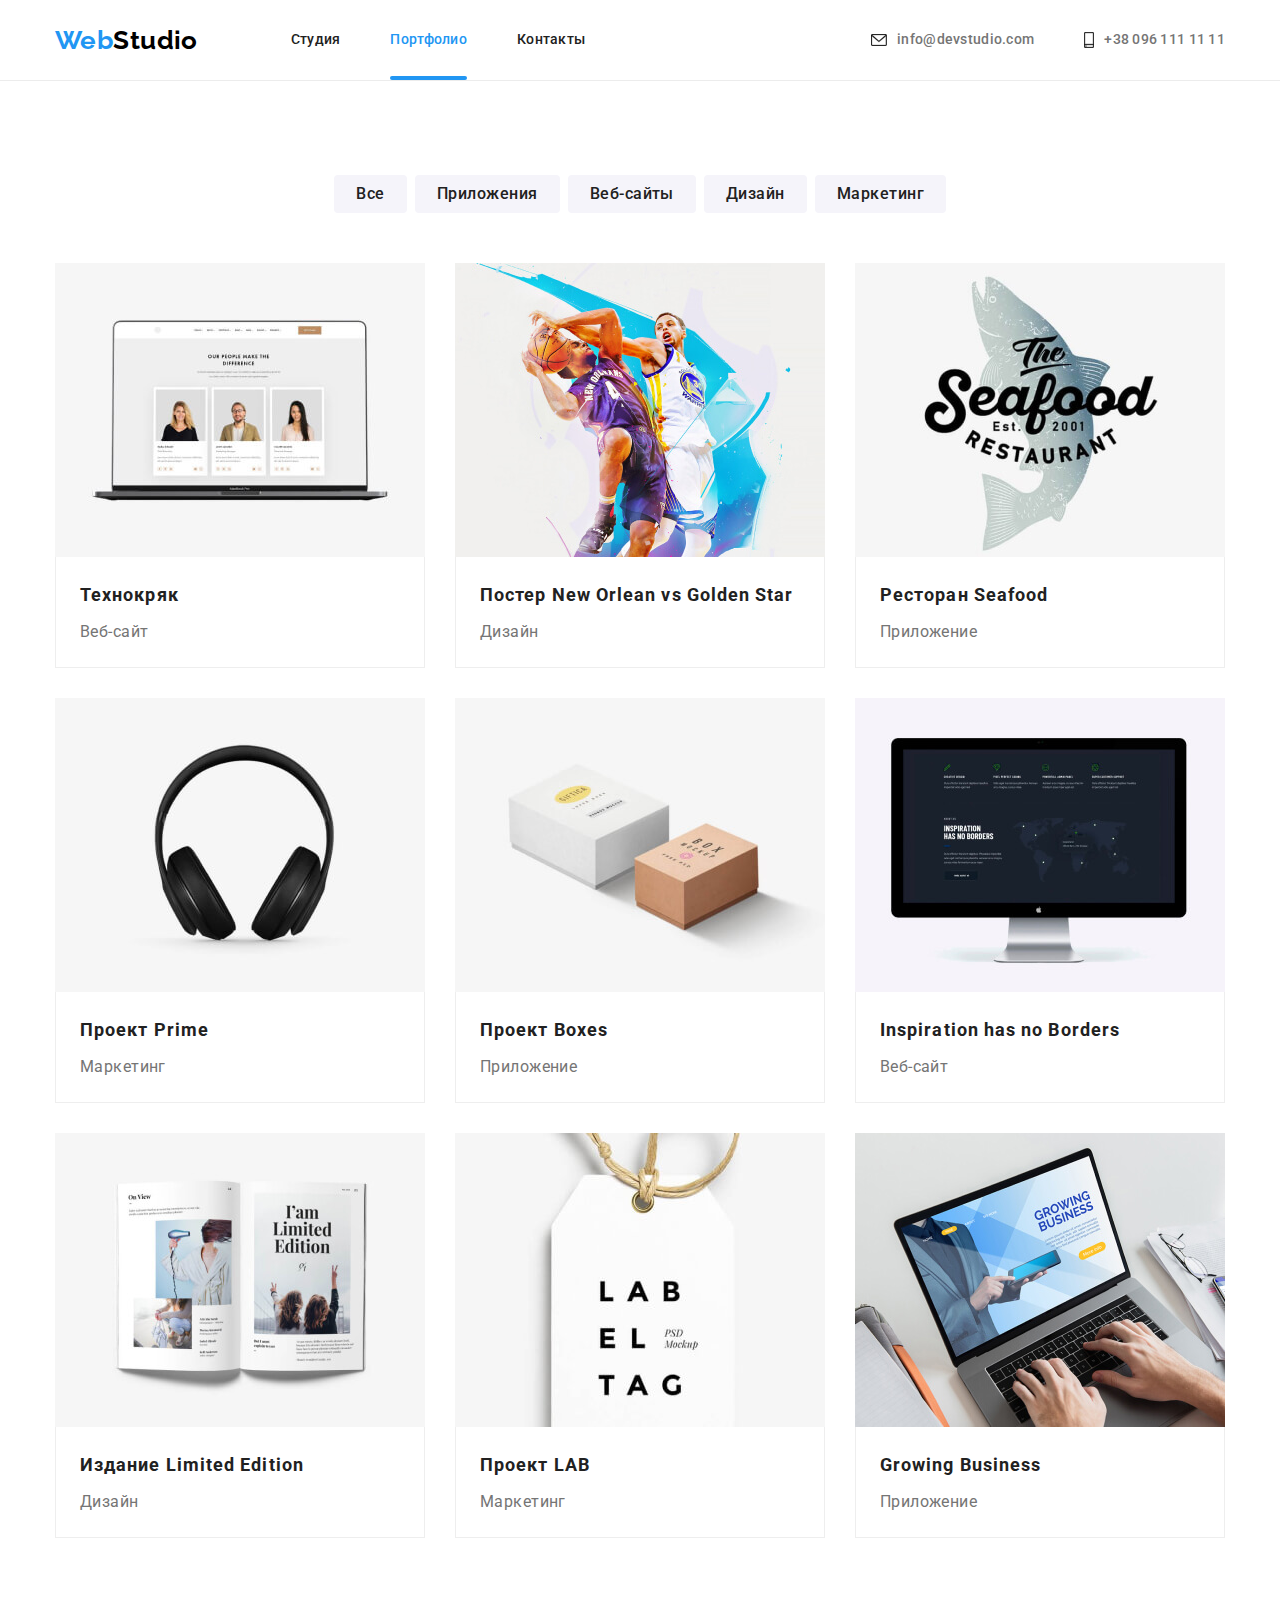
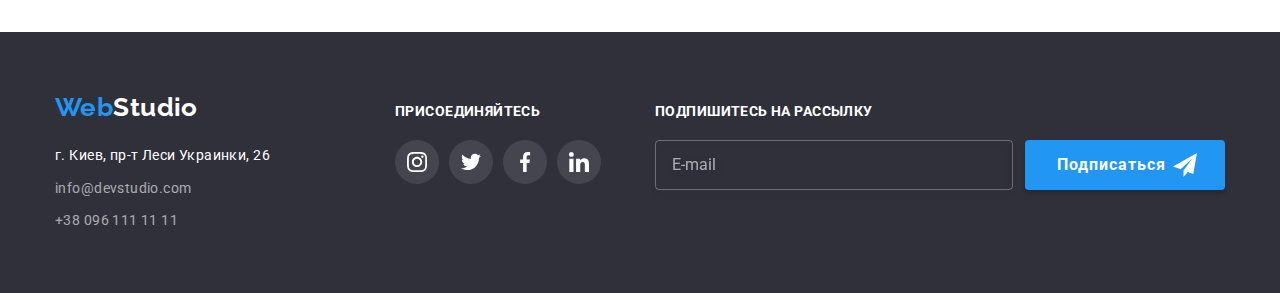
<file: portfolio.html>
<!DOCTYPE html>
<html lang="ru">
  <head>
    <meta charset="UTF-8" />
    <meta http-equiv="X-UA-Compatible" content="IE=edge" />
    <meta name="viewport" content="width=device-width, initial-scale=1.0" />
    <title>Портфолио</title>
    <link
      rel="stylesheet"
      href="https://cdnjs.cloudflare.com/ajax/libs/modern-normalize/1.0.0/modern-normalize.css"
    />
    <link rel="preconnect" href="https://fonts.gstatic.com" />
    <link
      href="https://fonts.googleapis.com/css2?family=Raleway:wght@700&family=Roboto:wght@400;500;700;900&display=swap"
      rel="stylesheet"
    />
    <link rel="stylesheet" href="./css/main.min.css" />
    <link rel="stylesheet" href="./css/main.css" />
  </head>
  <body>
    <header class="header">
      <div class="container">
        <div class="header--positioning">
          <nav class="nav header__nav">
            <a class="link logo header__logo" href="./">
              <span class="logo__span">Web</span>Studio</a
            >
            <ul class="list menu">
              <li class="menu__item">
                <a class="link menu__link" href="./index.html">Студия</a>
              </li>
              <li class="menu__item">
                <a
                  class="link menu__link menu__link--active"
                  href="./portfolio.html"
                  >Портфолио</a
                >
              </li>
              <li class="menu__item">
                <a class="link menu__link" href="#contacts">Контакты</a>
              </li>
            </ul>
          </nav>
          <button class="mobile-menu__btn-open">
            <svg class="mobile-menu__svg-open" width="40" height="40">
              <use href="./images/icons/sprite.svg#icon-menu"></use>
            </svg>
          </button>
          <ul class="list contacts">
            <li class="contacts__item">
              <a class="link contacts__link" href="mailto:info@devstudio.com">
                <svg
                  class="contacts__icon contacts__icon--start"
                  width="16"
                  height="12"
                >
                  <use href="./images/icons/sprite.svg#icon-envelope"></use>
                </svg>
                info@devstudio.com</a
              >
            </li>
            <li class="contacts__item">
              <a class="link contacts__link" href="tel:+380961111111">
                <svg
                  class="contacts__icon contacts__icon--start"
                  width="10"
                  height="16"
                >
                  <use href="./images/icons/sprite.svg#icon-smartphone"></use>
                </svg>
                +38 096 111 11 11</a
              >
            </li>
          </ul>
          <div class="mobile-menu is-hidden">
            <div class="mobile-menu__container">
              <button class="mobile-menu__btn-close">
                <svg class="mobile-menu__svg-close" width="18" height="18">
                  <use href="./images/icons/sprite.svg#icon-menu-close"></use>
                </svg>
              </button>

              <ul class="list mobile-menu__list">
                <li class="mobile-menu__item">
                  <a class="link mobile-menu__link" href="./index.html"
                    >Студия</a
                  >
                </li>
                <li class="mobile-menu__item">
                  <a
                    class="link mobile-menu__link mobile-menu__link--active"
                    href="./portfolio.html"
                    >Портфолио</a
                  >
                </li>
                <li class="mobile-menu__item">
                  <a class="link mobile-menu__link" href="#contacts"
                    >Контакты</a
                  >
                </li>
              </ul>
              <div class="momile-menu__bottom">
                <ul class="list mobile-menu__contacts-list">
                  <li class="mobile-menu__contacts-item">
                    <a
                      class="link mobile-menu__contacts-link"
                      href="tel:+380961111111"
                    >
                      +38 096 111 11 11</a
                    >
                  </li>
                  <li class="mobile-menu__contacts-item">
                    <a
                      class="link mobile-menu__contacts-link"
                      href="mailto:info@devstudio.com"
                    >
                      info@devstudio.com</a
                    >
                  </li>
                </ul>
                <ul class="list mobile-menu__social-list">
                  <li class="list mobile-menu__social-item">
                    <a
                      class="link mobile-menu__social-link"
                      href="https://www.instagram.com/"
                      rel="noopener noreferrer"
                    >
                      Instagram
                    </a>
                  </li>
                  <li class="list mobile-menu__social-item">
                    <a
                      class="link mobile-menu__social-link"
                      href="https://twitter.com/"
                      rel="noopener noreferrer"
                    >
                      Twitter
                    </a>
                  </li>
                  <li class="list mobile-menu__social-item">
                    <a
                      class="link mobile-menu__social-link"
                      href="https://www.facebook.com/"
                      rel="noopener noreferrer"
                    >
                      Facebook
                    </a>
                  </li>
                  <li class="list mobile-menu__social-item">
                    <a
                      class="link mobile-menu__social-link"
                      href="https://www.linkedin.com/"
                      rel="noopener noreferrer"
                    >
                      LinkedIn
                    </a>
                  </li>
                </ul>
              </div>
            </div>
          </div>
        </div>
      </div>
    </header>
    <main>
      <section class="section portfolio">
        <div class="container">
          <ul class="list filter portfolio__filter">
            <li class="filter__item">
              <button class="filter__btn" type="button">Все</button>
            </li>
            <li class="filter__item">
              <button class="filter__btn" type="button">Приложения</button>
            </li>
            <li class="filter__item">
              <button class="filter__btn" type="button">Веб-сайты</button>
            </li>
            <li class="filter__item">
              <button class="filter__btn" type="button">Дизайн</button>
            </li>
            <li class="filter__item">
              <button class="filter__btn" type="button">Маркетинг</button>
            </li>
          </ul>
          <ul class="list card-set portfolio__card-set">
            <li class="card-set__item">
              <a href="#" class="link card-set__link">
                <div class="card-set__product">
                  <picture>
                    <source
                      srcset="
                        images/gallery/desktop/portfolio/portfolio1.jpg    1x,
                        images/gallery/desktop/portfolio/portfolio1@2x.jpg 2x
                      "
                      media="(min-width:1200px)"
                      type="image/jpeg"
                    />
                    <source
                      srcset="
                        images/gallery/tablet/portfolio/portfolio1.jpg    1x,
                        images/gallery/tablet/portfolio/portfolio1@2x.jpg 2x
                      "
                      media="(min-width:768px)"
                      type="image/jpeg"
                    />
                    <source
                      srcset="
                        images/gallery/mobile/portfolio/portfolio1.jpg    1x,
                        images/gallery/mobile/portfolio/portfolio1@2x.jpg 2x
                      "
                      media="(max-width:767px)"
                      type="image/jpeg"
                    />
                    <img
                      src="./images/gallery/mobile/portfolio/portfolio1.jpg"
                      class="team__img"
                      width="450"
                      alt="Технокряк"
                    />
                  </picture>
                  <div class="card-set__overlay">
                    <p class="card-set__text">
                      Технокряк это современная площадка распространения
                      коронавируса. Компании используют эту платформу для
                      цифрового шпионажа и атак на защищённые сервера
                      конкурентов.
                    </p>
                  </div>
                </div>
                <div class="card-set__info card-set--first">
                  <h2 class="title card-set__projects-title">Технокряк</h2>
                  <p class="card-set__projects-item">Веб-сайт</p>
                </div>
              </a>
            </li>
            <li class="card-set__item">
              <a href="#" class="link card-set__link">
                <div class="card-set__product">
                  <picture>
                    <source
                      srcset="
                        images/gallery/desktop/portfolio/portfolio2.jpg    1x,
                        images/gallery/desktop/portfolio/portfolio2@2x.jpg 2x
                      "
                      media="(min-width:1200px)"
                      type="image/jpeg"
                    />
                    <source
                      srcset="
                        images/gallery/tablet/portfolio/portfolio2.jpg    1x,
                        images/gallery/tablet/portfolio/portfolio2@2x.jpg 2x
                      "
                      media="(min-width:768px)"
                      type="image/jpeg"
                    />
                    <source
                      srcset="
                        images/gallery/mobile/portfolio/portfolio2.jpg    1x,
                        images/gallery/mobile/portfolio/portfolio2@2x.jpg 2x
                      "
                      media="(max-width:767px)"
                      type="image/jpeg"
                    />
                    <img
                      class="card-set__img"
                      src="./images/gallery/mobile/portfolio/portfolio2.jpg"
                      alt="Постер New Orlean vs Golden Star"
                      width="450"
                    />
                  </picture>
                  <div class="card-set__overlay">
                    <p class="card-set__text">
                      Технокряк это современная площадка распространения
                      коронавируса. Компании используют эту платформу для
                      цифрового шпионажа и атак на защищённые сервера
                      конкурентов.
                    </p>
                  </div>
                </div>
                <div class="card-set__info">
                  <h2 class="title card-set__projects-title">
                    Постер New Orlean vs Golden Star
                  </h2>
                  <p class="card-set__projects-item">Дизайн</p>
                </div>
              </a>
            </li>
            <li class="card-set__item">
              <a href="#" class="link card-set__link">
                <div class="card-set__product">
                  <picture>
                    <source
                      srcset="
                        images/gallery/desktop/portfolio/portfolio3.jpg    1x,
                        images/gallery/desktop/portfolio/portfolio3@2x.jpg 2x
                      "
                      media="(min-width:1200px)"
                      type="image/jpeg"
                    />
                    <source
                      srcset="
                        images/gallery/tablet/portfolio/portfolio3.jpg    1x,
                        images/gallery/tablet/portfolio/portfolio3@2x.jpg 2x
                      "
                      media="(min-width:768px)"
                      type="image/jpeg"
                    />
                    <source
                      srcset="
                        images/gallery/mobile/portfolio/portfolio3.jpg    1x,
                        images/gallery/mobile/portfolio/portfolio3@2x.jpg 2x
                      "
                      media="(max-width:767px)"
                      type="image/jpeg"
                    />
                    <img
                      class="card-set__img"
                      src="./ images/gallery/mobile/portfolio/portfolio3.jpg"
                      alt="Ресторан Seafood"
                      width="450"
                    />
                  </picture>
                  <div class="card-set__overlay">
                    <p class="card-set__text">
                      Технокряк это современная площадка распространения
                      коронавируса. Компании используют эту платформу для
                      цифрового шпионажа и атак на защищённые сервера
                      конкурентов.
                    </p>
                  </div>
                </div>
                <div class="card-set__info">
                  <h2 class="title card-set__projects-title">
                    Ресторан Seafood
                  </h2>
                  <p class="card-set__projects-item">Приложение</p>
                </div>
              </a>
            </li>
            <li class="card-set__item">
              <a href="#" class="link card-set__link">
                <div class="card-set__product">
                  <picture>
                    <source
                      srcset="
                        images/gallery/desktop/portfolio/portfolio4.jpg    1x,
                        images/gallery/desktop/portfolio/portfolio4@2x.jpg 2x
                      "
                      media="(min-width:1200px)"
                      type="image/jpeg"
                    />
                    <source
                      srcset="
                        images/gallery/tablet/portfolio/portfolio4.jpg    1x,
                        images/gallery/tablet/portfolio/portfolio4@2x.jpg 2x
                      "
                      media="(min-width:768px)"
                      type="image/jpeg"
                    />
                    <source
                      srcset="
                        images/gallery/mobile/portfolio/portfolio4.jpg    1x,
                        images/gallery/mobile/portfolio/portfolio4@2x.jpg 2x
                      "
                      media="(max-width:767px)"
                      type="image/jpeg"
                    />
                    <img
                      class="card-set__img"
                      src="./images/gallery/mobile/portfolio/portfolio4.jpg"
                      alt="Проект Prime"
                      width="450"
                    />
                  </picture>

                  <div class="card-set__overlay">
                    <p class="card-set__text">
                      Технокряк это современная площадка распространения
                      коронавируса. Компании используют эту платформу для
                      цифрового шпионажа и атак на защищённые сервера
                      конкурентов.
                    </p>
                  </div>
                </div>
                <div class="card-set__info">
                  <h2 class="title card-set__projects-title">Проект Prime</h2>
                  <p class="card-set__projects-item">Маркетинг</p>
                </div>
              </a>
            </li>
            <li class="card-set__item">
              <a href="#" class="link card-set__link">
                <div class="card-set__product">
                  <picture>
                    <source
                      srcset="
                        images/gallery/desktop/portfolio/portfolio5.jpg    1x,
                        images/gallery/desktop/portfolio/portfolio5@2x.jpg 2x
                      "
                      media="(min-width:1200px)"
                      type="image/jpeg"
                    />
                    <source
                      srcset="
                        images/gallery/tablet/portfolio/portfolio5.jpg    1x,
                        images/gallery/tablet/portfolio/portfolio5@2x.jpg 2x
                      "
                      media="(min-width:768px)"
                      type="image/jpeg"
                    />
                    <source
                      srcset="
                        images/gallery/mobile/portfolio/portfolio5.jpg    1x,
                        images/gallery/mobile/portfolio/portfolio5@2x.jpg 2x
                      "
                      media="(max-width:767px)"
                      type="image/jpeg"
                    />
                    <img
                      class="card-set__img"
                      src="./images/gallery/mobile/portfolio/portfolio5.jpg.jpg"
                      alt="Проект Boxes"
                      width="450"
                    />
                  </picture>

                  <div class="card-set__overlay">
                    <p class="card-set__text">
                      Технокряк это современная площадка распространения
                      коронавируса. Компании используют эту платформу для
                      цифрового шпионажа и атак на защищённые сервера
                      конкурентов.
                    </p>
                  </div>
                </div>
                <div class="card-set__info">
                  <h2 class="title card-set__projects-title">Проект Boxes</h2>
                  <p class="card-set__projects-item">Приложение</p>
                </div>
              </a>
            </li>
            <li class="card-set__item">
              <a href="#" class="link card-set__link">
                <div class="card-set__product">
                  <picture>
                    <source
                      srcset="
                        images/gallery/desktop/portfolio/portfolio6.jpg    1x,
                        images/gallery/desktop/portfolio/portfolio6@2x.jpg 2x
                      "
                      media="(min-width:1200px)"
                      type="image/jpeg"
                    />
                    <source
                      srcset="
                        images/gallery/tablet/portfolio/portfolio6.jpg    1x,
                        images/gallery/tablet/portfolio/portfolio6@2x.jpg 2x
                      "
                      media="(min-width:768px)"
                      type="image/jpeg"
                    />
                    <source
                      srcset="
                        images/gallery/mobile/portfolio/portfolio6.jpg    1x,
                        images/gallery/mobile/portfolio/portfolio6@2x.jpg 2x
                      "
                      media="(max-width:767px)"
                      type="image/jpeg"
                    />
                    <img
                      class="card-set__img"
                      src="./images/gallery/mobile/portfolio/portfolio6.jpg"
                      alt="Inspiration has no Borders"
                      width="450"
                    />
                  </picture>
                  <div class="card-set__overlay">
                    <p class="card-set__text">
                      Технокряк это современная площадка распространения
                      коронавируса. Компании используют эту платформу для
                      цифрового шпионажа и атак на защищённые сервера
                      конкурентов.
                    </p>
                  </div>
                </div>
                <div class="card-set__info">
                  <h2 class="title card-set__projects-title">
                    Inspiration has no Borders
                  </h2>
                  <p class="card-set__projects-item">Веб-сайт</p>
                </div>
              </a>
            </li>
            <li class="card-set__item">
              <a href="#" class="link card-set__link">
                <div class="card-set__product">
                  <picture>
                    <source
                      srcset="
                        images/gallery/desktop/portfolio/portfolio7.jpg    1x,
                        images/gallery/desktop/portfolio/portfolio7@2x.jpg 2x
                      "
                      media="(min-width:1200px)"
                      type="image/jpeg"
                    />
                    <source
                      srcset="
                        images/gallery/tablet/portfolio/portfolio7.jpg    1x,
                        images/gallery/tablet/portfolio/portfolio7@2x.jpg 2x
                      "
                      media="(min-width:768px)"
                      type="image/jpeg"
                    />
                    <source
                      srcset="
                        images/gallery/mobile/portfolio/portfolio7.jpg    1x,
                        images/gallery/mobile/portfolio/portfolio7@2x.jpg 2x
                      "
                      media="(max-width:767px)"
                      type="image/jpeg"
                    />
                    <img
                      class="card-set__img"
                      src="./images/gallery/mobile/portfolio/portfolio7.jpg "
                      alt="Издание Limited Edition"
                      width="450"
                    />
                  </picture>
                  <div class="card-set__overlay">
                    <p class="card-set__text">
                      Технокряк это современная площадка распространения
                      коронавируса. Компании используют эту платформу для
                      цифрового шпионажа и атак на защищённые сервера
                      конкурентов.
                    </p>
                  </div>
                </div>
                <div class="card-set__info">
                  <h2 class="title card-set__projects-title">
                    Издание Limited Edition
                  </h2>
                  <p class="card-set__projects-item">Дизайн</p>
                </div>
              </a>
            </li>
            <li class="card-set__item">
              <a href="#" class="link card-set__link">
                <div class="card-set__product">
                  <picture>
                    <source
                      srcset="
                        images/gallery/desktop/portfolio/portfolio8.jpg    1x,
                        images/gallery/desktop/portfolio/portfolio8@2x.jpg 2x
                      "
                      media="(min-width:1200px)"
                      type="image/jpeg"
                    />
                    <source
                      srcset="
                        images/gallery/tablet/portfolio/portfolio8.jpg    1x,
                        images/gallery/tablet/portfolio/portfolio8@2x.jpg 2x
                      "
                      media="(min-width:768px)"
                      type="image/jpeg"
                    />
                    <source
                      srcset="
                        images/gallery/mobile/portfolio/portfolio8.jpg    1x,
                        images/gallery/mobile/portfolio/portfolio8@2x.jpg 2x
                      "
                      media="(max-width:767px)"
                      type="image/jpeg"
                    />
                    <img
                      class="card-set__img"
                      src="./images/gallery/mobile/portfolio/portfolio8.jpg"
                      alt="Проект LAB"
                      width="450"
                    />
                  </picture>
                  <div class="card-set__overlay">
                    <p class="card-set__text">
                      Технокряк это современная площадка распространения
                      коронавируса. Компании используют эту платформу для
                      цифрового шпионажа и атак на защищённые сервера
                      конкурентов.
                    </p>
                  </div>
                </div>
                <div class="card-set__info">
                  <h2 class="title card-set__projects-title">Проект LAB</h2>
                  <p class="card-set__projects-item">Маркетинг</p>
                </div>
              </a>
            </li>
            <li class="card-set__item">
              <a href="#" class="link card-set__link">
                <div class="card-set__product">
                  <picture>
                    <source
                      srcset="
                        images/gallery/desktop/portfolio/portfolio9.jpg    1x,
                        images/gallery/desktop/portfolio/portfolio9@2x.jpg 2x
                      "
                      media="(min-width:1200px)"
                      type="image/jpeg"
                    />
                    <source
                      srcset="
                        images/gallery/tablet/portfolio/portfolio9.jpg    1x,
                        images/gallery/tablet/portfolio/portfolio9@2x.jpg 2x
                      "
                      media="(min-width:768px)"
                      type="image/jpeg"
                    />
                    <source
                      srcset="
                        images/gallery/mobile/portfolio/portfolio9.jpg    1x,
                        images/gallery/mobile/portfolio/portfolio9@2x.jpg 2x
                      "
                      media="(max-width:767px)"
                      type="image/jpeg"
                    />
                    <img
                      class="card-set__img"
                      src="./images/gallery/mobile/portfolio/portfolio9.jpg"
                      alt="Growing Business"
                      width="450"
                    />
                  </picture>
                  <div class="card-set__overlay">
                    <p class="card-set__text">
                      Технокряк это современная площадка распространения
                      коронавируса. Компании используют эту платформу для
                      цифрового шпионажа и атак на защищённые сервера
                      конкурентов.
                    </p>
                  </div>
                </div>
                <div class="card-set__info">
                  <h2 class="title card-set__projects-title">
                    Growing Business
                  </h2>
                  <p class="card-set__projects-item">Приложение</p>
                </div>
              </a>
            </li>
          </ul>
        </div>
      </section>
    </main>
    <footer class="footer" id="contacts">
      <div class="container footer--positioning">
        <div class="address-section footer__address-section">
          <a class="link logo" href="./">
            <span class="logo__span"> Web</span>Studio
          </a>
          <address class="address footer__address">
            <ul class="list address__list">
              <li class="address__item">
                <a
                  class="link address__link address--map"
                  href="https://goo.gl/maps/7yWL4o9HkrsM5cYJ9"
                  target="_blank"
                  rel="noopener noreferrer nofollow"
                >
                  г. Киев, пр-т Леси Украинки, 26
                </a>
              </li>
              <li class="list address__item">
                <a class="link address__link" href="mailto:info@devstudio.com">
                  info@devstudio.com
                </a>
              </li>
              <li class="list address__item">
                <a class="link address__link" href="tel:+380961111111">
                  +38 096 111 11 11
                </a>
              </li>
            </ul>
          </address>
        </div>
        <div class="social-icons-section footer__social-icons-section">
          <h2 class="social-icons-section__title">присоединяйтесь</h2>
          <ul class="list social-icons">
            <li class="social-icons__item">
              <a
                href="https://www.instagram.com/"
                class="link social-icons__link social-icons__link--bgc"
                target="_blank"
                rel="noopener noreferrer"
              >
                <svg
                  class="social-icons__svg social-icons__svg--fill"
                  width="20"
                  height="20"
                >
                  <use href="./images/icons/sprite.svg#icon-instagram"></use>
                </svg>
              </a>
            </li>
            <li class="social-icons__item">
              <a
                href="https://twitter.com/"
                class="link social-icons__link social-icons__link--bgc"
                target="_blank"
                rel="noopener noreferrer"
              >
                <svg
                  class="social-icons__svg social-icons__svg--fill"
                  width="20"
                  height="20"
                >
                  <use href="./images/icons/sprite.svg#icon-twitter"></use>
                </svg>
              </a>
            </li>
            <li class="social-icons__item">
              <a
                href="https://www.facebook.com/"
                class="link social-icons__link social-icons__link--bgc"
                target="_blank"
                rel="noopener noreferrer"
              >
                <svg
                  class="social-icons__svg social-icons__svg--fill"
                  width="20"
                  height="20"
                >
                  <use href="./images/icons/sprite.svg#icon-facebook"></use>
                </svg>
              </a>
            </li>
            <li class="social-icons__item">
              <a
                href="https://www.linkedin.com/"
                class="link social-icons__link social-icons__link--bgc"
                target="_blank"
                rel="noopener noreferrer"
              >
                <svg
                  class="social-icons__svg social-icons__svg--fill"
                  width="20"
                  height="20"
                >
                  <use href="./images/icons/sprite.svg#icon-linkedin"></use>
                </svg>
              </a>
            </li>
          </ul>
        </div>
        <form class="footer-form">
          <h2 class="footer-form__title">Подпишитесь на рассылку</h2>
          <div class="footer-form__field">
            <input
              type="email"
              name="user-email"
              class="footer-form__input"
              placeholder="E-mail"
            />
            <button type="submit" class="btn btn--positioning-svg">
              Подписаться
              <svg class="btn__icon" width="24" height="24">
                <use href="./images/icons/icons.svg#icon-send"></use>
              </svg>
            </button>
          </div>
        </form>
      </div>
    </footer>
    <script src="./js/mobile-menu.js"></script>
  </body>
</html>
</file>
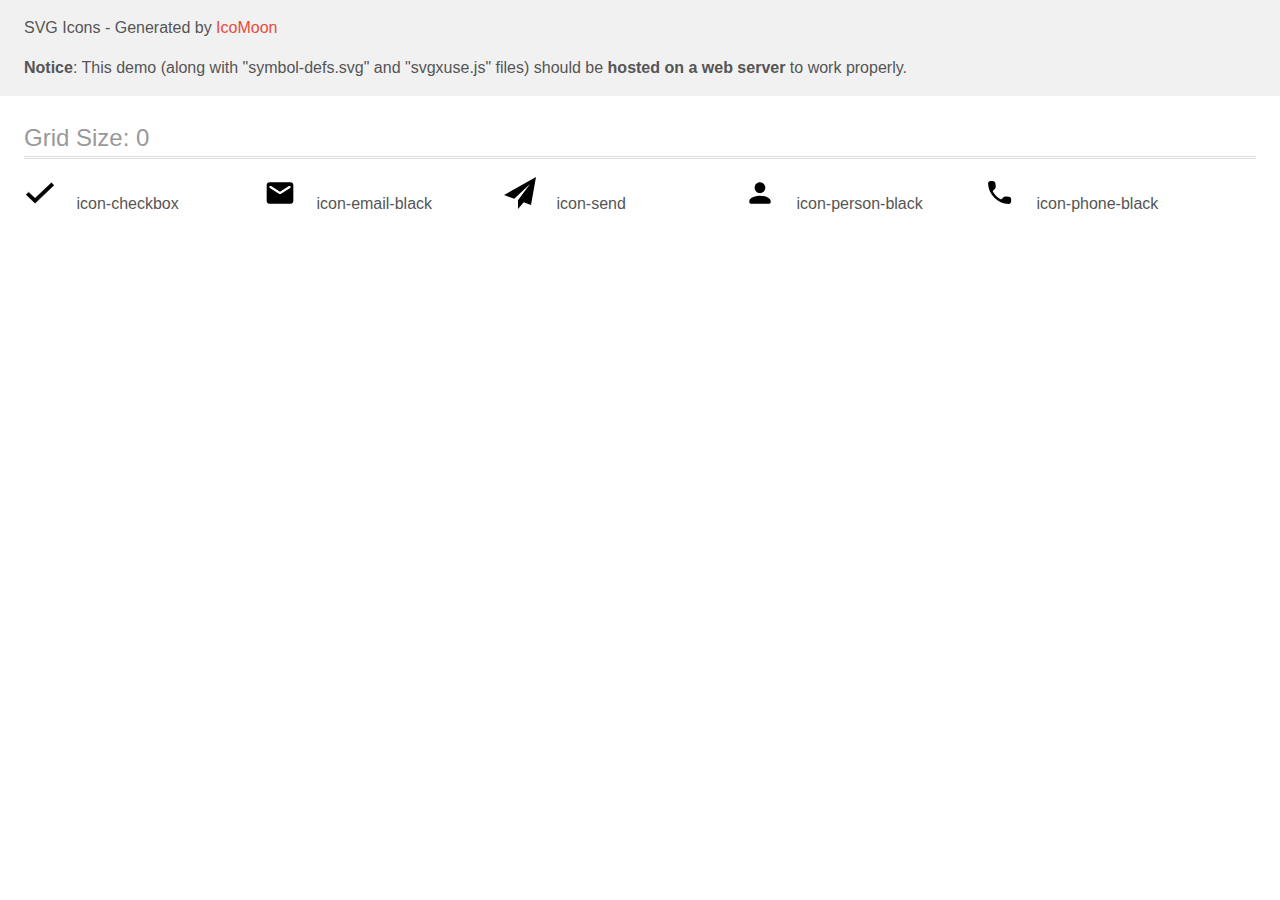
<file: images/icons/icons-form/icomoon-form/demo-external-svg.html>
<!doctype html>
<html>
<head>
    <title>IcoMoon - SVG Icons</title>
    <meta charset="utf-8">
    <meta name="viewport" content="width=device-width, initial-scale=1">
    <link rel="stylesheet" href="demo-files/demo.css">
    <link rel="stylesheet" href="style.css">
</head>
<body>
<header class="bgc1 clearfix">
<div class="mhl">
    <p>SVG Icons - Generated by <a href="https://icomoon.io/app">IcoMoon</a></p><p><strong>Notice</strong>: This demo (along with "symbol-defs.svg" and "svgxuse.js" files) should be <b>hosted on a web server</b> to work properly.</p>
</div>
</header>
    <div class="clearfix mhl ptl">
        <h1 class="mvm mtn fgc1">Grid Size: 0</h1>
        <div class="glyph fs1">
            <div class="clearfix pbs">
                <svg class="icon icon-checkbox"><use xlink:href="symbol-defs.svg#icon-checkbox"></use></svg><span class="name"> icon-checkbox</span>
            </div>
        </div>
        <div class="glyph fs1">
            <div class="clearfix pbs">
                <svg class="icon icon-email-black"><use xlink:href="symbol-defs.svg#icon-email-black"></use></svg><span class="name"> icon-email-black</span>
            </div>
        </div>
        <div class="glyph fs1">
            <div class="clearfix pbs">
                <svg class="icon icon-send"><use xlink:href="symbol-defs.svg#icon-send"></use></svg><span class="name"> icon-send</span>
            </div>
        </div>
        <div class="glyph fs1">
            <div class="clearfix pbs">
                <svg class="icon icon-person-black"><use xlink:href="symbol-defs.svg#icon-person-black"></use></svg><span class="name"> icon-person-black</span>
            </div>
        </div>
        <div class="glyph fs1">
            <div class="clearfix pbs">
                <svg class="icon icon-phone-black"><use xlink:href="symbol-defs.svg#icon-phone-black"></use></svg><span class="name"> icon-phone-black</span>
            </div>
        </div>
  </div>
<script defer src="svgxuse.js"></script>
</body>
</html>
</file>
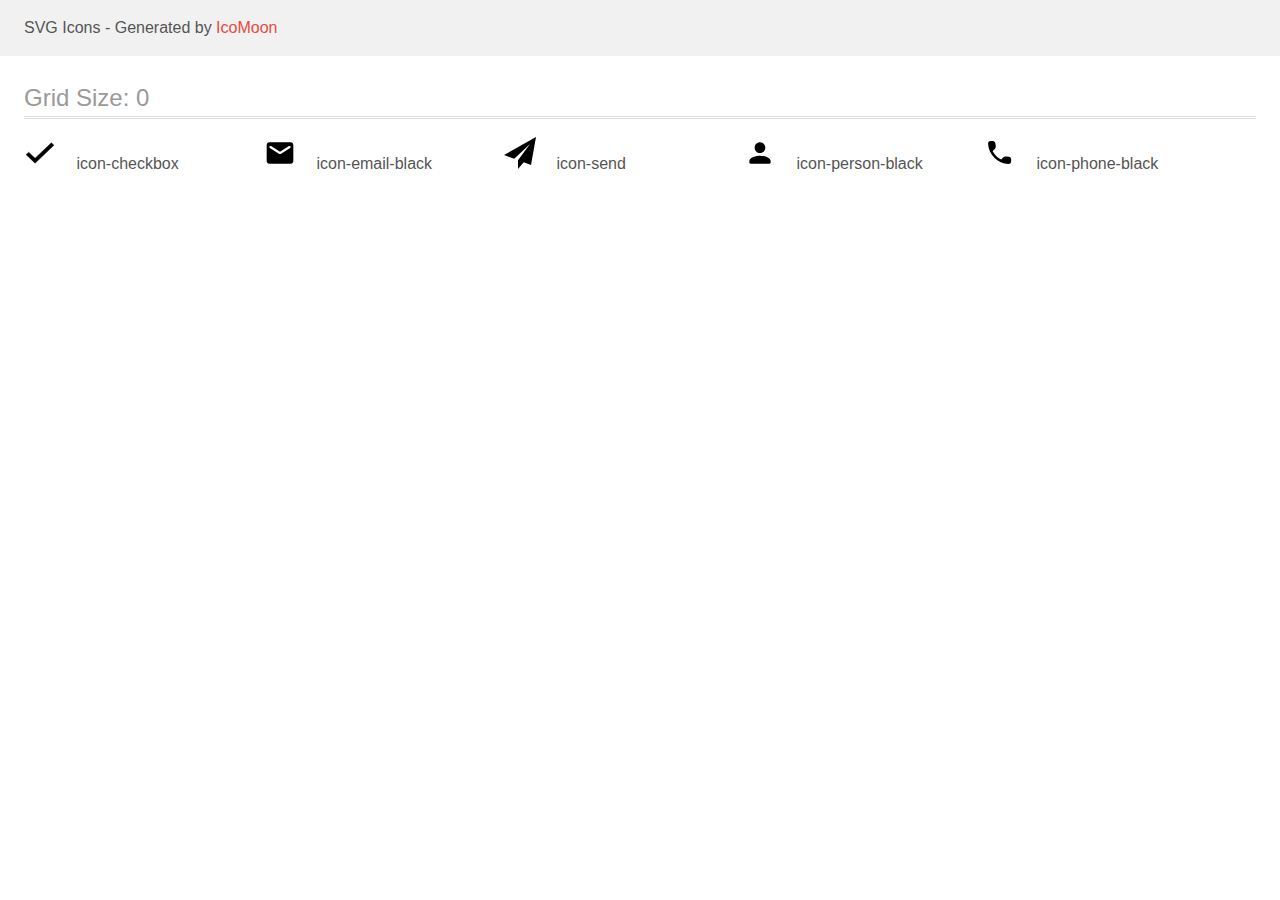
<file: images/icons/icons-form/icomoon-form/demo.html>
<!doctype html>
<html>
<head>
    <title>IcoMoon - SVG Icons</title>
    <meta charset="utf-8">
    <meta name="viewport" content="width=device-width, initial-scale=1">
    <link rel="stylesheet" href="demo-files/demo.css">
    <link rel="stylesheet" href="style.css">
</head>
<body>
<svg aria-hidden="true" style="position: absolute; width: 0; height: 0; overflow: hidden;" version="1.1" xmlns="http://www.w3.org/2000/svg" xmlns:xlink="http://www.w3.org/1999/xlink">
<defs>
<symbol id="icon-checkbox" viewBox="0 0 32 32">
<path stroke-linejoin="miter" stroke-linecap="butt" stroke-miterlimit="4" stroke-width="0.4923" d="M4.817 15.39l-0.17-0.162-0.17 0.16-2.373 2.25 0.187 0.18 8.775 8.369 0.17-0.162 18.658-17.799-0.187-0.177-2.341-2.233-0.17 0.162-16.13 15.375-6.25-5.962z"></path>
</symbol>
<symbol id="icon-email-black" viewBox="0 0 32 32">
<path d="M26.667 5.333h-21.333c-1.467 0-2.652 1.2-2.652 2.667l-0.014 16c0 1.467 1.2 2.667 2.667 2.667h21.333c1.467 0 2.667-1.2 2.667-2.667v-16c0-1.467-1.2-2.667-2.667-2.667zM26.133 11.001l-9.426 5.892c-0.201 0.126-0.446 0.2-0.708 0.2s-0.506-0.075-0.713-0.204l0.006 0.003-9.426-5.892c-0.336-0.201-0.557-0.562-0.557-0.975 0-0.625 0.507-1.132 1.132-1.132 0.233 0 0.449 0.070 0.629 0.19l-0.004-0.003 8.933 5.586 8.933-5.588c0.176-0.118 0.392-0.188 0.624-0.188 0.625 0 1.132 0.507 1.132 1.132 0 0.413-0.221 0.775-0.552 0.972l-0.005 0.003z"></path>
</symbol>
<symbol id="icon-send" viewBox="0 0 32 32">
<path d="M32 0l-32 18 10.227 3.787 15.773-14.787-11.997 16.187 0.009 0.003-0.012-0.003v8.813l5.735-6.691 7.267 2.691 4.999-28z"></path>
</symbol>
<symbol id="icon-person-black" viewBox="0 0 32 32">
<path d="M16 16c2.946 0 5.333-2.388 5.333-5.333s-2.388-5.333-5.333-5.333v0c-2.946 0-5.333 2.388-5.333 5.333s2.388 5.333 5.333 5.333v0zM16 18.667c-3.561 0-10.667 1.787-10.667 5.333v1.333c0 0.732 0.599 1.333 1.333 1.333h18.667c0.732 0 1.333-0.601 1.333-1.333v-1.333c0-3.547-7.108-5.333-10.667-5.333z"></path>
</symbol>
<symbol id="icon-phone-black" viewBox="0 0 32 32">
<path d="M24.882 19.774l-3.268-0.373c-0.090-0.011-0.194-0.018-0.3-0.018-0.707 0-1.347 0.287-1.81 0.75l-2.368 2.368c-3.669-1.894-6.585-4.81-8.427-8.372l-0.051-0.108 2.382-2.377c0.463-0.463 0.75-1.103 0.75-1.81 0-0.106-0.006-0.21-0.019-0.312l0.001 0.012-0.373-3.243c-0.155-1.287-1.24-2.276-2.557-2.276-0.001 0-0.002 0-0.003 0h-2.226c-1.454 0-2.663 1.209-2.574 2.661 0.683 10.987 9.47 19.762 20.444 20.444 1.452 0.089 2.663-1.12 2.663-2.574v-2.226c0-0.004 0-0.008 0-0.012 0-1.308-0.985-2.386-2.253-2.532l-0.012-0.001z"></path>
</symbol>
</defs>
</svg>

<header class="bgc1 clearfix">
<div class="mhl">
    <p>SVG Icons - Generated by <a href="https://icomoon.io/app">IcoMoon</a></p>
</div>
</header>
    <div class="clearfix mhl ptl">
        <h1 class="mvm mtn fgc1">Grid Size: 0</h1>
        <div class="glyph fs1">
            <div class="clearfix pbs">
                <svg class="icon icon-checkbox"><use xlink:href="#icon-checkbox"></use></svg><span class="name"> icon-checkbox</span>
            </div>
        </div>
        <div class="glyph fs1">
            <div class="clearfix pbs">
                <svg class="icon icon-email-black"><use xlink:href="#icon-email-black"></use></svg><span class="name"> icon-email-black</span>
            </div>
        </div>
        <div class="glyph fs1">
            <div class="clearfix pbs">
                <svg class="icon icon-send"><use xlink:href="#icon-send"></use></svg><span class="name"> icon-send</span>
            </div>
        </div>
        <div class="glyph fs1">
            <div class="clearfix pbs">
                <svg class="icon icon-person-black"><use xlink:href="#icon-person-black"></use></svg><span class="name"> icon-person-black</span>
            </div>
        </div>
        <div class="glyph fs1">
            <div class="clearfix pbs">
                <svg class="icon icon-phone-black"><use xlink:href="#icon-phone-black"></use></svg><span class="name"> icon-phone-black</span>
            </div>
        </div>
  </div>
<script defer src="svgxuse.js"></script>
</body>
</html>
</file>
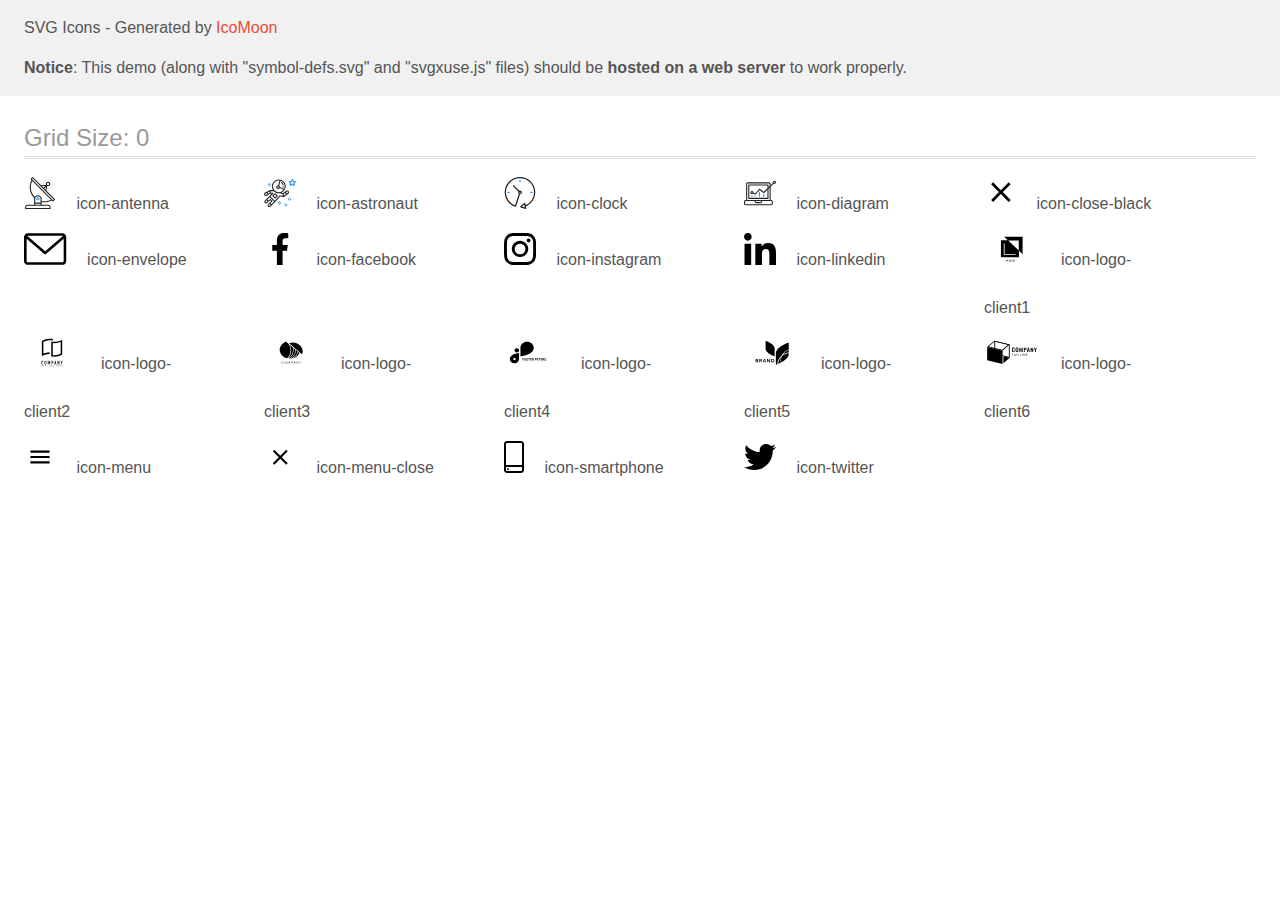
<file: images/icons/icons-opt/icomoon/demo-external-svg.html>
<!doctype html>
<html>
<head>
    <title>IcoMoon - SVG Icons</title>
    <meta charset="utf-8">
    <meta name="viewport" content="width=device-width, initial-scale=1">
    <link rel="stylesheet" href="demo-files/demo.css">
    <link rel="stylesheet" href="style.css">
</head>
<body>
<header class="bgc1 clearfix">
<div class="mhl">
    <p>SVG Icons - Generated by <a href="https://icomoon.io/app">IcoMoon</a></p><p><strong>Notice</strong>: This demo (along with "symbol-defs.svg" and "svgxuse.js" files) should be <b>hosted on a web server</b> to work properly.</p>
</div>
</header>
    <div class="clearfix mhl ptl">
        <h1 class="mvm mtn fgc1">Grid Size: 0</h1>
        <div class="glyph fs1">
            <div class="clearfix pbs">
                <svg class="icon icon-antenna"><use xlink:href="symbol-defs.svg#icon-antenna"></use></svg><span class="name"> icon-antenna</span>
            </div>
        </div>
        <div class="glyph fs1">
            <div class="clearfix pbs">
                <svg class="icon icon-astronaut"><use xlink:href="symbol-defs.svg#icon-astronaut"></use></svg><span class="name"> icon-astronaut</span>
            </div>
        </div>
        <div class="glyph fs1">
            <div class="clearfix pbs">
                <svg class="icon icon-clock"><use xlink:href="symbol-defs.svg#icon-clock"></use></svg><span class="name"> icon-clock</span>
            </div>
        </div>
        <div class="glyph fs1">
            <div class="clearfix pbs">
                <svg class="icon icon-diagram"><use xlink:href="symbol-defs.svg#icon-diagram"></use></svg><span class="name"> icon-diagram</span>
            </div>
        </div>
        <div class="glyph fs1">
            <div class="clearfix pbs">
                <svg class="icon icon-close-black"><use xlink:href="symbol-defs.svg#icon-close-black"></use></svg><span class="name"> icon-close-black</span>
            </div>
        </div>
        <div class="glyph fs1">
            <div class="clearfix pbs">
                <svg class="icon icon-envelope"><use xlink:href="symbol-defs.svg#icon-envelope"></use></svg><span class="name"> icon-envelope</span>
            </div>
        </div>
        <div class="glyph fs1">
            <div class="clearfix pbs">
                <svg class="icon icon-facebook"><use xlink:href="symbol-defs.svg#icon-facebook"></use></svg><span class="name"> icon-facebook</span>
            </div>
        </div>
        <div class="glyph fs1">
            <div class="clearfix pbs">
                <svg class="icon icon-instagram"><use xlink:href="symbol-defs.svg#icon-instagram"></use></svg><span class="name"> icon-instagram</span>
            </div>
        </div>
        <div class="glyph fs1">
            <div class="clearfix pbs">
                <svg class="icon icon-linkedin"><use xlink:href="symbol-defs.svg#icon-linkedin"></use></svg><span class="name"> icon-linkedin</span>
            </div>
        </div>
        <div class="glyph fs1">
            <div class="clearfix pbs">
                <svg class="icon icon-logo-client1"><use xlink:href="symbol-defs.svg#icon-logo-client1"></use></svg><span class="name"> icon-logo-client1</span>
            </div>
        </div>
        <div class="glyph fs1">
            <div class="clearfix pbs">
                <svg class="icon icon-logo-client2"><use xlink:href="symbol-defs.svg#icon-logo-client2"></use></svg><span class="name"> icon-logo-client2</span>
            </div>
        </div>
        <div class="glyph fs1">
            <div class="clearfix pbs">
                <svg class="icon icon-logo-client3"><use xlink:href="symbol-defs.svg#icon-logo-client3"></use></svg><span class="name"> icon-logo-client3</span>
            </div>
        </div>
        <div class="glyph fs1">
            <div class="clearfix pbs">
                <svg class="icon icon-logo-client4"><use xlink:href="symbol-defs.svg#icon-logo-client4"></use></svg><span class="name"> icon-logo-client4</span>
            </div>
        </div>
        <div class="glyph fs1">
            <div class="clearfix pbs">
                <svg class="icon icon-logo-client5"><use xlink:href="symbol-defs.svg#icon-logo-client5"></use></svg><span class="name"> icon-logo-client5</span>
            </div>
        </div>
        <div class="glyph fs1">
            <div class="clearfix pbs">
                <svg class="icon icon-logo-client6"><use xlink:href="symbol-defs.svg#icon-logo-client6"></use></svg><span class="name"> icon-logo-client6</span>
            </div>
        </div>
        <div class="glyph fs1">
            <div class="clearfix pbs">
                <svg class="icon icon-menu"><use xlink:href="symbol-defs.svg#icon-menu"></use></svg><span class="name"> icon-menu</span>
            </div>
        </div>
        <div class="glyph fs1">
            <div class="clearfix pbs">
                <svg class="icon icon-menu-close"><use xlink:href="symbol-defs.svg#icon-menu-close"></use></svg><span class="name"> icon-menu-close</span>
            </div>
        </div>
        <div class="glyph fs1">
            <div class="clearfix pbs">
                <svg class="icon icon-smartphone"><use xlink:href="symbol-defs.svg#icon-smartphone"></use></svg><span class="name"> icon-smartphone</span>
            </div>
        </div>
        <div class="glyph fs1">
            <div class="clearfix pbs">
                <svg class="icon icon-twitter"><use xlink:href="symbol-defs.svg#icon-twitter"></use></svg><span class="name"> icon-twitter</span>
            </div>
        </div>
  </div>
<script defer src="svgxuse.js"></script>
</body>
</html>
</file>
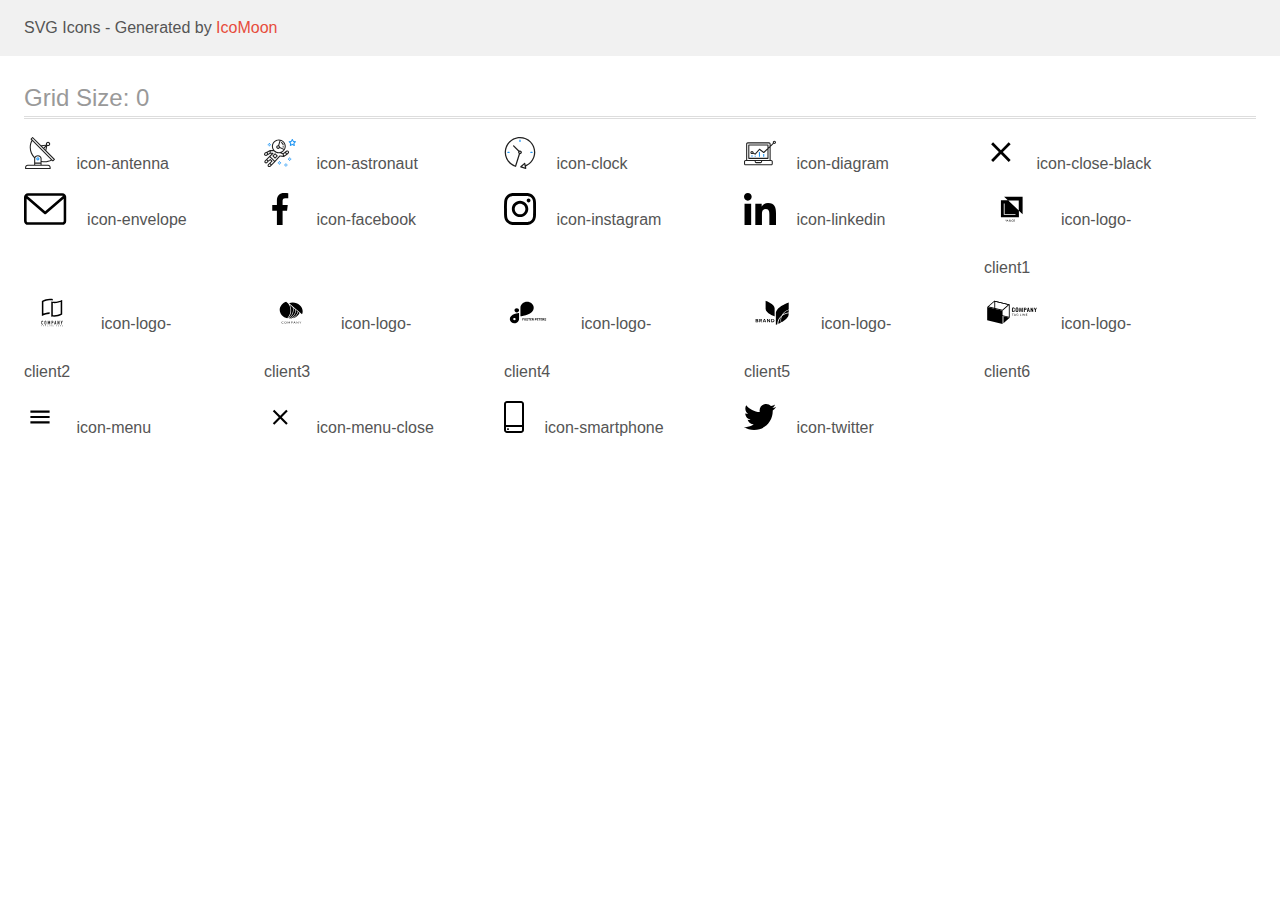
<file: images/icons/icons-opt/icomoon/demo.html>
<!doctype html>
<html>
<head>
    <title>IcoMoon - SVG Icons</title>
    <meta charset="utf-8">
    <meta name="viewport" content="width=device-width, initial-scale=1">
    <link rel="stylesheet" href="demo-files/demo.css">
    <link rel="stylesheet" href="style.css">
</head>
<body>
<svg aria-hidden="true" style="position: absolute; width: 0; height: 0; overflow: hidden;" version="1.1" xmlns="http://www.w3.org/2000/svg" xmlns:xlink="http://www.w3.org/1999/xlink">
<defs>
<symbol id="icon-antenna" viewBox="0 0 32 32">
<path fill="#212121" style="fill: var(--color1, #212121)" d="M30.773 22.098l-8.443-8.505 0.937-4.616c0.225 0.090 0.485 0.144 0.758 0.146h0.007c0.008 0 0.017 0 0.026 0 1.192 0 2.159-0.967 2.159-2.159s-0.967-2.159-2.159-2.159c-1.192 0-2.159 0.967-2.159 2.159 0 0.259 0.046 0.508 0.13 0.739l-0.005-0.015-4.96 0.606-8.091-8.133c-0.096-0.098-0.229-0.159-0.376-0.16h-0c-0.14 0.001-0.274 0.057-0.373 0.155l-1.512 1.504c-0.096 0.097-0.156 0.23-0.156 0.377s0.060 0.281 0.156 0.377v0l0.814 0.825c-1.143 2.062-1.816 4.522-1.816 7.139 0 4.106 1.656 7.824 4.336 10.525l-0.001-0.001c0.043 0.041 0.092 0.074 0.146 0.097-0.032 0.164-0.051 0.353-0.052 0.546v6.188h-6.4c-1.472 0.001-2.666 1.194-2.667 2.666v1.067c0 0.295 0.239 0.534 0.534 0.534h24.534c0.294 0 0.533-0.239 0.533-0.534v-1.067c-0.002-1.472-1.195-2.665-2.666-2.666h-6.4v-2.742c1.003 0.21 2.024 0.317 3.049 0.32 2.58-0.003 5.005-0.663 7.117-1.822l-0.077 0.039 0.818 0.823c0.099 0.101 0.235 0.159 0.376 0.16 0.14-0.001 0.274-0.057 0.373-0.155l1.512-1.504c0.096-0.097 0.156-0.23 0.156-0.377s-0.060-0.281-0.156-0.377v0zM23.28 6.233c0.193-0.192 0.459-0.31 0.752-0.31 0.589 0 1.067 0.478 1.067 1.066s-0.477 1.066-1.067 1.066c-0 0-0 0-0 0h-0.004c-0.587-0.003-1.061-0.479-1.061-1.066 0-0.295 0.12-0.563 0.314-0.756l0-0h-0.002zM22.024 9.737l-0.598 2.946-1.175-1.183 1.774-1.763zM21.419 8.835l-1.92 1.909-1.486-1.493 3.406-0.416zM24.004 28.8c0.884 0 1.6 0.716 1.6 1.6v0 0.534h-23.466v-0.534c0-0.884 0.716-1.6 1.6-1.6v0h20.267zM16.538 26.666v1.067h-5.334v-1.067h5.334zM11.204 25.6v-4.053c0-1.294 1.196-2.346 2.667-2.346s2.667 1.053 2.667 2.346v4.053h-5.334zM17.604 23.904v-2.357c0-1.882-1.675-3.413-3.733-3.413-0.017-0-0.038-0-0.058-0-1.353 0-2.54 0.707-3.213 1.771l-0.009 0.016c-2.36-2.482-3.812-5.846-3.812-9.55 0-2.314 0.567-4.496 1.569-6.414l-0.036 0.077 18.602 18.709c-1.823 0.947-3.979 1.502-6.266 1.502-1.079 0-2.128-0.124-3.136-0.357l0.093 0.018zM28.893 23.22l-21.057-21.181 0.754-0.752 7.935 7.98c0.004 0 0.006 0.007 0.010 0.010l13.114 13.191-0.757 0.752z"></path>
<path fill="#2196f3" style="fill: var(--color2, #2196f3)" d="M13.876 20.267h-0.005c-0.001 0-0.002 0-0.002 0-0.884 0-1.6 0.716-1.6 1.6s0.715 1.599 1.597 1.6h0.005c0.001 0 0.001 0 0.002 0 0.884 0 1.6-0.716 1.6-1.6s-0.715-1.599-1.598-1.6h-0zM14.249 22.245c-0.096 0.096-0.229 0.155-0.376 0.155-0.295 0-0.534-0.239-0.534-0.534s0.238-0.533 0.532-0.533h0c0.293 0.001 0.531 0.239 0.531 0.533 0 0.148-0.060 0.282-0.157 0.378l-0 0h0.005z"></path>
</symbol>
<symbol id="icon-astronaut" viewBox="0 0 32 32">
<path fill="#2196f3" style="fill: var(--color2, #2196f3)" d="M31.974 4.524c-0.064-0.191-0.227-0.332-0.427-0.362l-0.003-0-1.911-0.278-0.855-1.731c-0.179-0.365-0.777-0.365-0.956 0l-0.855 1.731-1.911 0.278c-0.26 0.039-0.457 0.26-0.457 0.528 0 0.15 0.062 0.285 0.161 0.382l1.383 1.348-0.326 1.903c-0.034 0.2 0.048 0.402 0.212 0.522 0.166 0.12 0.383 0.135 0.562 0.040l1.709-0.899 1.709 0.899c0.072 0.038 0.157 0.061 0.247 0.061 0.295 0 0.534-0.239 0.534-0.534 0-0.031-0.003-0.062-0.008-0.092l0 0.003-0.326-1.903 1.383-1.348c0.099-0.097 0.161-0.233 0.161-0.382 0-0.059-0.009-0.115-0.027-0.168l0.001 0.004zM29.511 5.851c-0.126 0.122-0.183 0.299-0.153 0.472l0.191 1.114-1-0.526c-0.072-0.039-0.158-0.062-0.249-0.062s-0.177 0.023-0.252 0.063l0.003-0.001-1 0.526 0.191-1.114c0.005-0.027 0.008-0.059 0.008-0.091 0-0.149-0.061-0.285-0.16-0.381l-0-0-0.811-0.79 1.119-0.162c0.174-0.025 0.324-0.134 0.402-0.292l0.5-1.013 0.5 1.013c0.078 0.158 0.228 0.267 0.402 0.292l1.119 0.162-0.809 0.79zM26.134 20.522h-1.067v1.067h1.067v-1.067zM26.134 22.656h-1.067v1.066h1.067v-1.066zM27.2 21.589h-1.067v1.067h1.067v-1.067zM25.067 21.589h-1.067v1.067h1.067v-1.067zM22.4 26.389h-1.067v1.067h1.067v-1.067zM22.4 28.523h-1.067v1.067h1.067v-1.067zM23.467 27.456h-1.067v1.067h1.067v-1.067zM21.334 27.456h-1.067v1.067h1.067v-1.067zM16 24.256h-1.066v1.067h1.066v-1.067zM16 26.389h-1.066v1.067h1.066v-1.067zM17.067 25.322h-1.067v1.067h1.067v-1.067zM14.934 25.322h-1.067v1.067h1.067v-1.067zM5.867 6.122h-1.066v1.066h1.066v-1.066zM5.867 8.256h-1.066v1.066h1.066v-1.066zM6.933 7.189h-1.067v1.067h1.066v-1.067zM4.8 7.189h-1.067v1.067h1.067v-1.067z"></path>
<path fill="#212121" style="fill: var(--color1, #212121)" d="M24.715 14.16c-0.28-0.376-0.698-0.636-1.179-0.703l-0.009-0.001c-0.076-0.012-0.164-0.018-0.254-0.018-0.411 0-0.789 0.139-1.090 0.373l0.004-0.003-1.253 0.96-1.898 1.417-1.358-0.541c2.421-1.086 4.113-3.508 4.113-6.32 0-3.823-3.122-6.934-6.961-6.934s-6.961 3.11-6.961 6.934c0 1.386 0.415 2.674 1.12 3.759l-2.768-0.024c-0.009 0-0.016 0.005-0.023 0.005-0.057 0.003-0.11 0.014-0.159 0.033l0.004-0.001c-0.013 0.005-0.026 0.007-0.038 0.013-0.006 0.003-0.013 0.003-0.019 0.006l-3.233 1.596c-0 0-0.001 0-0.001 0.001l-1.893 0.91c-0.024 0.011-0.045 0.023-0.065 0.036l0.001-0.001c-0.482 0.324-0.795 0.867-0.795 1.483 0 0.297 0.073 0.577 0.201 0.823l-0.005-0.010c0.22 0.424 0.592 0.742 1.043 0.885l0.013 0.003c0.161 0.053 0.345 0.083 0.537 0.083 0.308 0 0.598-0.078 0.851-0.216l-0.009 0.005 1.388-0.738 2.264-1.169 1.357-0.008-5.442 5.415c0 0.001-0.001 0.001-0.001 0.001l-1.339 1.333c-0.303 0.299-0.491 0.714-0.491 1.173 0 0.002 0 0.003 0 0.005v-0c0.002 0.919 0.748 1.664 1.667 1.664 0.001 0 0.002 0 0.002 0h-0c0.428 0 0.854-0.162 1.18-0.485l1.314-1.309 1.741-1.3 0.901 0.897-3.102 3.088c-0.303 0.299-0.491 0.714-0.491 1.173 0 0.001 0 0.003 0 0.004v-0c0 0.445 0.174 0.864 0.49 1.179 0.302 0.3 0.717 0.485 1.176 0.485 0.001 0 0.002 0 0.003 0h-0c0.427 0 0.855-0.162 1.18-0.485l4.488-4.472c0.007-0.006 0.016-0.009 0.022-0.016l5.166-5.658 3.471 0.494c0.025 0.004 0.050 0.006 0.075 0.006 0.064 0 0.127-0.016 0.187-0.038 0.017-0.006 0.032-0.015 0.049-0.023 0.019-0.010 0.039-0.015 0.058-0.027l3.213-2.133c0.012-0.008 0.018-0.021 0.029-0.030 0.013-0.010 0.029-0.014 0.041-0.026l1.271-1.191c0.348-0.326 0.564-0.787 0.564-1.3 0-0.4-0.132-0.769-0.355-1.066l0.003 0.005zM2.13 17.77c-0.098 0.054-0.215 0.086-0.34 0.086-0.078 0-0.153-0.013-0.224-0.036l0.005 0.001c-0.294-0.093-0.504-0.364-0.504-0.683 0-0.235 0.114-0.444 0.289-0.575l0.002-0.001 1.314-0.632 0.316 0.924 0.133 0.389-0.992 0.527zM5.627 15.942l-1.548 0.8-0.255-0.746-0.184-0.537 2.027-1.001-0.040 1.484zM20.727 9.322c0 0.918-0.219 1.785-0.599 2.56l-4.181-1.899c-0.044-0.575-0.342-1.072-0.782-1.384l-0.006-0.004 1.464-4.861c2.377 0.757 4.104 2.975 4.104 5.588zM8.938 9.322c0-3.235 2.644-5.867 5.894-5.867 0.253 0 0.5 0.022 0.745 0.053l-1.432 4.753c-0.019 0-0.037-0.006-0.057-0.006-0 0-0.001 0-0.001 0-1.032 0-1.869 0.835-1.872 1.867v0c0.003 1.031 0.84 1.867 1.872 1.867 0 0 0 0 0.001 0h-0c0.695 0 1.295-0.383 1.618-0.944l3.863 1.755c-1.075 1.447-2.795 2.39-4.737 2.39-3.25 0-5.894-2.632-5.894-5.867zM14.895 10.122c0 0.441-0.362 0.8-0.806 0.8-0 0-0.001 0-0.001 0-0.443 0-0.802-0.358-0.804-0.8v-0c0-0.441 0.361-0.8 0.806-0.8s0.806 0.359 0.806 0.8zM2.464 25.146c-0.11 0.109-0.261 0.176-0.428 0.176s-0.317-0.067-0.427-0.175l0 0c-0.109-0.108-0.176-0.257-0.176-0.422s0.067-0.314 0.176-0.422l0-0 0.962-0.959 0.852 0.848-0.959 0.954zM5.678 28.88c-0.11 0.109-0.261 0.176-0.428 0.176s-0.317-0.067-0.427-0.175l0 0c-0.109-0.108-0.176-0.257-0.176-0.422s0.067-0.314 0.176-0.422l0-0 0.963-0.959 0.852 0.848-0.96 0.955zM9.16 25.411l-0.001 0.001-1.765 1.76-0.852-0.848 1.765-1.757c0.040-0.040 0.065-0.088 0.090-0.136 0.007-0.014 0.020-0.026 0.026-0.040 0.016-0.041 0.019-0.085 0.026-0.128 0.003-0.025 0.014-0.048 0.014-0.073 0-0.035-0.013-0.070-0.020-0.105-0.006-0.032-0.006-0.064-0.019-0.096-0.025-0.053-0.055-0.098-0.092-0.138l0 0c-0.010-0.012-0.014-0.026-0.025-0.038h-0.001s0-0.001-0.001-0.002l-1.607-1.6c-0.017-0.017-0.039-0.024-0.058-0.038-0.025-0.021-0.054-0.040-0.084-0.056l-0.003-0.001c-0.026-0.012-0.058-0.023-0.090-0.031l-0.003-0.001c-0.030-0.009-0.065-0.017-0.101-0.020l-0.002-0c-0.007-0-0.015-0-0.023-0-0.026 0-0.051 0.002-0.075 0.005l0.003-0c-0.036 0.005-0.069 0.009-0.104 0.021s-0.064 0.027-0.094 0.045c-0.020 0.011-0.043 0.015-0.061 0.029l-1.774 1.324-0.901-0.897 2.399-2.386 4.36 4.289-0.928 0.919zM15.979 18.394c-0.016-0.002-0.030 0.004-0.046 0.003-0.008-0-0.017-0.001-0.027-0.001-0.031 0-0.062 0.003-0.092 0.008l0.003-0c-0.070 0.011-0.132 0.035-0.187 0.070l0.002-0.001c-0.030 0.018-0.057 0.037-0.083 0.061-0.013 0.011-0.028 0.016-0.040 0.029l-4.698 5.146-4.328-4.256 2.833-2.818c0.096-0.097 0.156-0.23 0.156-0.377 0-0.295-0.239-0.534-0.534-0.534-0.001 0-0.001 0-0.002 0h0l-2.219 0.013 0.028-1.607 3.104 0.027c1.264 1.297 3.027 2.101 4.978 2.101 0.001 0 0.002 0 0.003 0h-0c0.438 0 0.864-0.046 1.28-0.122 0.040 0.032 0.080 0.064 0.129 0.085l2.41 0.96 0.152 0.758 0.178 0.886-3.003-0.427zM20.020 18.572l-0.313-1.558 1.446-1.080 0.946 1.257-2.080 1.381zM23.773 15.741l-0.837 0.785-0.931-1.236 0.831-0.637c0.155-0.119 0.351-0.168 0.543-0.143 0.193 0.027 0.364 0.128 0.48 0.284 0.088 0.117 0.141 0.265 0.141 0.426 0 0.206-0.087 0.391-0.226 0.521l-0 0z"></path>
<path fill="#212121" style="fill: var(--color1, #212121)" d="M13.602 18.544l-2.143-2.134c-0.096-0.096-0.229-0.155-0.376-0.155s-0.28 0.059-0.376 0.155l-2.143 2.133c-0.097 0.097-0.156 0.23-0.156 0.378s0.060 0.281 0.156 0.378l-0-0 2.142 2.134c0.096 0.096 0.229 0.156 0.376 0.156s0.28-0.059 0.376-0.156v0l2.143-2.134c0.097-0.097 0.157-0.23 0.157-0.378s-0.060-0.281-0.157-0.378l-0-0zM11.083 20.303l-1.387-1.381 1.386-1.381 1.387 1.381-1.387 1.381zM17.164 5.071l-0.258 1.036c0.071 0.018 1.738 0.452 1.738 2.149h1.067c0-2.017-1.666-2.965-2.547-3.184zM19.711 9.322h-1.067v1.066h1.067v-1.066z"></path>
</symbol>
<symbol id="icon-clock" viewBox="0 0 32 32">
<path fill="#212121" style="fill: var(--color1, #212121)" d="M31.296 15.301c-0.001-8.452-6.855-15.303-15.308-15.301s-15.303 6.855-15.301 15.308c0.002 6.788 4.422 12.543 10.541 14.545l0.108 0.031c0.061 0.019 0.123 0.029 0.187 0.029 0.12 0 0.238-0.032 0.342-0.094 0.135-0.080 0.236-0.207 0.283-0.357l3.865-12.25c1.054-0.004 1.906-0.859 1.906-1.913 0-1.056-0.856-1.913-1.913-1.913-0.303 0-0.59 0.071-0.845 0.196l0.011-0.005-5.106-5.107c-0.114-0.11-0.271-0.179-0.443-0.179-0.352 0-0.638 0.286-0.638 0.638 0 0.172 0.068 0.328 0.179 0.443l-0-0 5.103 5.109c-0.121 0.241-0.191 0.525-0.191 0.826 0 0.602 0.283 1.137 0.723 1.48l0.004 0.003-3.682 11.673c-7.278-2.681-11.004-10.754-8.324-18.032s10.754-11.004 18.032-8.323c7.278 2.681 11.004 10.754 8.323 18.032-1.345 3.581-4.003 6.406-7.374 7.938l-0.088 0.036-0.398-1.874c-0.063-0.291-0.318-0.506-0.624-0.506-0.164 0-0.313 0.062-0.426 0.163l0.001-0.001-3.837 3.426c-0.132 0.117-0.214 0.287-0.214 0.477 0 0.283 0.185 0.524 0.441 0.606l0.005 0.001 4.899 1.563c0.058 0.020 0.126 0.031 0.196 0.031 0.352 0 0.637-0.285 0.637-0.637 0-0.047-0.005-0.093-0.015-0.138l0.001 0.004-0.391-1.839c5.528-2.374 9.329-7.772 9.329-14.057 0-0.011 0-0.023-0-0.034v0.002zM15.992 14.664c0.352 0 0.638 0.286 0.638 0.638s-0.285 0.638-0.638 0.638v0c-0.352 0-0.638-0.286-0.638-0.638s0.286-0.638 0.638-0.638v0zM18.092 29.528l2.184-1.948 0.603 2.84-2.787-0.892z"></path>
<path fill="#2196f3" style="fill: var(--color2, #2196f3)" d="M15.354 3.185v1.275c0 0.352 0.286 0.638 0.638 0.638s0.638-0.285 0.638-0.638v0-1.275c0-0.352-0.285-0.638-0.638-0.638s-0.638 0.285-0.638 0.638v0zM3.876 14.664c-0.352 0-0.638 0.286-0.638 0.638s0.285 0.638 0.638 0.638h1.275c0.352 0 0.638-0.286 0.638-0.638s-0.285-0.638-0.638-0.638h-1.275zM28.108 15.939c0.352 0 0.638-0.286 0.638-0.638s-0.285-0.638-0.638-0.638h-1.275c-0.352 0-0.638 0.286-0.638 0.638s0.285 0.638 0.638 0.638h1.275z"></path>
</symbol>
<symbol id="icon-diagram" viewBox="0 0 32 32">
<path fill="#2196f3" style="fill: var(--color2, #2196f3)" d="M14.926 14.965h1.066v4.798h-1.066v-4.798zM19.19 17.097h1.066v2.665h-1.066v-2.665zM10.661 18.696h1.066v1.066h-1.066v-1.066zM7.463 18.163h1.066v1.599h-1.066v-1.599z"></path>
<path fill="#212121" style="fill: var(--color1, #212121)" d="M1.599 28.291h25.586c0 0 0 0 0 0 0.883 0 1.599-0.716 1.599-1.599v0-2.132c0-0.883-0.716-1.599-1.599-1.599v0h-0.533v-13.294l3.028-2.868c0.207 0.104 0.452 0.166 0.711 0.166 0.888 0 1.608-0.72 1.608-1.608s-0.72-1.608-1.608-1.608c-0.888 0-1.608 0.72-1.608 1.608 0 0.247 0.056 0.481 0.155 0.69l-0.004-0.010-2.281 2.162v-1.23c0-0.883-0.716-1.599-1.599-1.599v0h-21.323c-0.883 0-1.599 0.716-1.599 1.599v0 15.992h-0.533c-0.883 0-1.599 0.716-1.599 1.599v0 2.132c0 0.883 0.716 1.599 1.599 1.599v0zM30.384 4.837c0.294 0 0.533 0.239 0.533 0.533s-0.239 0.533-0.533 0.533v0c-0.294 0-0.533-0.239-0.533-0.533s0.239-0.533 0.533-0.533v0zM3.198 6.969c0-0.294 0.239-0.533 0.533-0.533h21.323c0.294 0 0.533 0.239 0.533 0.533v2.239l-1.066 1.013v-2.185c0-0.295-0.239-0.534-0.534-0.534h-19.189c-0.294 0-0.534 0.239-0.534 0.533v13.327c0 0.294 0.239 0.533 0.534 0.533h19.189c0.295 0 0.534-0.239 0.534-0.533v-9.675l1.066-1.010v12.283h-22.389v-15.991zM7.996 13.899c-0.001 0-0.003 0-0.005 0-0.883 0-1.599 0.716-1.599 1.599s0.716 1.599 1.599 1.599c0.432 0 0.824-0.172 1.112-0.45l-0 0 1.853 0.93c0.215 0.107 0.476 0.057 0.636-0.122l3.939-4.432 3.872 2.902c0.208 0.155 0.498 0.139 0.686-0.039l3.365-3.188v8.131h-18.123v-12.261h18.123v2.661l-3.771 3.572-3.904-2.927c-0.088-0.067-0.2-0.107-0.32-0.107-0.158 0-0.3 0.069-0.398 0.178l-0 0.001-3.993 4.493-1.493-0.746c0.011-0.064 0.017-0.128 0.020-0.193 0-0.883-0.716-1.599-1.599-1.599v0zM8.529 15.498c0 0.294-0.239 0.533-0.533 0.533s-0.533-0.239-0.533-0.533v0c0-0.294 0.239-0.533 0.533-0.533s0.533 0.239 0.533 0.533v0zM11.727 24.026h5.33v0.533c0 0.294-0.238 0.533-0.533 0.533h-4.265c-0.294 0-0.533-0.239-0.533-0.533v0-0.533zM1.067 24.56c0-0.294 0.238-0.533 0.533-0.533h9.062v0.533c0 0.883 0.716 1.599 1.599 1.599v0h4.265c0.883 0 1.599-0.716 1.599-1.599v0-0.533h9.062c0.294 0 0.533 0.239 0.533 0.533v2.132c0 0.294-0.239 0.533-0.533 0.533h-25.586c-0 0-0 0-0 0-0.294 0-0.533-0.239-0.533-0.533 0 0 0 0 0 0v0-2.132z"></path>
</symbol>
<symbol id="icon-close-black" viewBox="0 0 32 32">
<path d="M26.667 7.303l-1.97-1.97-7.808 7.808-7.808-7.808-1.97 1.97 7.808 7.808-7.808 7.808 1.97 1.97 7.808-7.808 7.808 7.808 1.97-1.97-7.808-7.808 7.808-7.808z"></path>
</symbol>
<symbol id="icon-envelope" viewBox="0 0 43 32">
<path d="M38.667 0h-34.667c-2.205 0-4 1.795-4 4v24c0 2.205 1.795 4 4 4h34.667c2.205 0 4-1.795 4-4v-24c0-2.205-1.795-4-4-4zM38.667 2.667c0.181 0 0.355 0.037 0.512 0.104l-17.845 15.467-17.845-15.467c0.151-0.065 0.327-0.104 0.512-0.104h34.667zM38.667 29.333h-34.667c-0.736 0-1.333-0.597-1.333-1.333v0-22.413l17.792 15.421c0.233 0.203 0.539 0.327 0.875 0.327s0.642-0.124 0.876-0.328l-0.002 0.001 17.792-15.421v22.413c0 0.736-0.597 1.333-1.333 1.333v0z"></path>
</symbol>
<symbol id="icon-facebook" viewBox="0 0 32 32">
<path d="M21.328 5.312h2.923v-5.088c-1.232-0.143-2.66-0.224-4.108-0.224-0.052 0-0.104 0-0.156 0l0.008-0c-4.213 0-7.099 2.65-7.099 7.52v4.48h-4.646v5.688h4.646v14.312h5.699v-14.31h4.459l0.707-5.688h-5.168v-3.922c0-1.643 0.443-2.768 2.734-2.768z"></path>
</symbol>
<symbol id="icon-instagram" viewBox="0 0 32 32">
<path d="M31.968 9.408c-0.074-1.701-0.349-2.869-0.742-3.882-0.424-1.111-1.054-2.059-1.85-2.837l-0.001-0.001c-0.78-0.792-1.724-1.419-2.778-1.827l-0.054-0.018c-1.019-0.394-2.181-0.667-3.882-0.742-1.712-0.082-2.256-0.101-6.602-0.101-4.344 0-4.888 0.019-6.595 0.094-1.699 0.074-2.869 0.349-3.88 0.742-1.112 0.424-2.060 1.054-2.839 1.85l-0.001 0.001c-0.791 0.78-1.418 1.724-1.825 2.778l-0.018 0.054c-0.395 1.019-0.669 2.181-0.744 3.882-0.082 1.712-0.101 2.256-0.101 6.602 0 4.344 0.019 4.888 0.094 6.595 0.075 1.701 0.35 2.869 0.744 3.882 0.426 1.11 1.055 2.057 1.849 2.837l0.001 0.001c0.8 0.813 1.77 1.443 2.832 1.843 1.019 0.395 2.182 0.67 3.882 0.744 1.707 0.075 2.251 0.094 6.595 0.094 4.346 0 4.89-0.019 6.595-0.094 1.701-0.074 2.869-0.349 3.882-0.742 2.157-0.85 3.833-2.526 4.664-4.628l0.019-0.055c0.394-1.019 0.669-2.182 0.744-3.882 0.075-1.707 0.093-2.251 0.093-6.595s-0.006-4.888-0.080-6.595zM29.088 22.474c-0.070 1.563-0.333 2.406-0.55 2.97-0.552 1.399-1.64 2.486-3.004 3.024l-0.036 0.012c-0.56 0.219-1.411 0.482-2.968 0.55-1.688 0.075-2.194 0.094-6.464 0.094-4.269 0-4.782-0.019-6.464-0.094-1.563-0.069-2.406-0.331-2.97-0.55-0.721-0.269-1.334-0.676-1.836-1.192l-0.001-0.001c-0.517-0.503-0.924-1.117-1.184-1.803l-0.011-0.034c-0.218-0.563-0.48-1.413-0.549-2.97-0.075-1.688-0.094-2.195-0.094-6.464 0-4.27 0.019-4.784 0.094-6.464 0.069-1.563 0.331-2.406 0.549-2.97 0.269-0.722 0.678-1.337 1.198-1.837l0.002-0.002c0.504-0.517 1.119-0.923 1.806-1.182l0.034-0.011c0.56-0.219 1.411-0.48 2.968-0.55 1.688-0.074 2.195-0.093 6.464-0.093 4.275 0 4.782 0.019 6.464 0.093 1.563 0.069 2.406 0.331 2.97 0.55 0.693 0.256 1.325 0.662 1.837 1.194 0.531 0.52 0.938 1.144 1.195 1.84 0.218 0.56 0.48 1.411 0.549 2.968 0.075 1.688 0.094 2.194 0.094 6.464 0 4.269-0.019 4.768-0.094 6.458z"></path>
<path d="M16.059 7.782c-4.539 0.002-8.218 3.682-8.219 8.221v0c0.091 4.471 3.737 8.060 8.221 8.060s8.13-3.589 8.221-8.052l0-0.009c-0.001-4.54-3.681-8.22-8.221-8.221h-0zM16.059 21.334c-2.945-0-5.332-2.388-5.332-5.333s2.388-5.333 5.333-5.333c0 0 0.001 0 0.001 0h-0c2.946 0 5.334 2.388 5.334 5.334s-2.388 5.334-5.334 5.334v0zM26.525 7.458c0 1.060-0.86 1.92-1.92 1.92s-1.92-0.86-1.92-1.92v0c0-1.060 0.86-1.92 1.92-1.92s1.92 0.86 1.92 1.92v0z"></path>
</symbol>
<symbol id="icon-linkedin" viewBox="0 0 32 32">
<path d="M31.992 32h0.008v-11.738c0-5.741-1.237-10.163-7.947-10.163-3.227 0-5.392 1.77-6.277 3.45h-0.093v-2.914h-6.365v21.363h6.627v-10.578c0-2.786 0.528-5.48 3.978-5.48 3.398 0 3.448 3.179 3.448 5.658v10.402h6.621zM0.528 10.635h6.635v21.365h-6.635v-21.365zM3.843 0c-2.123 0-3.843 1.721-3.843 3.843v0c0 2.12 1.722 3.878 3.843 3.878 2.12 0 3.842-1.757 3.842-3.878s-1.72-3.841-3.841-3.843h-0z"></path>
</symbol>
<symbol id="icon-logo-client1" viewBox="0 0 57 32">
<path d="M20.267 3.733l3.738 3.538-6.938-0.004v17.167h18.133v-6.564l3.733 3.534v-17.671h-18.667zM35.036 17.455l-10.597-10.032h10.597v10.032zM31.746 21.923h-11.81v-11.545h0.835v10.763h10.975v0.781zM22.725 26.72l-0.436 0.899-0.436-0.899h-0.366l0.637 1.198v0.698h0.331v-0.698l0.635-1.198h-0.364zM23.274 28.616l0.154-0.442h0.734l0.155 0.442h0.344l-0.717-1.896h-0.296l-0.716 1.896h0.342zM23.794 27.123l0.275 0.786h-0.549l0.275-0.787zM25.531 27.863c-0.045 0.067-0.071 0.149-0.071 0.238 0 0.001 0 0.002 0 0.003v-0c0 0.16 0.056 0.29 0.168 0.389s0.263 0.149 0.45 0.149c0.188 0 0.349-0.051 0.485-0.153l0.107 0.126h0.367l-0.278-0.33c0.109-0.149 0.164-0.341 0.164-0.574h-0.275c0 0.128-0.027 0.244-0.079 0.348l-0.366-0.432 0.129-0.094c0.078-0.053 0.144-0.119 0.195-0.195l0.002-0.003c0.038-0.061 0.060-0.136 0.060-0.216 0-0.001 0-0.002 0-0.003v0c0-0.002 0-0.005 0-0.007 0-0.117-0.051-0.221-0.132-0.293l-0-0c-0.084-0.076-0.197-0.123-0.32-0.123-0.007 0-0.013 0-0.020 0l0.001-0c-0.153 0-0.274 0.044-0.364 0.13s-0.135 0.203-0.135 0.352c0 0.061 0.014 0.123 0.043 0.189 0.030 0.065 0.082 0.144 0.155 0.237-0.14 0.101-0.235 0.188-0.282 0.261zM26.387 28.283c-0.081 0.066-0.185 0.106-0.299 0.107h-0c-0.005 0-0.010 0-0.015 0-0.082 0-0.156-0.031-0.212-0.083l0 0c-0.052-0.052-0.085-0.123-0.085-0.203 0-0.004 0-0.007 0-0.011l-0 0.001c0-0.101 0.052-0.192 0.156-0.271l0.041-0.029 0.414 0.489zM26.047 27.443c-0.090-0.11-0.134-0.202-0.134-0.275 0-0.063 0.019-0.116 0.055-0.157 0.034-0.039 0.084-0.063 0.139-0.063 0.003 0 0.005 0 0.008 0h-0c0.002-0 0.004-0 0.007-0 0.052 0 0.1 0.020 0.135 0.054l-0-0c0.037 0.035 0.056 0.077 0.056 0.126 0 0.002 0 0.005 0 0.007 0 0.071-0.031 0.134-0.080 0.177l-0 0-0.041 0.032-0.145 0.099zM29.133 28.473c0.13-0.114 0.205-0.272 0.224-0.474h-0.328c-0.018 0.135-0.059 0.232-0.124 0.29s-0.163 0.087-0.292 0.087c-0.141 0-0.249-0.054-0.323-0.162s-0.11-0.264-0.11-0.469v-0.167c0.002-0.203 0.041-0.355 0.117-0.46 0.077-0.105 0.188-0.157 0.331-0.157 0.123 0 0.217 0.030 0.28 0.091s0.104 0.158 0.12 0.294h0.328c-0.021-0.207-0.095-0.368-0.222-0.482s-0.296-0.171-0.506-0.171c-0.155 0-0.292 0.037-0.411 0.111-0.119 0.076-0.213 0.183-0.27 0.31l-0.002 0.005c-0.060 0.133-0.096 0.288-0.096 0.451 0 0.008 0 0.016 0 0.023l-0-0.001v0.177c0.003 0.174 0.035 0.327 0.098 0.46s0.151 0.234 0.266 0.306c0.116 0.071 0.249 0.107 0.4 0.107 0.216 0 0.389-0.056 0.519-0.169zM31.069 28.207c0.064-0.141 0.097-0.304 0.097-0.49v-0.105c0-0.006 0-0.013 0-0.020 0-0.169-0.036-0.329-0.102-0.473l0.003 0.007c-0.060-0.134-0.156-0.243-0.274-0.318l-0.003-0.002c-0.119-0.075-0.256-0.112-0.411-0.112s-0.291 0.037-0.411 0.113c-0.119 0.075-0.211 0.182-0.277 0.324-0.062 0.137-0.098 0.297-0.098 0.466 0 0.008 0 0.016 0 0.025l-0-0.001v0.107c0.001 0.181 0.034 0.341 0.099 0.48 0.066 0.139 0.159 0.246 0.279 0.322 0.121 0.075 0.258 0.112 0.411 0.112 0.156 0 0.293-0.037 0.412-0.112 0.119-0.076 0.212-0.183 0.276-0.323zM30.716 27.135c0.080 0.112 0.119 0.274 0.119 0.484v0.099c0 0.213-0.039 0.376-0.118 0.487-0.078 0.111-0.19 0.167-0.336 0.167-0.004 0-0.009 0-0.014 0-0.134 0-0.253-0.067-0.324-0.17l-0.001-0.001c-0.081-0.114-0.121-0.275-0.121-0.483v-0.109c0.002-0.204 0.043-0.362 0.122-0.473 0.071-0.102 0.188-0.168 0.321-0.168 0.005 0 0.010 0 0.014 0l-0.001-0c0.146 0 0.259 0.056 0.338 0.168z"></path>
</symbol>
<symbol id="icon-logo-client2" viewBox="0 0 57 32">
<path d="M26.727 3.165h-0.073c-0.112-0.007-0.224-0.010-0.336-0.012h-0.243c-0.212 0-0.428 0.005-0.642 0.016-0.007-0.001-0.016-0.001-0.024-0.001s-0.017 0-0.025 0.001l0.001-0c-2.059 0.12-3.971 0.635-5.699 1.47l0.090-0.039-0.23 0.111v11.809l0.54-0.183c0.474-0.163 0.978-0.309 1.5-0.445 1.29-0.345 2.775-0.553 4.305-0.573l0.012-0v1.551c-0.193 0.001-0.38 0.006-0.568 0.016h-0.045c-1.212 0.068-2.348 0.25-3.442 0.537l0.12-0.027c-1.503 0.382-2.82 0.91-4.044 1.586l0.087-0.044v-15.145c1.195-0.711 2.578-1.29 4.042-1.665l0.11-0.024c1.173-0.315 2.52-0.499 3.909-0.505h0.231c0.273 0.007 0.539 0.019 0.788 0.038 0.658 0.046 1.31 0.15 1.949 0.311v1.527c-0.544-0.133-1.189-0.234-1.849-0.282l-0.039-0.002-0.039-0.003c-0.132-0.011-0.263-0.022-0.386-0.022zM29.415 4.726c0.339 0.026 0.69 0.038 1.044 0.038 1.464-0.006 2.881-0.198 4.231-0.554l-0.117 0.026c1.502-0.383 2.819-0.912 4.043-1.587l-0.087 0.044v14.875c-1.195 0.71-2.578 1.289-4.042 1.665l-0.11 0.024c-1.173 0.314-2.52 0.498-3.91 0.503h-0.004c-0.029 0-0.062 0-0.096 0-1.020 0-2.010-0.128-2.955-0.368l0.083 0.018v-14.972c0.229 0.053 0.466 0.102 0.706 0.142 0.394 0.067 0.81 0.115 1.214 0.145zM36.985 4.842l-0.54 0.181c-0.496 0.167-0.997 0.316-1.5 0.449-1.344 0.36-2.888 0.569-4.48 0.575h-0.004c-0.352 0-0.676-0.010-0.989-0.030l-0.43-0.028v12.148l0.37 0.032c0.342 0.030 0.696 0.045 1.052 0.045 1.257-0.006 2.473-0.172 3.631-0.48l-0.1 0.023c1.059-0.269 1.977-0.608 2.848-1.031l-0.088 0.039 0.23-0.111v-11.812z"></path>
<path d="M19.060 24.113c-0.145-0.15-0.348-0.243-0.572-0.243-0.010 0-0.020 0-0.030 0.001l0.001-0c-0.004-0-0.008-0-0.012-0-0.121 0-0.236 0.024-0.34 0.067l0.006-0.002c-0.205 0.082-0.364 0.243-0.442 0.444l-0.002 0.005c-0.043 0.107-0.063 0.22-0.062 0.335v2.023c-0.005 0.142 0.022 0.284 0.079 0.415 0.048 0.104 0.117 0.196 0.203 0.271 0.081 0.068 0.175 0.117 0.277 0.144 0.099 0.027 0.201 0.042 0.302 0.042 0.113 0.001 0.224-0.023 0.326-0.070 0.304-0.135 0.512-0.434 0.512-0.781v-0.226h-0.53v0.18c0 0.004 0 0.008 0 0.012 0 0.060-0.011 0.118-0.032 0.171l0.001-0.003c-0.018 0.045-0.044 0.083-0.077 0.114l-0 0c-0.061 0.047-0.137 0.076-0.221 0.077h-0c-0.009 0.001-0.020 0.002-0.031 0.002-0.089 0-0.168-0.043-0.216-0.11l-0.001-0.001c-0.044-0.071-0.071-0.158-0.071-0.251 0-0.007 0-0.014 0-0.021l-0 0.001v-1.887c-0.003-0.105 0.019-0.208 0.065-0.302 0.049-0.075 0.132-0.124 0.227-0.124 0.011 0 0.022 0.001 0.033 0.002l-0.001-0c0.003-0 0.006-0 0.010-0 0.092 0 0.174 0.045 0.226 0.114l0.001 0.001c0.055 0.071 0.088 0.162 0.088 0.26 0 0.004-0 0.008-0 0.012v-0.001 0.175h0.524v-0.206c0-0.003 0-0.006 0-0.009 0-0.124-0.024-0.243-0.067-0.352l0.002 0.006c-0.041-0.111-0.102-0.205-0.177-0.285l0 0zM22.202 24.091c-0.161-0.137-0.371-0.221-0.601-0.223h-0c-0.108 0-0.215 0.020-0.316 0.057-0.218 0.078-0.391 0.239-0.483 0.443l-0.002 0.005c-0.053 0.123-0.080 0.257-0.077 0.392v1.94c-0.004 0.137 0.023 0.272 0.077 0.397 0.048 0.105 0.117 0.197 0.205 0.271 0.081 0.075 0.176 0.133 0.279 0.171 0.101 0.037 0.208 0.057 0.316 0.057 0.231-0.001 0.442-0.087 0.603-0.229l-0.001 0.001c0.084-0.076 0.152-0.168 0.199-0.271 0.054-0.125 0.081-0.261 0.077-0.397v-1.941c0-0.005 0-0.011 0-0.017 0-0.135-0.029-0.264-0.080-0.381l0.002 0.006c-0.049-0.111-0.117-0.205-0.199-0.283l-0-0zM21.955 26.706c0.001 0.009 0.001 0.019 0.001 0.030 0 0.099-0.041 0.188-0.106 0.251l-0 0c-0.067 0.056-0.154 0.091-0.249 0.091s-0.182-0.034-0.25-0.091l0.001 0c-0.066-0.063-0.106-0.152-0.106-0.25 0-0.011 0-0.022 0.002-0.032l-0 0.001v-1.941c-0.001-0.009-0.001-0.019-0.001-0.030 0-0.098 0.041-0.187 0.106-0.25l0-0c0.067-0.056 0.154-0.091 0.249-0.091s0.182 0.034 0.25 0.091l-0.001-0c0.066 0.063 0.106 0.152 0.106 0.25 0 0.011-0 0.021-0.001 0.032l0-0.001v1.941zM26.329 27.573v-3.675h-0.508l-0.668 1.945h-0.009l-0.674-1.945h-0.503v3.674h0.525v-2.235h0.010l0.514 1.58h0.262l0.518-1.58h0.010v2.235h0.525zM29.311 24.157c-0.081-0.091-0.183-0.16-0.297-0.201-0.108-0.036-0.232-0.057-0.361-0.057-0.007 0-0.014 0-0.021 0h-0.779v3.675h0.524v-1.435h0.269c0.164 0.007 0.326-0.027 0.473-0.1 0.12-0.068 0.217-0.163 0.286-0.278l0.002-0.003c0.060-0.098 0.101-0.206 0.12-0.32 0.018-0.116 0.028-0.249 0.028-0.385 0-0.012-0-0.023-0-0.035l0 0.002c0.005-0.176-0.012-0.353-0.051-0.525-0.037-0.132-0.104-0.246-0.193-0.338l0 0zM29.041 25.277c-0.002 0.070-0.020 0.136-0.050 0.194l0.001-0.003c-0.030 0.056-0.077 0.101-0.133 0.128l-0.002 0.001c-0.065 0.030-0.14 0.047-0.22 0.047-0.010 0-0.019-0-0.028-0.001l0.001 0h-0.239v-1.249h0.27c0.008-0 0.016-0.001 0.025-0.001 0.077 0 0.149 0.017 0.214 0.048l-0.003-0.001c0.054 0.031 0.096 0.078 0.122 0.134l0.001 0.002c0.029 0.065 0.044 0.134 0.046 0.205v0.244c0 0.085 0.005 0.174 0 0.252h-0.005zM31.791 23.899h-0.429l-0.81 3.675h0.524l0.154-0.789h0.714l0.154 0.789h0.523l-0.829-3.675zM31.308 26.283l0.258-1.332h0.010l0.256 1.332h-0.523zM35.173 26.112h-0.010l-0.79-2.213h-0.503v3.675h0.523v-2.21h0.011l0.8 2.209h0.493v-3.674h-0.523v2.213zM38.372 23.899l-0.421 1.461h-0.011l-0.421-1.461h-0.554l0.719 2.122v1.553h0.524v-1.553l0.719-2.121h-0.555zM17.6 28.611h0.252v0.708h0.171v-0.708h0.251v-0.145h-0.674v0.146zM19.721 28.465l-0.331 0.853h0.182l0.070-0.194h0.34l0.073 0.194h0.187l-0.339-0.853h-0.182zM19.694 28.981l0.116-0.316 0.116 0.316h-0.232zM21.818 29.004h0.197v0.11c-0.055 0.044-0.126 0.072-0.203 0.072h-0c-0.004 0-0.008 0-0.012 0-0.068 0-0.129-0.032-0.169-0.081l-0-0c-0.040-0.057-0.063-0.127-0.063-0.203 0-0.007 0-0.013 0.001-0.020l-0 0.001c0-0.19 0.082-0.285 0.245-0.285 0.006-0.001 0.012-0.001 0.018-0.001 0.084 0 0.155 0.058 0.174 0.136l0 0.001 0.169-0.033c-0.036-0.166-0.156-0.251-0.362-0.251-0.003-0-0.007-0-0.011-0-0.11 0-0.211 0.042-0.287 0.11l0-0c-0.076 0.075-0.124 0.18-0.124 0.296 0 0.011 0 0.022 0.001 0.033l-0-0.001c-0 0.006-0 0.013-0 0.020 0 0.115 0.041 0.22 0.11 0.301l-0.001-0.001c0.075 0.078 0.181 0.126 0.297 0.126 0.009 0 0.018-0 0.027-0.001l-0.001 0c0.004 0 0.009 0 0.014 0 0.134 0 0.257-0.052 0.348-0.137l-0 0v-0.336h-0.37v0.144zM23.959 28.465h-0.173v0.853h0.597v-0.145h-0.425v-0.708zM25.77 28.465h-0.173v0.853h0.173v-0.853zM27.539 29.035l-0.349-0.57h-0.167v0.853h0.16v-0.557l0.343 0.557h0.172v-0.853h-0.158v0.57zM29.14 28.942h0.425v-0.145h-0.425v-0.187h0.457v-0.146h-0.63v0.853h0.647v-0.145h-0.475v-0.231zM33.020 28.802h-0.336v-0.336h-0.171v0.853h0.171v-0.373h0.336v0.373h0.172v-0.853h-0.172v0.337zM34.629 28.942h0.427v-0.145h-0.427v-0.187h0.459v-0.146h-0.629v0.853h0.646v-0.145h-0.475v-0.231zM36.812 28.943c0.149-0.023 0.224-0.102 0.224-0.237 0.001-0.007 0.001-0.015 0.001-0.024 0-0.068-0.033-0.128-0.085-0.166l-0.001-0c-0.063-0.032-0.137-0.051-0.216-0.051-0.012 0-0.023 0-0.035 0.001l0.002-0h-0.362v0.853h0.172v-0.357h0.034c0.004-0 0.009-0 0.014-0 0.034 0 0.066 0.007 0.094 0.020l-0.001-0.001c0.025 0.015 0.046 0.037 0.061 0.062l0.186 0.271h0.205l-0.104-0.166c-0.047-0.083-0.111-0.152-0.187-0.203l-0.002-0.001zM36.639 28.825h-0.126v-0.214h0.135c0.011-0.001 0.023-0.001 0.036-0.001 0.049 0 0.097 0.008 0.141 0.023l-0.003-0.001c0.023 0.021 0.037 0.050 0.037 0.083 0 0.037-0.018 0.069-0.045 0.090l-0 0c-0.043 0.014-0.092 0.021-0.142 0.021-0.011 0-0.022-0-0.033-0.001l0.002 0zM38.459 28.942h0.425v-0.145h-0.425v-0.187h0.459v-0.146h-0.631v0.853h0.647v-0.145h-0.475v-0.231z"></path>
</symbol>
<symbol id="icon-logo-client3" viewBox="0 0 57 32">
<path d="M19.417 26.187c0.009 0 0.017 0.002 0.025 0.005s0.015 0.007 0.021 0.013l-0-0 0.116 0.111c-0.091 0.090-0.202 0.162-0.327 0.211-0.129 0.048-0.278 0.076-0.434 0.076-0.011 0-0.021-0-0.032-0l0.002 0c-0.149 0.003-0.298-0.021-0.436-0.071-0.128-0.046-0.237-0.114-0.33-0.2l0.001 0.001c-0.090-0.085-0.161-0.188-0.21-0.302l-0.002-0.006c-0.047-0.114-0.075-0.246-0.075-0.385 0-0.004 0-0.008 0-0.012v0.001c-0-0.006-0-0.013-0-0.020 0-0.272 0.118-0.516 0.305-0.684l0.001-0.001c0.099-0.087 0.218-0.155 0.349-0.201 0.143-0.048 0.296-0.072 0.45-0.070 0.008-0 0.018-0 0.028-0 0.139 0 0.273 0.024 0.398 0.067l-0.009-0.003c0.115 0.044 0.221 0.104 0.313 0.179l-0.098 0.118c-0.007 0.008-0.015 0.015-0.024 0.021l-0 0c-0.010 0.006-0.021 0.009-0.034 0.009-0.002 0-0.004-0-0.006-0l0 0c-0.016-0.001-0.030-0.005-0.043-0.012l0 0-0.052-0.032-0.073-0.041c-0.066-0.032-0.144-0.057-0.225-0.070l-0.005-0.001c-0.048-0.008-0.104-0.013-0.161-0.013-0.004 0-0.009 0-0.013 0h0.001c-0.003-0-0.007-0-0.011-0-0.112 0-0.219 0.020-0.319 0.055l0.007-0.002c-0.098 0.034-0.182 0.085-0.254 0.15l0.001-0.001c-0.073 0.068-0.128 0.149-0.164 0.237-0.038 0.089-0.059 0.193-0.059 0.302 0 0.004 0 0.008 0 0.011v-0.001c-0 0.004-0 0.008-0 0.013 0 0.11 0.022 0.215 0.061 0.311l-0.002-0.005c0.036 0.087 0.091 0.167 0.162 0.236 0.067 0.064 0.149 0.115 0.242 0.147 0.095 0.034 0.196 0.051 0.299 0.051 0.059 0.001 0.119-0.003 0.178-0.010 0.148-0.015 0.28-0.074 0.385-0.164l-0.001 0.001c0.015-0.012 0.034-0.020 0.055-0.020h0zM22.775 25.629c0 0.003 0 0.008 0 0.012 0 0.138-0.029 0.269-0.081 0.387l0.002-0.006c-0.052 0.12-0.126 0.222-0.218 0.304l-0.001 0.001c-0.097 0.086-0.211 0.154-0.337 0.198l-0.007 0.002c-0.132 0.045-0.284 0.071-0.442 0.071s-0.31-0.026-0.452-0.074l0.010 0.003c-0.132-0.047-0.245-0.115-0.342-0.202l0.001 0.001c-0.093-0.084-0.168-0.187-0.219-0.303l-0.002-0.006c-0.050-0.116-0.078-0.251-0.078-0.393s0.029-0.277 0.081-0.4l-0.003 0.007c0.050-0.115 0.125-0.22 0.221-0.309 0.097-0.085 0.213-0.15 0.341-0.194 0.132-0.046 0.284-0.072 0.442-0.072s0.31 0.026 0.452 0.075l-0.010-0.003c0.129 0.045 0.246 0.114 0.343 0.201 0.096 0.088 0.171 0.192 0.22 0.305 0.054 0.127 0.081 0.261 0.078 0.396zM22.47 25.629c0-0.005 0-0.011 0-0.017 0-0.108-0.020-0.211-0.058-0.305l0.002 0.006c-0.071-0.182-0.216-0.322-0.396-0.384l-0.005-0.001c-0.096-0.033-0.206-0.052-0.321-0.052s-0.225 0.019-0.329 0.054l0.007-0.002c-0.096 0.034-0.178 0.085-0.246 0.15l0-0c-0.068 0.064-0.122 0.143-0.156 0.232l-0.001 0.004c-0.035 0.094-0.055 0.202-0.055 0.316s0.020 0.222 0.058 0.322l-0.002-0.006c0.071 0.182 0.217 0.322 0.399 0.383l0.005 0.001c0.207 0.068 0.435 0.068 0.643 0 0.093-0.033 0.177-0.083 0.245-0.148 0.070-0.069 0.123-0.149 0.156-0.236 0.039-0.101 0.058-0.209 0.055-0.316zM25.067 25.96l0.031 0.070c0.011-0.025 0.021-0.048 0.033-0.070 0.013-0.027 0.026-0.050 0.039-0.072l-0.002 0.003 0.743-1.174c0.015-0.020 0.028-0.033 0.043-0.037s0.033-0.007 0.051-0.007c0.003 0 0.007 0 0.010 0l-0-0h0.22v1.909h-0.26v-1.463c-0.001-0.010-0.001-0.021-0.001-0.033s0-0.023 0.001-0.035l-0 0.002-0.748 1.19c-0.010 0.018-0.025 0.033-0.043 0.043l-0.001 0c-0.018 0.010-0.040 0.016-0.063 0.016-0 0-0.001 0-0.001 0h-0.042c-0 0-0.001 0-0.002 0-0.023 0-0.044-0.006-0.063-0.016l0.001 0c-0.018-0.010-0.033-0.025-0.043-0.043l-0-0.001-0.77-1.198v1.532h-0.251v-1.905h0.219c0.003-0 0.007-0 0.010-0 0.018 0 0.036 0.002 0.052 0.007l-0.001-0c0.018 0.008 0.032 0.021 0.041 0.037l0.759 1.175c0.014 0.020 0.026 0.042 0.037 0.066l0.001 0.003zM27.863 25.865v0.715h-0.29v-1.906h0.649c0.123-0.002 0.244 0.012 0.362 0.042 0.094 0.023 0.181 0.064 0.256 0.119 0.062 0.049 0.111 0.112 0.144 0.184l0.001 0.003c0.035 0.078 0.051 0.161 0.050 0.244 0 0.003 0 0.008 0 0.012 0 0.172-0.082 0.325-0.209 0.422l-0.001 0.001c-0.075 0.057-0.163 0.1-0.258 0.126-0.098 0.028-0.211 0.044-0.327 0.044-0.008 0-0.016-0-0.024-0l-0.351-0.005zM27.863 25.66h0.352c0.076 0.001 0.153-0.009 0.226-0.029 0.062-0.018 0.116-0.046 0.164-0.083l-0.001 0.001c0.082-0.068 0.133-0.169 0.133-0.282 0-0.002 0-0.003-0-0.005v0c0-0.006 0.001-0.013 0.001-0.021 0-0.049-0.011-0.095-0.030-0.137l0.001 0.002c-0.024-0.052-0.059-0.095-0.101-0.13l-0.001-0.001c-0.097-0.065-0.217-0.104-0.345-0.104-0.016 0-0.032 0.001-0.048 0.002l0.002-0h-0.352v0.786zM31.772 26.582h-0.229c-0.001 0-0.003 0-0.004 0-0.022 0-0.043-0.007-0.060-0.018l0 0c-0.016-0.011-0.029-0.026-0.038-0.044l-0-0.001-0.197-0.461h-0.994l-0.205 0.461c-0.018 0.037-0.055 0.062-0.099 0.062-0.001 0-0.002 0-0.003-0h-0.23l0.873-1.909h0.302l0.884 1.909zM30.332 25.874h0.82l-0.346-0.777c-0.027-0.059-0.048-0.118-0.066-0.179l-0.034 0.1c-0.010 0.030-0.021 0.059-0.032 0.081l-0.343 0.775zM33.029 24.683c0.017 0.008 0.032 0.020 0.043 0.034l1.273 1.439v-1.482h0.26v1.909h-0.145c-0.001 0-0.002 0-0.003 0-0.020 0-0.040-0.004-0.057-0.012l0.001 0c-0.018-0.009-0.034-0.021-0.047-0.035l-0-0-1.27-1.438c0.001 0.010 0.001 0.021 0.001 0.033s-0 0.023-0.001 0.034l0-0.002v1.419h-0.26v-1.909h0.154c0.018 0 0.036 0.003 0.052 0.009zM36.748 25.823v0.758h-0.291v-0.757l-0.804-1.15h0.26c0.002-0 0.004-0 0.006-0 0.021 0 0.040 0.006 0.056 0.016l-0-0c0.016 0.013 0.029 0.027 0.039 0.043l0.503 0.742c0.020 0.032 0.038 0.061 0.052 0.089s0.027 0.054 0.037 0.081l0.037-0.082c0.014-0.030 0.031-0.059 0.050-0.087l0.496-0.747c0.011-0.015 0.023-0.029 0.037-0.040l0-0c0.016-0.012 0.036-0.019 0.057-0.019 0.002 0 0.004 0 0.006 0h0.263l-0.805 1.155zM24.923 21.47c0.126 0.014 0.254 0.025 0.384 0.035 1.962-0.763 3.622-2.011 4.772-3.588s1.739-3.415 1.694-5.282l-2.162-1.878c0.439 1.988 0.234 4.043-0.594 5.935s-2.245 3.547-4.094 4.779z"></path>
<path d="M24.151 21.382l0.058 0.011c1.975-1.228 3.481-2.942 4.323-4.922s0.981-4.133 0.4-6.181l-3.080-2.676c1.245 2.199 1.747 4.661 1.445 7.099-0.301 2.437-1.392 4.75-3.147 6.669zM34.596 14.841c-0.523 2.052-1.794 3.902-3.623 5.276-0.5 0.38-1.064 0.737-1.658 1.043l-0.065 0.030c1.49-0.38 2.859-1.053 4.003-1.966s2.030-2.042 2.592-3.3l-1.249-1.084z"></path>
<path d="M34.106 14.539l-1.778-1.545c-0.034 1.762-0.611 3.483-1.669 4.986s-2.562 2.732-4.352 3.559h0.009c0.399 0 0.797-0.021 1.194-0.062 1.673-0.594 3.151-1.538 4.302-2.748s1.94-2.65 2.295-4.189zM24.409 6.485l-2.122-1.845c-1.897 0.637-3.527 1.756-4.68 3.212s-1.772 3.179-1.778 4.946c0.007 1.952 0.763 3.846 2.149 5.383 1.385 1.536 3.321 2.628 5.501 3.101 1.946-2.060 3.085-4.605 3.252-7.266s-0.647-5.299-2.323-7.531zM39.008 14.254c-0.007-2.316-1.070-4.535-2.955-6.173s-4.439-2.561-7.105-2.567c-0.006 0-0.014-0-0.021-0-1.281 0-2.512 0.213-3.66 0.606l0.079-0.024 12.989 11.286c0.423-0.919 0.671-1.995 0.672-3.128v-0z"></path>
</symbol>
<symbol id="icon-logo-client4" viewBox="0 0 57 32">
<path d="M12.878 11.255h-0.002c-1.279 0-2.316 0.921-2.316 2.058v0.002c0 1.137 1.037 2.058 2.316 2.058h0.002c1.279 0 2.316-0.922 2.316-2.058v-0.001c0-1.137-1.037-2.059-2.316-2.059zM29.971 10.597c-0.004-1.579-0.711-3.092-1.967-4.209s-2.958-1.745-4.734-1.749c-1.777 0.003-3.481 0.631-4.737 1.748s-1.964 2.63-1.968 4.209v8.706s13.405-1.327 13.406-8.704v-0.002zM5.867 22.16c0.003 1.099 0.496 2.151 1.37 2.928s2.058 1.214 3.294 1.218c1.236-0.003 2.42-0.441 3.294-1.218s1.366-1.829 1.37-2.927v-6.058s-9.327 0.924-9.327 6.057zM10.53 23.245c-0.242 0-0.477-0.063-0.678-0.183-0.195-0.115-0.35-0.281-0.447-0.48l-0.003-0.007c-0.059-0.121-0.093-0.264-0.093-0.415 0-0.075 0.009-0.148 0.025-0.219l-0.001 0.007c0.047-0.211 0.163-0.404 0.334-0.556s0.388-0.255 0.625-0.297c0.072-0.013 0.154-0.021 0.239-0.021 0.168 0 0.328 0.030 0.476 0.085l-0.009-0.003c0.223 0.082 0.414 0.221 0.548 0.4s0.206 0.388 0.206 0.603c0.001 0.143-0.030 0.285-0.092 0.417-0.066 0.139-0.155 0.256-0.263 0.352l-0.001 0.001c-0.113 0.101-0.248 0.181-0.397 0.236-0.139 0.053-0.3 0.083-0.467 0.083-0 0-0.001 0-0.001 0h0v-0.004zM19.956 22.647h-0.9v0.93h-0.469v-2.276h1.482v0.38h-1.013v0.588h0.9v0.378zM22.209 22.491c0 0.224-0.039 0.42-0.118 0.589s-0.193 0.299-0.341 0.391c-0.139 0.086-0.308 0.138-0.489 0.138-0.006 0-0.012-0-0.018-0h0.001c-0.189 0-0.357-0.045-0.505-0.136-0.149-0.094-0.267-0.226-0.341-0.382l-0.002-0.006c-0.078-0.165-0.123-0.358-0.123-0.561 0-0.007 0-0.014 0-0.021v0.001-0.112c0-0.224 0.040-0.421 0.12-0.591 0.081-0.171 0.195-0.302 0.342-0.392 0.148-0.092 0.316-0.138 0.506-0.138s0.357 0.046 0.505 0.138c0.148 0.091 0.262 0.221 0.342 0.392 0.081 0.17 0.122 0.366 0.122 0.589v0.101zM21.734 22.388c0-0.238-0.043-0.42-0.128-0.544-0.076-0.113-0.203-0.186-0.348-0.186-0.006 0-0.013 0-0.019 0l0.001-0c-0.005-0-0.012-0-0.018-0-0.144 0-0.271 0.073-0.346 0.183l-0.001 0.001c-0.085 0.122-0.129 0.301-0.13 0.538v0.111c0 0.232 0.043 0.412 0.128 0.54s0.208 0.192 0.369 0.192c0.006 0 0.012 0 0.018 0 0.143 0 0.269-0.073 0.343-0.183l0.001-0.001c0.084-0.124 0.127-0.304 0.128-0.541v-0.111zM23.729 22.98c0-0.004 0-0.009 0-0.013 0-0.077-0.037-0.145-0.093-0.189l-0.001-0c-0.062-0.048-0.175-0.098-0.338-0.15-0.15-0.047-0.278-0.1-0.399-0.163l0.014 0.006c-0.259-0.14-0.388-0.328-0.388-0.564 0-0.123 0.034-0.233 0.103-0.328 0.070-0.097 0.17-0.172 0.299-0.227 0.13-0.054 0.276-0.081 0.437-0.081 0.163 0 0.307 0.029 0.435 0.089 0.127 0.059 0.226 0.141 0.295 0.249 0.071 0.107 0.107 0.229 0.107 0.365h-0.469c0-0.104-0.032-0.185-0.098-0.242-0.066-0.059-0.158-0.087-0.276-0.087-0.115 0-0.204 0.025-0.267 0.074-0.058 0.042-0.096 0.109-0.096 0.185 0 0.002 0 0.004 0 0.006v-0c0 0.074 0.037 0.136 0.111 0.186 0.075 0.050 0.185 0.097 0.33 0.14 0.267 0.080 0.461 0.18 0.583 0.299s0.183 0.267 0.183 0.444c0 0.197-0.075 0.352-0.224 0.464s-0.349 0.167-0.601 0.167c-0.175 0-0.334-0.032-0.478-0.096-0.135-0.057-0.247-0.148-0.328-0.261l-0.002-0.002c-0.070-0.105-0.112-0.234-0.112-0.373 0-0.005 0-0.010 0-0.015v0.001h0.47c0 0.251 0.15 0.377 0.45 0.377 0.111 0 0.198-0.022 0.261-0.067 0.057-0.041 0.093-0.107 0.093-0.182 0-0.003-0-0.006-0-0.009v0zM26.231 21.682h-0.697v1.895h-0.469v-1.895h-0.686v-0.38h1.853v0.38zM27.868 22.591h-0.9v0.61h1.056v0.377h-1.525v-2.276h1.522v0.38h-1.053v0.542h0.9v0.367zM29.142 22.744h-0.373v0.833h-0.469v-2.276h0.845c0.269 0 0.476 0.060 0.622 0.18s0.219 0.289 0.219 0.508c0 0.155-0.034 0.285-0.101 0.389-0.075 0.109-0.179 0.194-0.3 0.245l-0.005 0.002 0.492 0.93v0.021h-0.503l-0.427-0.832zM28.769 22.364h0.379c0.117 0 0.208-0.029 0.273-0.089 0.060-0.059 0.097-0.141 0.097-0.231 0-0.006-0-0.012-0-0.018l0 0.001c0-0.108-0.030-0.192-0.092-0.253s-0.154-0.092-0.28-0.092h-0.377v0.683zM31.609 22.775v0.802h-0.469v-2.276h0.887c0.171 0 0.321 0.031 0.45 0.094 0.13 0.062 0.23 0.151 0.3 0.267 0.069 0.115 0.105 0.245 0.105 0.392 0 0.223-0.077 0.399-0.229 0.528-0.153 0.128-0.363 0.193-0.633 0.193h-0.411zM31.609 22.396h0.419c0.124 0 0.219-0.029 0.283-0.087 0.066-0.059 0.099-0.142 0.099-0.25 0-0.005 0-0.011 0-0.017 0-0.098-0.037-0.187-0.099-0.254l0 0c-0.066-0.068-0.156-0.104-0.272-0.106h-0.43v0.715zM34.574 22.591h-0.9v0.61h1.056v0.377h-1.525v-2.276h1.522v0.38h-1.053v0.542h0.9v0.367zM36.75 21.682h-0.697v1.895h-0.469v-1.895h-0.687v-0.38h1.853v0.38zM38.387 22.591h-0.899v0.61h1.056v0.377h-1.525v-2.276h1.522v0.38h-1.053v0.542h0.9v0.367zM39.661 22.744h-0.373v0.833h-0.469v-2.276h0.846c0.269 0 0.476 0.060 0.622 0.18s0.219 0.289 0.219 0.508c0 0.155-0.034 0.285-0.101 0.389-0.075 0.109-0.179 0.194-0.301 0.245l-0.005 0.002 0.492 0.93v0.021h-0.503l-0.427-0.832zM39.287 22.364h0.378c0.117 0 0.209-0.029 0.273-0.089 0.060-0.059 0.097-0.141 0.097-0.232 0-0.006-0-0.012-0-0.018l0 0.001c0-0.108-0.030-0.192-0.092-0.253-0.060-0.061-0.154-0.092-0.279-0.092h-0.377v0.683zM42.042 22.98c0-0.004 0-0.009 0-0.013 0-0.077-0.037-0.146-0.094-0.189l-0.001-0c-0.062-0.048-0.175-0.098-0.338-0.15-0.15-0.047-0.278-0.1-0.399-0.163l0.014 0.006c-0.259-0.14-0.388-0.328-0.388-0.564 0-0.123 0.035-0.233 0.103-0.328 0.070-0.097 0.17-0.172 0.299-0.227 0.13-0.054 0.276-0.081 0.437-0.081 0.163 0 0.307 0.029 0.435 0.089 0.127 0.059 0.226 0.141 0.295 0.249 0.071 0.107 0.107 0.229 0.107 0.365h-0.469c0-0.104-0.032-0.185-0.098-0.242-0.066-0.059-0.158-0.087-0.276-0.087-0.115 0-0.204 0.025-0.267 0.074-0.058 0.042-0.096 0.109-0.096 0.186 0 0.002 0 0.003 0 0.005v-0c0 0.074 0.037 0.136 0.111 0.186s0.185 0.097 0.33 0.14c0.267 0.080 0.461 0.18 0.583 0.299s0.183 0.267 0.183 0.444c0 0.197-0.075 0.352-0.224 0.464s-0.349 0.167-0.601 0.167c-0.175 0-0.334-0.032-0.478-0.096-0.135-0.057-0.247-0.148-0.328-0.261l-0.002-0.002c-0.070-0.105-0.112-0.234-0.112-0.373 0-0.005 0-0.010 0-0.015v0.001h0.47c0 0.251 0.15 0.377 0.45 0.377 0.111 0 0.198-0.022 0.261-0.067 0.057-0.041 0.094-0.107 0.094-0.182 0-0.003-0-0.006-0-0.009v0z"></path>
</symbol>
<symbol id="icon-logo-client5" viewBox="0 0 57 32">
<path d="M14.27 23.859c0.13 0.147 0.199 0.332 0.196 0.521 0.001 0.012 0.001 0.026 0.001 0.039 0 0.117-0.026 0.227-0.073 0.326l0.002-0.005c-0.056 0.119-0.135 0.218-0.232 0.296l-0.002 0.001c-0.221 0.152-0.494 0.243-0.789 0.243-0.032 0-0.064-0.001-0.096-0.003l0.004 0h-1.549v-3.301h1.517c0.027-0.002 0.058-0.003 0.090-0.003 0.279 0 0.539 0.083 0.756 0.225l-0.005-0.003c0.098 0.076 0.176 0.171 0.227 0.277 0.051 0.108 0.074 0.224 0.068 0.341 0.009 0.181-0.053 0.361-0.176 0.505-0.118 0.131-0.281 0.222-0.462 0.258 0.205 0.034 0.391 0.134 0.523 0.283zM12.454 23.361h0.649c0.147 0.010 0.293-0.029 0.412-0.11 0.047-0.039 0.085-0.088 0.109-0.144l0.001-0.003c0.019-0.043 0.030-0.092 0.030-0.145 0-0.011-0.001-0.022-0.001-0.033l0 0.001c0.001-0.008 0.001-0.018 0.001-0.028 0-0.053-0.011-0.104-0.031-0.15l0.001 0.002c-0.025-0.058-0.062-0.108-0.108-0.147l-0.001-0c-0.105-0.071-0.234-0.113-0.373-0.113-0.018 0-0.036 0.001-0.054 0.002l0.002-0h-0.638v0.867zM13.578 24.627c0.051-0.040 0.091-0.091 0.118-0.149l0.001-0.003c0.022-0.046 0.034-0.101 0.034-0.158 0-0.009-0-0.018-0.001-0.027l0 0.001c0-0.007 0.001-0.016 0.001-0.024 0-0.059-0.013-0.115-0.037-0.165l0.001 0.002c-0.029-0.061-0.070-0.112-0.121-0.151l-0.001-0.001c-0.112-0.076-0.249-0.121-0.397-0.121-0.015 0-0.030 0-0.045 0.001l0.002-0h-0.68v0.908h0.689c0.155 0.008 0.308-0.032 0.435-0.115zM17.371 25.278l-0.843-1.291h-0.317v1.291h-0.726v-3.302h1.374c0.029-0.002 0.064-0.003 0.098-0.003 0.323 0 0.622 0.107 0.862 0.287l-0.004-0.003c0.192 0.179 0.308 0.415 0.327 0.666 0.002 0.021 0.002 0.045 0.002 0.069 0 0.241-0.086 0.461-0.228 0.633l0.001-0.002c-0.171 0.175-0.396 0.296-0.649 0.335l-0.006 0.001 0.899 1.319h-0.789zM16.21 23.538h0.594c0.412 0 0.619-0.166 0.619-0.5 0-0.008 0.001-0.017 0.001-0.027 0-0.063-0.013-0.122-0.035-0.176l0.001 0.003c-0.028-0.067-0.068-0.124-0.118-0.171l-0-0c-0.113-0.085-0.255-0.136-0.41-0.136-0.020 0-0.040 0.001-0.060 0.003l0.003-0h-0.601l0.007 1.005zM21.339 24.613h-1.446l-0.255 0.665h-0.761l1.328-3.265h0.823l1.323 3.265h-0.761l-0.25-0.665zM21.145 24.114l-0.529-1.394-0.529 1.394h1.057zM26.305 25.278h-0.72l-1.616-2.245v2.245h-0.719v-3.302h0.719l1.616 2.259v-2.259h0.72v3.302zM30.418 24.488c-0.149 0.249-0.376 0.452-0.652 0.582-0.28 0.132-0.608 0.209-0.955 0.209-0.021 0-0.041-0-0.062-0.001l0.003 0h-1.282v-3.302h1.283c0.018-0 0.039-0.001 0.060-0.001 0.345 0 0.673 0.075 0.968 0.209l-0.015-0.006c0.276 0.128 0.503 0.329 0.652 0.576 0.148 0.269 0.226 0.565 0.226 0.867s-0.077 0.597-0.226 0.866zM29.593 24.409c0.196-0.205 0.317-0.482 0.318-0.788v-0c0-0.289-0.113-0.569-0.318-0.788-0.223-0.177-0.509-0.284-0.82-0.284-0.029 0-0.058 0.001-0.086 0.003l0.004-0h-0.5v2.138h0.5c0.025 0.002 0.054 0.003 0.083 0.003 0.311 0 0.596-0.107 0.822-0.285l-0.003 0.002zM21.79 3.609s9.3 3.215 9.103 7.867v7.869s-9.294-3.216-9.1-7.869l-0.003-7.867zM39.179 17.503c1.757-1.107 3.788-1.792 5.909-1.994v-2.464c-2.444 0.863-4.517 2.427-5.909 4.458z"></path>
<path d="M38.124 18.245c1.437-2.651 3.93-4.696 6.964-5.716v-7.098s-13.245 4.58-12.965 11.205v11.203s0.59-0.205 1.519-0.589c0-0.358 0-0.719 0.043-1.083 0.274-3.075 1.87-5.925 4.439-7.924z"></path>
<path d="M36.864 22.407c0.069-0.777 0.225-1.546 0.463-2.294-1.599 1.725-2.568 3.867-2.769 6.122-0.020 0.213-0.030 0.426-0.036 0.645 1.105-0.483 1.942-0.895 2.761-1.334l-0.214 0.105c-0.235-1.067-0.304-2.159-0.206-3.244zM37.391 22.447c-0.026 0.273-0.041 0.589-0.041 0.909 0 0.718 0.074 1.419 0.216 2.094l-0.012-0.066c3.619-1.983 7.685-5.046 7.528-8.748v-0.323c-2.586 0.265-5.004 1.3-6.885 2.946-0.415 0.932-0.702 2.014-0.804 3.148l-0.003 0.040z"></path>
</symbol>
<symbol id="icon-logo-client6" viewBox="0 0 57 32">
<path d="M28.493 14.618c-0.203-0.262-0.326-0.596-0.326-0.958 0-0.036 0.001-0.071 0.004-0.107l-0 0.005v-1.538c0-0.471 0.107-0.829 0.321-1.075 0.213-0.245 0.581-0.367 1.101-0.366 0.489 0 0.837 0.105 1.042 0.313 0.224 0.266 0.333 0.591 0.308 0.919v0.362h-0.875v-0.366c0.003-0.119-0.005-0.239-0.026-0.358-0.015-0.087-0.060-0.161-0.125-0.212l-0.001-0.001c-0.079-0.053-0.175-0.084-0.279-0.084-0.013 0-0.026 0.001-0.039 0.001l0.002-0c-0.011-0.001-0.025-0.001-0.038-0.001-0.11 0-0.212 0.033-0.297 0.090l0.002-0.001c-0.072 0.058-0.124 0.139-0.145 0.232l-0 0.003c-0.022 0.105-0.035 0.226-0.035 0.351 0 0.010 0 0.021 0 0.031l-0-0.002v1.866c-0.014 0.18 0.025 0.36 0.112 0.524 0.045 0.056 0.104 0.1 0.172 0.126l0.003 0.001c0.051 0.020 0.111 0.032 0.173 0.032 0.019 0 0.037-0.001 0.055-0.003l-0.002 0c0.011 0.001 0.024 0.001 0.037 0.001 0.102 0 0.197-0.032 0.274-0.087l-0.002 0.001c0.068-0.056 0.115-0.135 0.13-0.224l0-0.002c0.020-0.124 0.030-0.249 0.027-0.374v-0.379h0.875v0.346c0.002 0.027 0.003 0.059 0.003 0.091 0 0.332-0.115 0.638-0.308 0.878l0.002-0.003c-0.201 0.228-0.544 0.342-1.047 0.342s-0.884-0.122-1.1-0.375zM32.137 14.634c-0.221-0.24-0.332-0.588-0.332-1.050v-1.618c0-0.457 0.11-0.803 0.332-1.037s0.59-0.351 1.109-0.35c0.515 0 0.882 0.117 1.103 0.35 0.221 0.235 0.333 0.58 0.333 1.037v1.617c0 0.457-0.112 0.807-0.337 1.049s-0.59 0.361-1.1 0.361-0.886-0.122-1.109-0.359zM33.653 14.245c0.079-0.149 0.115-0.314 0.105-0.478v-1.981c0.001-0.016 0.002-0.035 0.002-0.053 0-0.152-0.039-0.296-0.107-0.421l0.002 0.005c-0.046-0.057-0.107-0.101-0.176-0.128l-0.003-0.001c-0.051-0.020-0.11-0.031-0.171-0.031-0.021 0-0.042 0.001-0.062 0.004l0.002-0c-0.018-0.002-0.038-0.004-0.059-0.004-0.062 0-0.121 0.011-0.176 0.032l0.003-0.001c-0.072 0.027-0.133 0.071-0.179 0.128l-0.001 0.001c-0.080 0.147-0.116 0.308-0.105 0.469v1.99c-0.011 0.165 0.025 0.329 0.105 0.479 0.051 0.050 0.114 0.091 0.185 0.118 0.067 0.027 0.144 0.042 0.225 0.042s0.158-0.016 0.229-0.044l-0.004 0.001c0.071-0.028 0.133-0.068 0.185-0.118v-0.010zM35.735 10.626h0.942l0.708 2.984 0.725-2.984h0.916l0.093 4.307h-0.678l-0.073-2.994-0.699 2.994h-0.544l-0.724-3.005-0.067 3.005h-0.685l0.085-4.307zM40.176 10.626h1.468c0.845 0 1.268 0.407 1.268 1.223 0 0.781-0.445 1.171-1.335 1.17h-0.5v1.914h-0.906l0.005-4.308zM41.43 12.467c0.090 0.010 0.18 0.003 0.267-0.021 0.085-0.023 0.165-0.062 0.231-0.115 0.104-0.146 0.15-0.316 0.131-0.486 0.001-0.014 0.001-0.031 0.001-0.047 0-0.122-0.016-0.241-0.047-0.353l0.002 0.009c-0.014-0.046-0.037-0.085-0.067-0.119l0 0c-0.032-0.035-0.070-0.064-0.112-0.085l-0.002-0.001c-0.105-0.045-0.228-0.071-0.357-0.071-0.017 0-0.033 0-0.050 0.001l0.002-0h-0.351v1.287h0.352zM44.219 10.626h0.973l0.998 4.307h-0.845l-0.197-0.993h-0.868l-0.203 0.993h-0.857l0.998-4.307zM45.050 13.442l-0.339-1.808-0.339 1.808h0.677zM46.996 10.626h0.635l1.213 2.457v-2.457h0.752v4.307h-0.603l-1.221-2.565v2.565h-0.777l0.002-4.307zM51.357 13.291l-1.009-2.659h0.85l0.616 1.708 0.578-1.708h0.832l-0.997 2.659v1.642h-0.869v-1.643zM29.892 16.817v0.225h-0.739v1.75h-0.31v-1.75h-0.743v-0.225h1.792zM32.21 18.793h-0.239c-0.002 0-0.004 0-0.007 0-0.023 0-0.044-0.007-0.061-0.019l0 0c-0.017-0.011-0.031-0.026-0.039-0.045l-0-0.001-0.214-0.469h-1.026l-0.213 0.469c-0.007 0.021-0.018 0.039-0.033 0.053l-0 0c-0.017 0.012-0.039 0.019-0.062 0.019-0.002 0-0.004-0-0.006-0h-0.239l0.906-1.975h0.315l0.917 1.968zM30.709 18.059h0.855l-0.363-0.804c-0.023-0.051-0.046-0.112-0.064-0.176l-0.003-0.010c-0.013 0.037-0.023 0.074-0.034 0.105l-0.033 0.083-0.358 0.803zM33.771 18.598c0.057 0.003 0.114 0.003 0.171 0 0.049-0.004 0.097-0.012 0.145-0.023 0.044-0.009 0.088-0.021 0.131-0.036 0.040-0.014 0.080-0.031 0.121-0.049v-0.444h-0.362c-0.001 0-0.002 0-0.003 0-0.017 0-0.033-0.006-0.046-0.016l0 0c-0.006-0.004-0.010-0.010-0.014-0.016l-0-0c-0.003-0.005-0.004-0.011-0.004-0.018 0-0.001 0-0.001 0-0.002v0-0.151h0.703v0.757c-0.11 0.068-0.237 0.123-0.372 0.158l-0.010 0.002c-0.075 0.019-0.15 0.033-0.227 0.041-0.088 0.009-0.176 0.012-0.265 0.012-0.003 0-0.007 0-0.011 0-0.159 0-0.312-0.027-0.455-0.077l0.010 0.003c-0.14-0.049-0.26-0.119-0.364-0.208l0.002 0.001c-0.097-0.086-0.176-0.19-0.231-0.307l-0.002-0.006c-0.053-0.117-0.083-0.253-0.083-0.397 0-0.004 0-0.009 0-0.013v0.001c-0-0.004-0-0.008-0-0.012 0-0.145 0.030-0.283 0.084-0.407l-0.003 0.007c0.052-0.117 0.132-0.224 0.234-0.313 0.103-0.089 0.227-0.158 0.363-0.205 0.155-0.051 0.32-0.076 0.485-0.074 0.084 0 0.169 0.005 0.252 0.017 0.074 0.011 0.146 0.027 0.215 0.050 0.064 0.020 0.124 0.047 0.181 0.078 0.055 0.031 0.108 0.065 0.158 0.103l-0.087 0.122c-0.007 0.011-0.017 0.020-0.029 0.026l-0 0c-0.012 0.007-0.026 0.010-0.042 0.011h-0c-0.021-0-0.040-0.006-0.057-0.016l0.001 0c-0.037-0.017-0.066-0.033-0.094-0.050l0.005 0.003c-0.034-0.019-0.074-0.037-0.115-0.052l-0.006-0.002c-0.046-0.017-0.102-0.032-0.16-0.043l-0.007-0.001c-0.065-0.011-0.141-0.017-0.218-0.017-0.004 0-0.008 0-0.013 0h0.001c-0.003-0-0.007-0-0.011-0-0.121 0-0.238 0.020-0.346 0.057l0.008-0.002c-0.101 0.035-0.192 0.088-0.267 0.156-0.072 0.067-0.129 0.149-0.166 0.241l-0.002 0.005c-0.038 0.098-0.061 0.211-0.061 0.329s0.022 0.232 0.063 0.336l-0.002-0.006c0.039 0.093 0.101 0.178 0.181 0.249 0.074 0.068 0.164 0.121 0.264 0.156 0.115 0.034 0.237 0.047 0.359 0.039zM36.659 18.567h0.989v0.225h-1.291v-1.975h0.309l-0.007 1.75zM38.677 18.793h-0.309v-1.975h0.309v1.975zM39.83 16.827c0.019 0.009 0.034 0.021 0.047 0.036l0 0 1.324 1.489c-0.001-0.011-0.001-0.023-0.001-0.035s0-0.025 0.001-0.037l-0 0.002v-1.472h0.27v1.984h-0.156c-0.003 0-0.007 0-0.010 0-0.021 0-0.040-0.004-0.058-0.012l0.001 0c-0.019-0.010-0.035-0.022-0.048-0.037l-0-0-1.323-1.488v1.536h-0.259v-1.975h0.161c0.018 0 0.035 0.003 0.051 0.009zM43.753 16.817v0.217h-1.098v0.652h0.89v0.21h-0.89v0.674h1.098v0.218h-1.417v-1.971h1.417zM11.286 4.617l13.757 3.372v11.818l-13.757-3.371v-11.82zM10.404 3.609v13.401l15.52 3.806v-13.399l-15.52-3.807z"></path>
<path d="M18.722 27.036l-15.522-3.809v-13.399l15.522 3.807v13.401z"></path>
<path d="M10.661 4.465l13.578 3.33-5.774 4.987-13.579-3.332 5.776-4.986zM10.404 3.609l-7.204 6.219 15.522 3.808 7.202-6.22-15.52-3.807zM19.595 26.282l6.329-5.466-6.33-1.552v7.019z"></path>
</symbol>
<symbol id="icon-menu" viewBox="0 0 32 32">
<path d="M6.4 11.734v-2.134h19.2v2.134h-19.2zM6.4 17.066h19.2v-2.133h-19.2v2.133zM6.4 22.4h19.2v-2.134h-19.2v2.134z"></path>
</symbol>
<symbol id="icon-menu-close" viewBox="0 0 32 32">
<path d="M23.734 10.304l-1.504-1.504-5.963 5.962-5.962-5.962-1.504 1.504 5.962 5.962-5.962 5.963 1.504 1.504 5.962-5.963 5.963 5.963 1.504-1.504-5.963-5.963 5.963-5.962z"></path>
</symbol>
<symbol id="icon-smartphone" viewBox="0 0 20 32">
<path d="M17 0h-14c-1.654 0-3 1.346-3 3v26c0 1.654 1.346 3 3 3h14c1.654 0 3-1.346 3-3v-26c0-1.654-1.346-3-3-3zM3 2h14c0.552 0 1 0.448 1 1v0 21h-16v-21c0-0.552 0.448-1 1-1v0zM17 30h-14c-0.552 0-1-0.448-1-1v0-3h16v3c0 0.552-0.448 1-1 1v0z"></path>
<path d="M4.708 27.478c0.18 0.163 0.293 0.399 0.293 0.66s-0.113 0.497-0.292 0.659l-0.001 0.001c-0.186 0.17-0.435 0.275-0.708 0.275s-0.522-0.104-0.709-0.275l0.001 0.001c-0.18-0.163-0.293-0.399-0.293-0.66s0.113-0.497 0.292-0.659l0.001-0.001c0.186-0.17 0.435-0.275 0.708-0.275s0.522 0.104 0.709 0.275l-0.001-0.001z"></path>
</symbol>
<symbol id="icon-twitter" viewBox="0 0 32 32">
<path d="M32 6.078c-1.1 0.493-2.376 0.857-3.713 1.028l-0.068 0.007c1.36-0.817 2.382-2.078 2.873-3.579l0.013-0.046c-1.197 0.722-2.591 1.273-4.076 1.573l-0.084 0.014c-1.2-1.279-2.9-2.076-4.787-2.076-3.622 0-6.558 2.936-6.558 6.558 0 0.001 0 0.003 0 0.004v-0c0 0.52 0.043 1.021 0.152 1.496-5.454-0.266-10.28-2.88-13.522-6.861-0.564 0.949-0.899 2.092-0.902 3.313v0.001c0 2.272 1.171 4.286 2.914 5.451-1.091-0.030-2.107-0.325-2.994-0.823l0.033 0.017v0.072c0.003 3.165 2.236 5.807 5.213 6.44l0.043 0.008c-0.499 0.136-1.071 0.215-1.662 0.215-0.020 0-0.041-0-0.061-0l0.003 0c-0.419 0-0.843-0.024-1.242-0.112 0.85 2.598 3.261 4.509 6.13 4.57-2.215 1.746-5.045 2.8-8.122 2.8-0.004 0-0.008 0-0.013 0h0.001c-0.018 0-0.040 0-0.062 0-0.531 0-1.055-0.034-1.569-0.099l0.061 0.006c2.826 1.846 6.287 2.944 10.004 2.944 0.021 0 0.042-0 0.063-0h-0.003c12.072 0 18.672-10 18.672-18.669 0-0.288-0.010-0.57-0.024-0.848 1.299-0.936 2.39-2.064 3.258-3.355l0.030-0.047z"></path>
</symbol>
</defs>
</svg>

<header class="bgc1 clearfix">
<div class="mhl">
    <p>SVG Icons - Generated by <a href="https://icomoon.io/app">IcoMoon</a></p>
</div>
</header>
    <div class="clearfix mhl ptl">
        <h1 class="mvm mtn fgc1">Grid Size: 0</h1>
        <div class="glyph fs1">
            <div class="clearfix pbs">
                <svg class="icon icon-antenna"><use xlink:href="#icon-antenna"></use></svg><span class="name"> icon-antenna</span>
            </div>
        </div>
        <div class="glyph fs1">
            <div class="clearfix pbs">
                <svg class="icon icon-astronaut"><use xlink:href="#icon-astronaut"></use></svg><span class="name"> icon-astronaut</span>
            </div>
        </div>
        <div class="glyph fs1">
            <div class="clearfix pbs">
                <svg class="icon icon-clock"><use xlink:href="#icon-clock"></use></svg><span class="name"> icon-clock</span>
            </div>
        </div>
        <div class="glyph fs1">
            <div class="clearfix pbs">
                <svg class="icon icon-diagram"><use xlink:href="#icon-diagram"></use></svg><span class="name"> icon-diagram</span>
            </div>
        </div>
        <div class="glyph fs1">
            <div class="clearfix pbs">
                <svg class="icon icon-close-black"><use xlink:href="#icon-close-black"></use></svg><span class="name"> icon-close-black</span>
            </div>
        </div>
        <div class="glyph fs1">
            <div class="clearfix pbs">
                <svg class="icon icon-envelope"><use xlink:href="#icon-envelope"></use></svg><span class="name"> icon-envelope</span>
            </div>
        </div>
        <div class="glyph fs1">
            <div class="clearfix pbs">
                <svg class="icon icon-facebook"><use xlink:href="#icon-facebook"></use></svg><span class="name"> icon-facebook</span>
            </div>
        </div>
        <div class="glyph fs1">
            <div class="clearfix pbs">
                <svg class="icon icon-instagram"><use xlink:href="#icon-instagram"></use></svg><span class="name"> icon-instagram</span>
            </div>
        </div>
        <div class="glyph fs1">
            <div class="clearfix pbs">
                <svg class="icon icon-linkedin"><use xlink:href="#icon-linkedin"></use></svg><span class="name"> icon-linkedin</span>
            </div>
        </div>
        <div class="glyph fs1">
            <div class="clearfix pbs">
                <svg class="icon icon-logo-client1"><use xlink:href="#icon-logo-client1"></use></svg><span class="name"> icon-logo-client1</span>
            </div>
        </div>
        <div class="glyph fs1">
            <div class="clearfix pbs">
                <svg class="icon icon-logo-client2"><use xlink:href="#icon-logo-client2"></use></svg><span class="name"> icon-logo-client2</span>
            </div>
        </div>
        <div class="glyph fs1">
            <div class="clearfix pbs">
                <svg class="icon icon-logo-client3"><use xlink:href="#icon-logo-client3"></use></svg><span class="name"> icon-logo-client3</span>
            </div>
        </div>
        <div class="glyph fs1">
            <div class="clearfix pbs">
                <svg class="icon icon-logo-client4"><use xlink:href="#icon-logo-client4"></use></svg><span class="name"> icon-logo-client4</span>
            </div>
        </div>
        <div class="glyph fs1">
            <div class="clearfix pbs">
                <svg class="icon icon-logo-client5"><use xlink:href="#icon-logo-client5"></use></svg><span class="name"> icon-logo-client5</span>
            </div>
        </div>
        <div class="glyph fs1">
            <div class="clearfix pbs">
                <svg class="icon icon-logo-client6"><use xlink:href="#icon-logo-client6"></use></svg><span class="name"> icon-logo-client6</span>
            </div>
        </div>
        <div class="glyph fs1">
            <div class="clearfix pbs">
                <svg class="icon icon-menu"><use xlink:href="#icon-menu"></use></svg><span class="name"> icon-menu</span>
            </div>
        </div>
        <div class="glyph fs1">
            <div class="clearfix pbs">
                <svg class="icon icon-menu-close"><use xlink:href="#icon-menu-close"></use></svg><span class="name"> icon-menu-close</span>
            </div>
        </div>
        <div class="glyph fs1">
            <div class="clearfix pbs">
                <svg class="icon icon-smartphone"><use xlink:href="#icon-smartphone"></use></svg><span class="name"> icon-smartphone</span>
            </div>
        </div>
        <div class="glyph fs1">
            <div class="clearfix pbs">
                <svg class="icon icon-twitter"><use xlink:href="#icon-twitter"></use></svg><span class="name"> icon-twitter</span>
            </div>
        </div>
  </div>
<script defer src="svgxuse.js"></script>
</body>
</html>
</file>
<file: css/main.css>
:root {
  --main-text-color: #757575;
  --title-color: #212121;
  --accent-color: #2196f3;
  --alt-title-color: #ffffff;
  --alt-text-color: #ffffff;
  --logo-color: #000000;
  --icons-color: #afb1b8;
  --alt-icon-color: #ffffff;
  --form-btn-active: #188ce8;
  --dark-bg: #2f303a;
  --second-bg: #f5f4fa;
  --main-font: 'Roboto', sans-serif;
  --logo-font: 'Raleway', sans-serif;
  --timing-function: cubic-bezier(0.4, 0, 0.2, 1);
}

html {
  box-sizing: border-box;
}

*,
*::before,
*::after {
  box-sizing: inherit;
}

body {
  font-family: var(--main-font);
  font-style: normal;
  font-size: 14px;
  line-height: 1.71;
  letter-spacing: 0.03em;
  color: var(--main-text-color);
}

h1,
h2,
h3,
h4,
h5,
h6,
p {
  margin: 0;
}

img {
  display: block;
  max-width: 100%;
  height: auto;
}

.link {
  color: inherit;
  text-decoration: none;
  transition-property: color;
  transition-duration: 250ms;
  transition-timing-function: var(--timing-function);
  transition-delay: 0;
}

.link:hover, .link:focus {
  color: var(--accent-color);
}

.list {
  list-style: none;
  margin: 0;
  padding-left: 0;
}

.visually-hidden {
  position: absolute !important;
  clip: rect(1px 1px 1px 1px);
  clip: rect(1px, 1px, 1px, 1px);
  padding: 0 !important;
  border: 0 !important;
  height: 1px !important;
  width: 1px !important;
  overflow: hidden;
}

.container {
  width: 100%;
  padding-left: 15px;
  padding-right: 15px;
}

@media screen and (min-width: 480px) {
  .container {
    max-width: 480px;
    margin-left: auto;
    margin-right: auto;
  }
}

@media screen and (min-width: 768px) {
  .container {
    max-width: 768px;
  }
}

@media screen and (min-width: 1200px) {
  .container {
    max-width: 1200px;
  }
}

.mobile-menu__container {
  position: relative;
  display: flex;
  flex-direction: column;
  justify-content: space-between;
  width: 100%;
  height: 100%;
  padding-left: 40px;
  padding-right: 40px;
  padding-top: 48px;
  padding-bottom: 48px;
}

.logo {
  font-family: var(--logo-font);
  font-weight: bold;
  text-transform: none;
  font-size: 24px;
  line-height: 28px;
  font-size: 24px;
  line-height: 1.17;
  color: var(--alt-title-color);
}

@media screen and (min-width: 1200px) {
  .logo {
    font-size: 26px;
    line-height: 1.19;
  }
}

.logo:hover, .logo:focus {
  color: var(--alt-title-color);
}

.logo__span {
  color: var(--accent-color);
}

.header__logo {
  margin-right: 93px;
  padding-top: 16px;
  padding-bottom: 16px;
  color: var(--logo-color);
}

@media screen and (min-width: 768px) {
  .header__logo {
    padding-top: 16px;
    padding-bottom: 16px;
  }
}

.header__logo:hover, .header__logo:focus {
  color: var(--logo-color);
}

.menu {
  display: none;
}

@media screen and (min-width: 768px) {
  .menu {
    display: inline-flex;
    font-weight: 500;
    font-size: 14px;
    line-height: 1.14;
    letter-spacing: 0.02em;
    color: var(--title-color);
  }
}

.menu__item:not(:last-child) {
  margin-right: 50px;
}

.menu__link {
  display: block;
  position: relative;
  padding-top: 32px;
  padding-bottom: 32px;
}

.menu__link--active {
  color: var(--accent-color);
}

.menu__link--active::after {
  content: '';
  position: absolute;
  left: 0;
  bottom: 0;
  display: block;
  width: 100%;
  height: 4px;
  border-radius: 2px;
  background-color: var(--accent-color);
}

.mobile-menu {
  position: fixed;
  z-index: 777;
  background-color: var(--alt-title-color);
  box-shadow: 0px 4px 8px rgba(0, 0, 0, 0.04), 0px 2px 4px rgba(0, 0, 0, 0.08), 0px 1px 3px rgba(0, 0, 0, 0.16);
  top: 0;
  left: 0;
  width: 100vw;
  height: 100vh;
  transition: 250ms var(--timing-function);
}

.mobile-menu.is-hidden {
  left: 100%;
  visibility: hidden;
  pointer-events: none;
}

.mobile-menu__btn-open {
  width: 40px;
  height: 40px;
  border: none;
  background-color: transparent;
  cursor: pointer;
}

@media screen and (min-width: 768px) {
  .mobile-menu__btn-open {
    display: none;
  }
}

.mobile-menu__svg-open {
  fill: var(--title-color);
}

.mobile-menu__btn-open:hover .mobile-menu__svg-open,
.mobile-menu__btn-open:focus .mobile-menu__svg-open {
  fill: var(--accent-color);
}

.mobile-menu__btn-close {
  position: absolute;
  top: 10px;
  right: 15px;
  border: none;
  background-color: transparent;
  cursor: pointer;
}

.mobile-menu__svg-close {
  fill: var(--title-color);
}

.mobile-menu__btn-close:hover .mobile-menu__svg-close,
.mobile-menu__btn-close:focus .mobile-menu__svg-close {
  fill: var(--accent-color);
}

.mobile-menu__list {
  display: flex;
  flex-direction: column;
  margin-bottom: auto;
}

.mobile-menu__link {
  font-weight: 500;
  font-size: 40px;
  line-height: 1.8;
  letter-spacing: 0.02em;
  color: var(--title-color);
}

.mobile-menu__link--active {
  color: var(--accent-color);
}

.mobile-menu__contacts-list {
  margin-bottom: 64px;
}

.mobile-menu__contacts-item:not(:last-child) {
  margin-bottom: 30px;
}

.mobile-menu__link-tel {
  font-weight: 500;
  font-size: 34px;
  line-height: 1.18;
  letter-spacing: 0.02em;
  color: var(--accent-color);
}

.mobile-menu__contacts-link {
  font-weight: 500;
  font-size: 24px;
  line-height: 1.17;
  letter-spacing: 0.02em;
  color: var(--main-text-color);
}

.mobile-menu__contacts-link:hover, .mobile-menu__contacts-link:focus {
  font-weight: 500;
  font-size: 34px;
  line-height: 1.18;
  letter-spacing: 0.02em;
  color: var(--accent-color);
}

.mobile-menu__social-list {
  display: flex;
  flex-wrap: wrap;
}

.mobile-menu__social-link {
  font-weight: 500;
  font-size: 18px;
  line-height: 1.22px;
  letter-spacing: 0.02em;
  color: var(--accent-color);
}

.mobile-menu__social-item:not(:last-child) {
  margin-right: 20px;
}

.contacts {
  display: none;
}

@media screen and (min-width: 768px) {
  .contacts {
    display: flex;
    flex-direction: column;
    font-weight: 500;
    font-style: 12px;
    line-height: 1.17;
    letter-spacing: 0.02em;
    color: var(--main-text-color);
  }
}

@media screen and (min-width: 1200px) {
  .contacts {
    flex-direction: row;
    font-size: 14px;
    line-height: 1.14;
  }
}

@media screen and (min-width: 768px) and (max-width: 1199px) {
  .contacts__item {
    margin-bottom: 10px;
  }
}

@media screen and (min-width: 1200px) {
  .contacts__item:not(:last-child) {
    margin-right: 50px;
  }
}

.contacts__link {
  display: flex;
  align-items: center;
}

@media screen and (min-width: 1200px) {
  .contacts__link {
    padding-top: 30px;
    padding-bottom: 30px;
  }
}

.contacts__icon {
  stroke: currentColor;
}

.contacts__icon--start {
  margin-right: 10px;
}

.title {
  color: var(--title-color);
}

.page-title {
  margin-right: auto;
  margin-bottom: 30px;
  margin-left: auto;
  font-weight: 900;
  font-size: 26px;
  line-height: 1.62;
  text-align: center;
  letter-spacing: 0.06em;
  text-transform: uppercase;
  color: var(--alt-title-color);
}

@media screen and (min-width: 480px) {
  .page-title {
    width: 360px;
  }
}

@media screen and (min-width: 1200px) {
  .page-title {
    font-size: 44px;
    line-height: 1.36;
    width: 696px;
  }
}

.gallery__title {
  font-weight: bold;
  font-size: 36px;
  line-height: 1.67;
  text-align: center;
}

.team__title {
  font-weight: bold;
  font-size: 28px;
  line-height: 1.17;
  text-align: center;
}

@media screen and (min-width: 1200px) {
  .team__title {
    font-size: 36px;
  }
}

.btn {
  display: block;
  margin-right: auto;
  margin-left: auto;
  min-width: 200px;
  min-height: 50px;
  padding: 10px 32px;
  box-shadow: 0px 4px 4px rgba(0, 0, 0, 0.15);
  font-family: inherit;
  font-weight: bold;
  font-size: 16px;
  line-height: 1.87;
  border: none;
  border-radius: 4px;
  letter-spacing: 0.06em;
  background-color: var(--accent-color);
  color: var(--alt-text-color);
  cursor: pointer;
}

.filter__btn {
  padding: 6px 22px;
  border-radius: 4px;
  border: none;
  min-width: 73px;
  min-height: 38px;
  font-family: inherit;
  font-weight: 500;
  font-size: 16px;
  line-height: 1.62;
  letter-spacing: 0.03em;
  background-color: var(--second-bg);
  color: var(--title-color);
  cursor: pointer;
  transition-property: color, background-color, box-shadow;
  transition-duration: 250ms;
  transition-timing-function: var(--timing-function);
}

.filter__btn:hover, .filter__btn:focus {
  background-color: var(--accent-color);
  color: var(--alt-text-color);
  box-shadow: 0px 2px 2px 0px #0000001f;
  box-shadow: 0px 1px 2px 0px #00000014;
  box-shadow: 0px 3px 1px 0px #0000001a;
}

.btn--positioning-svg {
  position: relative;
  display: flex;
  align-items: center;
  text-align: center;
}

.btn__icon {
  position: absolute;
  top: 50%;
  right: 28px;
  transform: translateY(-50%);
  fill: var(--alt-icon-color);
}

.btn--animation {
  transition: background-color 250ms var(--timing-function);
}

.btn--animation:hover, .btn--animation:focus {
  background-color: var(--form-btn-active);
}

.backdrop {
  position: fixed;
  top: 0;
  left: 0;
  width: 100%;
  height: 100%;
  background-color: rgba(0, 0, 0, 0.2);
  opacity: 1;
  transition: opacity 250ms var(--timing-function);
}

.is-hidden {
  opacity: 0;
  visibility: hidden;
  pointer-events: none;
}

.is-hidden .modal {
  transform: translate(-50%, -50%) scale(1.2);
}

.modal {
  position: absolute;
  top: 50%;
  left: 50%;
  transform: translate(-50%, -50%) scale(1);
  width: 95%;
  min-height: 581px;
  box-shadow: 0px 1px 3px rgba(0, 0, 0, 0.12), 0px 1px 1px rgba(0, 0, 0, 0.14), 0px 2px 1px rgba(0, 0, 0, 0.2);
  border-radius: 4px;
  background-color: var(--alt-text-color);
  transition: transform 250ms var(--timing-function);
}

@media screen and (min-width: 480px) {
  .modal {
    width: 450px;
  }
}

@media screen and (min-width: 1200px) {
  .modal {
    width: 528px;
  }
}

.modal__close-btn {
  position: absolute;
  display: flex;
  justify-content: center;
  align-items: center;
  top: 8px;
  right: 8px;
  width: 30px;
  height: 30px;
  background-color: transparent;
  border: 1px solid rgba(0, 0, 0, 0.1);
  border-radius: 50%;
  cursor: pointer;
}

.modal__close-svg {
  transition-property: fill;
  transition-duration: 250ms;
  transition-timing-function: var(--timing-function);
}

.modal__close-btn:hover .modal__close-svg,
.modal__close-btn:focus .modal__close-svg {
  fill: var(--accent-color);
}

.form {
  padding: 40px;
}

.form__contact-details {
  margin-bottom: 12px;
  font-weight: bold;
  font-size: 20px;
  line-height: 1.5;
  text-align: center;
  color: var(--title-color);
}

@media screen and (min-width: 1200px) {
  .form__contact-details {
    line-height: 1.15;
  }
}

.form__field {
  margin-bottom: 10px;
  max-height: 58px;
}

.form__icon-position {
  position: relative;
}

.form__label {
  font-size: 12px;
  line-height: 1.66;
  letter-spacing: 0.01em;
}

.form__icon {
  position: absolute;
  top: 50%;
  left: 12px;
  transform: translateY(-50%);
  display: block;
  width: 20px;
  height: 20px;
  cursor: pointer;
  fill: var(--title-color);
  transition: fill 250ms var(--timing-function);
}

.form__input:focus + .form__icon {
  fill: var(--accent-color);
}

.form__input {
  width: 100%;
  height: 40px;
  padding-left: 42px;
  border: 1px solid rgba(33, 33, 33, 0.2);
  border-radius: 4px;
  font: inherit;
  transition-property: border-color;
  transition-duration: 250ms;
  transition-timing-function: var(--timing-function);
  cursor: pointer;
  outline: none;
}

.form__input:focus {
  border-color: var(--accent-color);
}

.form__textarea {
  margin-bottom: 20px;
  max-height: 138px;
}

.form__comment {
  width: 100%;
  height: 120px;
  resize: none;
  border: 1px solid rgba(33, 33, 33, 0.2);
  border-radius: 4px;
  padding-top: 12px;
  padding-left: 16px;
  padding-right: 16px;
  transition: border-color 250ms var(--timing-function);
  outline: none;
}

.form__comment:focus {
  border-color: var(--accent-color);
}

.form__comment::placeholder {
  font-size: 12px;
  line-height: 1.17;
  letter-spacing: 0.01em;
  color: rgba(117, 117, 117, 0.5);
}

.checkbox {
  margin-bottom: 30px;
}

@media screen and (min-width: 1200px) {
  .checkbox {
    margin-left: 12px;
  }
}

.checkbox__label {
  display: flex;
  align-items: center;
  font-size: 12px;
  line-height: 1.67;
}

@media screen and (min-width: 1200px) {
  .checkbox__label {
    font-size: 14px;
    line-height: 1.71;
  }
}

.checkbox__label::before {
  content: ' ';
  display: inline-block;
  width: 16px;
  height: 16px;
  margin-right: 8px;
  border: 2px solid var(--title-color);
  border-radius: 4px;
  transition: background-color 250ms var(--timing-function);
}

.checkbox__input:checked + .checkbox__label::before {
  background-image: url(../images/icons/check.svg);
  background-size: contain;
  background-position: center;
  background-repeat: no-repeat;
  border-color: var(--accent-color);
  background-color: var(--accent-color);
  background-origin: border-box;
}

.checkbox__text {
  height: 14px;
}

.social-icons {
  display: inline-flex;
}

.social-icons__link {
  display: flex;
  align-items: center;
  justify-content: center;
  width: 44px;
  height: 44px;
  border-radius: 50%;
  background-color: #ffffff;
  transition-property: fill, background-color;
  transition-duration: 250ms;
  transition-timing-function: var(--timing-function);
}

.social-icons__link:hover, .social-icons__link:focus {
  background-color: var(--accent-color);
}

.social-icons__svg {
  fill: var(--icons-color);
}

.social-icons__link:hover .social-icons__svg,
.social-icons__link:focus .social-icons__svg {
  fill: var(--alt-text-color);
}

.social-icons__item:not(:last-child) {
  margin-right: 10px;
}

.social-icons-section {
  max-width: 100%;
}

@media screen and (max-width: 767px) {
  .social-icons-section {
    margin-bottom: 60px;
  }
}

@media screen and (min-width: 768px) {
  .social-icons-section {
    width: 50%;
  }
}

@media screen and (min-width: 1200px) {
  .social-icons-section {
    min-width: 208px;
  }
}

.footer__social-icons-section {
  margin-right: auto;
}

.social-icons-section__title {
  margin-bottom: 20px;
  font-size: 14px;
  line-height: 1.14;
  letter-spacing: 0.03em;
  text-transform: uppercase;
  color: var(--alt-title-color);
}

.social-icons__svg--fill {
  fill: var(--alt-icon-color);
}

.social-icons__link--bgc {
  background-color: rgba(255, 255, 255, 0.1);
}

.portfolio__filter {
  margin-bottom: 40px;
}

@media screen and (min-width: 768px) {
  .portfolio__filter {
    margin-bottom: 50px;
  }
}

.filter {
  display: flex;
  flex-wrap: wrap;
}

@media screen and (min-width: 768px) {
  .filter {
    justify-content: center;
  }
}

@media screen and (max-width: 767px) {
  .filter__item {
    margin-bottom: 15px;
  }
}

.filter__item:not(:last-child) {
  margin-right: 8px;
}

.section {
  padding-top: 60px;
  padding-bottom: 60px;
}

@media screen and (min-width: 1200px) {
  .section {
    padding-top: 94px;
    padding-bottom: 94px;
  }
}

.nav {
  display: flex;
  align-items: center;
}

.header__nav {
  margin-right: auto;
}

.header {
  border-bottom: 1px solid #ececec;
}

.header--positioning {
  display: flex;
  align-items: center;
}

.hero {
  display: flex;
  justify-content: center;
  padding-top: 118px;
  padding-bottom: 118px;
  margin-left: auto;
  margin-right: auto;
  max-width: 1600px;
  background-color: var(--dark-bg);
  background-image: linear-gradient(rgba(47, 48, 58, 0.4), rgba(47, 48, 58, 0.4)), url(../images/gallery/mobile/hero/hero.jpg);
  background-size: cover;
  background-position: center;
  background-repeat: no-repeat;
}

@media (min-device-pixel-ratio: 2), (min-resolution: 192dpi), (min-resolution: 2dppx) {
  .hero {
    background-image: linear-gradient(rgba(47, 48, 58, 0.4), rgba(47, 48, 58, 0.4)), url(../images/gallery/mobile/hero/hero@2x.jpg);
  }
}

@media screen and (min-width: 480px) {
  .hero {
    background-image: linear-gradient(rgba(47, 48, 58, 0.4), rgba(47, 48, 58, 0.4)), url(../images/gallery/tablet/hero/hero.jpg);
  }
}

@media screen and (min-width: 480px) and (min-device-pixel-ratio: 2), screen and (min-width: 480px) and (min-resolution: 192dpi), screen and (min-width: 480px) and (min-resolution: 2dppx) {
  .hero {
    background-image: linear-gradient(rgba(47, 48, 58, 0.4), rgba(47, 48, 58, 0.4)), url(../images/gallery/tablet/hero/hero@2x.jpg);
  }
}

@media screen and (min-width: 768px) {
  .hero {
    background-image: linear-gradient(rgba(47, 48, 58, 0.4), rgba(47, 48, 58, 0.4)), url(../images/gallery/desktop/hero/hero.jpg);
  }
}

@media screen and (min-width: 768px) and (min-device-pixel-ratio: 2), screen and (min-width: 768px) and (min-resolution: 192dpi), screen and (min-width: 768px) and (min-resolution: 2dppx) {
  .hero {
    background-image: linear-gradient(rgba(47, 48, 58, 0.4), rgba(47, 48, 58, 0.4)), url(../images/gallery/desktop/hero/hero@2x.jpg);
  }
}

@media screen and (min-width: 1200px) {
  .hero {
    padding-top: 200px;
    padding-bottom: 200px;
    min-height: 600px;
  }
}

.advantages {
  padding-bottom: 0;
}

.advantages__list {
  margin-bottom: -30px;
}

@media screen and (min-width: 768px) {
  .advantages__list {
    display: flex;
    flex-wrap: wrap;
    margin-left: -30px;
  }
}

.advantages__item {
  width: 100%;
  margin-bottom: 30px;
}

@media screen and (min-width: 768px) {
  .advantages__item {
    flex-basis: calc((100% - 2 * 30px) / 2);
    margin-left: 30px;
  }
}

@media screen and (min-width: 1200px) {
  .advantages__item {
    flex-basis: calc((100% - 4 * 30px) / 4);
  }
}

.advantages__other-title {
  margin-bottom: 10px;
  font-weight: bold;
  font-size: 14px;
  line-height: 1.14;
  text-align: center;
  text-transform: uppercase;
}

@media screen and (min-width: 768px) {
  .advantages__other-title {
    text-align: left;
  }
}

.advantages__link {
  display: flex;
  justify-content: center;
  align-items: center;
  margin-bottom: 30px;
  width: 100%;
  height: 120px;
  background: var(--second-bg);
  border-radius: 4px;
}

.gallery {
  display: none;
}

@media screen and (min-width: 1200px) {
  .gallery {
    display: block;
  }
}

.gallery__title {
  margin-bottom: 50px;
}

.gallery__list {
  display: flex;
  margin-left: -30px;
}

.gallery__item {
  margin-left: 30px;
  flex-basis: calc((100% - 3 * 30px) / 3);
}

.gallery__img {
  position: relative;
}

.gallery__info {
  position: absolute;
  bottom: 0;
  width: 100%;
  height: 70px;
  background-color: rgba(47, 48, 58, 0.8);
}

.gallery__text {
  position: relative;
  top: 50%;
  left: 50%;
  transform: translate(-50%, -50%);
  text-align: center;
  font-weight: bold;
  font-size: 14px;
  line-height: 1.14;
  text-transform: uppercase;
  color: var(--alt-text-color);
}

.team {
  background-color: var(--second-bg);
}

.team__title {
  margin-bottom: 30px;
}

@media screen and (min-width: 1200px) {
  .team__title {
    margin-bottom: 50px;
  }
}

.team__list {
  margin-bottom: -30px;
}

@media screen and (min-width: 768px) {
  .team__list {
    display: flex;
    flex-wrap: wrap;
    margin-left: -30px;
  }
}

@media screen and (max-width: 768px) {
  .team__list:not(:last-child) {
    margin-bottom: 30px;
  }
}

.team__item {
  width: 100%;
  text-align: center;
  box-shadow: 0px 1px 3px rgba(0, 0, 0, 0.12), 0px 1px 1px rgba(0, 0, 0, 0.14), 0px 2px 1px rgba(0, 0, 0, 0.2);
  border-radius: 0px 0px 4px 4px;
  background-color: var(--alt-title-color);
  margin-bottom: 30px;
}

@media screen and (min-width: 768px) {
  .team__item {
    flex-basis: calc((100% - 2 * 30px) / 2);
    margin-left: 30px;
  }
}

@media screen and (min-width: 1200px) {
  .team__item {
    flex-basis: calc((100% - 4 * 30px) / 4);
  }
}

.team__item-text {
  padding-top: 30px;
  padding-bottom: 30px;
}

.team__item-name {
  margin-bottom: 10px;
  font-weight: 500;
  font-size: 16px;
  line-height: 1.19;
}

.team__item-position {
  font-size: 16px;
  line-height: 1.19;
  margin-bottom: 16px;
}

.clients__title {
  font-size: 28px;
  line-height: 1.17;
  text-align: center;
  margin-bottom: 30px;
}

@media screen and (min-width: 1200px) {
  .clients__title {
    font-size: 36px;
    margin-bottom: 50px;
  }
}

.clients__list {
  display: flex;
  flex-wrap: wrap;
  margin-left: -30px;
  margin-bottom: -30px;
}

.clients__item {
  width: 100%;
  height: 92px;
  margin-bottom: 30px;
  flex-basis: calc((100% - 2 * 30px) / 2);
  margin-left: 30px;
}

@media screen and (min-width: 768px) {
  .clients__item {
    flex-basis: calc((100% - 3 * 30px) / 3);
  }
}

@media screen and (min-width: 1200px) {
  .clients__item {
    flex-basis: calc((100% - 6 * 30px) / 6);
  }
}

.clients__icons-svg {
  fill: var(--icons-color);
}

.clients__link {
  display: flex;
  align-items: center;
  justify-content: center;
  width: 100%;
  height: 100%;
  border: 1px solid var(--icons-color);
  border-radius: 4px;
  transition-property: border;
  transition-duration: 250ms;
  transition-timing-function: var(--timing-function);
}

.clients__link:hover, .clients__link:focus {
  border: 1px solid var(--accent-color);
}

.clients__icons-svg {
  transition-property: fill;
  transition-duration: 250ms;
  transition-timing-function: var(--timing-function);
}

.clients__link:hover .clients__icons-svg,
.clients__link:focus .clients__icons-svg {
  fill: var(--accent-color);
}

@media screen and (min-width: 768px) {
  .card-set {
    display: flex;
    flex-wrap: wrap;
  }
}

.portfolio__card-set {
  margin-top: -30px;
}

@media screen and (min-width: 768px) {
  .portfolio__card-set {
    margin-left: -30px;
  }
}

.card-set__item {
  margin-top: 30px;
}

@media screen and (min-width: 768px) {
  .card-set__item {
    flex-basis: calc((100% - 2 * 30px) / 2);
    margin-left: 30px;
  }
}

@media screen and (min-width: 1200px) {
  .card-set__item {
    flex-basis: calc((100% - 3 * 30px) / 3);
  }
}

.card-set__link {
  transition-property: box-shadow;
  transition-duration: 250ms;
  transition-timing-function: var(--timing-function);
}

.card-set__link:hover, .card-set__link:focus {
  display: block;
  box-shadow: 0px 1px 1px rgba(0, 0, 0, 0.12), 0px 4px 4px rgba(0, 0, 0, 0.06), 1px 4px 6px rgba(0, 0, 0, 0.16);
}

.card-set__product {
  position: relative;
  overflow: hidden;
}

.card-set__overlay {
  position: absolute;
  transform: translateY(100%);
  top: 0;
  left: 0;
  width: 100%;
  height: 100%;
  background-color: rgba(33, 150, 243, 0.9);
  transition: transform 250ms var(--timing-function);
}

.card-set__link:hover .card-set__overlay,
.card-set__link:focus .card-set__overlay {
  transform: translateY(0);
}

.card-set__text {
  position: absolute;
  top: 50%;
  left: 50%;
  transform: translate(-50%, -50%);
  width: 322px;
  height: 168px;
  font-size: 18px;
  line-height: 1.56;
  color: var(--alt-text-color);
}

.card-set__info {
  padding: 20px 24px;
  border: 1px solid #eeeeee;
  border-top: none;
}

@media screen and (min-width: 768px) and (max-width: 1199px) {
  .card-set--first {
    height: 146px;
  }
}

.card-set__projects-title {
  margin-bottom: 4px;
  font-weight: bold;
  font-size: 18px;
  line-height: 2;
  letter-spacing: 0.06em;
}

.card-set__projects-item {
  font-size: 16px;
  line-height: 1.87;
  color: var(--main-text-color);
}

.footer {
  padding-top: 60px;
  padding-bottom: 60px;
  background-color: var(--dark-bg);
}

@media screen and (max-width: 1199px) {
  .footer--positioning {
    text-align: center;
  }
}

@media screen and (min-width: 768px) {
  .footer--positioning {
    display: flex;
    align-items: baseline;
    flex-wrap: wrap;
    justify-content: center;
  }
}

@media screen and (min-width: 1200px) {
  .footer--positioning {
    flex-wrap: nowrap;
    justify-content: center;
  }
}

.address-section {
  max-width: 100%;
}

@media screen and (min-width: 768px) {
  .address-section {
    width: 50%;
  }
}

@media screen and (min-width: 1200px) {
  .address-section {
    min-width: 270px;
  }
}

@media screen and (max-width: 1199px) {
  .footer__address-section {
    margin-bottom: 60px;
  }
}

@media screen and (min-width: 1200px) {
  .footer__address-section {
    margin-right: 70px;
  }
}

.address {
  font-size: 14px;
  line-height: 1.71;
  font-style: normal;
  color: rgba(255, 255, 255, 0.6);
}

.footer__address {
  margin-top: 20px;
}

.address__item:not(:last-child) {
  margin-bottom: 8px;
}

@media screen and (min-width: 1200px) {
  .address__item:not(:last-child) {
    margin-bottom: 9px;
  }
}

.address--map {
  font-style: normal;
  font-size: 14px;
  line-height: 1.71;
  color: var(--alt-text-color);
}

.footer-form__title {
  margin-bottom: 20px;
  font-weight: bold;
  font-size: 14px;
  line-height: 1.14;
  text-transform: uppercase;
  color: var(--alt-title-color);
}

@media screen and (min-width: 1200px) {
  .footer-form__field {
    display: flex;
  }
}

.footer-form__input {
  width: 100%;
  height: 50px;
  border: 1px solid rgba(255, 255, 255, 0.3);
  filter: drop-shadow(0px 4px 4px rgba(0, 0, 0, 0.15));
  border-radius: 4px;
  color: var(--alt-text-color);
  background-color: transparent;
  padding-top: 15px;
  padding-bottom: 15px;
  padding-left: 16px;
}

@media screen and (min-width: 480px) {
  .footer-form__input {
    width: 450px;
  }
}

@media screen and (max-width: 1199px) {
  .footer-form__input {
    margin-bottom: 20px;
  }
}

@media screen and (min-width: 1200px) {
  .footer-form__input {
    width: 358px;
    margin-right: 12px;
  }
}

.footer-form__input::placeholder {
  font-size: 16px;
  line-height: 1.25;
  color: rgba(255, 255, 255, 0.6);
}
/*# sourceMappingURL=main.css.map */
</file>
<file: images/icons/icons-form/icomoon-form/demo-files/demo.css>
body {
  padding: 0;
  margin: 0;
  font-family: sans-serif;
  font-size: 1em;
  line-height: 1.5;
  color: #555;
  background: #fff;
}
h1 {
  font-size: 1.5em;
  font-weight: normal;
  box-shadow: 0 1px #ddd, 0 2px #fff, 0 3px #ddd;
}
small {
  font-size: .66666667em;
}
a {
  color: #e74c3c;
  text-decoration: none;
}
a:hover, a:focus {
  box-shadow: 0 1px #e74c3c;
}
.bshadow0, input {
  box-shadow: inset 0 -2px #e7e7e7;
}
input:hover {
  box-shadow: inset 0 -2px #ccc;
}
input, fieldset {
  font-size: 1em;
  margin: 0;
  padding: 0;
  border: 0;
}
input {
  color: inherit;
  line-height: 1.5;
  height: 1.5em;
  padding: .25em 0;
}
input:focus {
  outline: none;
  box-shadow: inset 0 -2px #449fdb;
}
.glyph {
  font-size: 16px;
  margin-right: 1.5em;
  float: left;
  width: 6em;
}
svg {
  color: #000;
}
.liga {
  width: 80%;
  width: calc(100% - 2.5em);
}
.talign-right {
  text-align: right;
}
.talign-center {
  text-align: center;
}
.bgc1 {
  background: #f1f1f1;
}
.fgc0 {
  color: #000;
}
.fgc1 {
  color: #999;
}
p {
  margin-top: 1em;
  margin-bottom: 1em;
}
.mvm {
  margin-top: .75em;
  margin-bottom: .75em;
}
.mtn {
  margin-top: 0;
}
.mtl, .mal {
  margin-top: 1.5em;
}
.mbl, .mal {
  margin-bottom: 1.5em;
}
.mal, .mhl {
  margin-left: 1.5em;
  margin-right: 1.5em;
}
.mhmm {
  margin-left: 1em;
  margin-right: 1em;
}
.ptl {
  padding-top: 1.5em;
}
.pbs, .pvs {
  padding-bottom: .25em;
}
.pvs, .pts {
  padding-top: .25em;
}
.unit {
  float: left;
}
.unitRight {
  float: right;
}
.size1of2 {
  width: 50%;
}
.size1of1 {
  width: 100%;
}
.clearfix:before, .clearfix:after {
  content: " ";
  display: table;
}
.clearfix:after {
  clear: both;
}
.hidden-true {
  display: none;
}
.textbox0 {
  width: 3em;
  background: #f1f1f1;
  padding: .25em .5em;
  line-height: 1.5;
  height: 1.5em;
}
.fs0 {
  font-size: 16px;
}
.fs1 {
  font-size: 32px;
}
.name {
  font-size: 0.5em;
  margin-left: 1em;
}
</file>
<file: images/icons/icons-form/icomoon-form/style.css>
.icon {
  display: inline-block;
  width: 1em;
  height: 1em;
  stroke-width: 0;
  stroke: currentColor;
  fill: currentColor;
}

/* ==========================================
Single-colored icons can be modified like so:
.icon-name {
  font-size: 32px;
  color: red;
}
========================================== */
</file>
<file: images/icons/icons-opt/icomoon/demo-files/demo.css>
body {
  padding: 0;
  margin: 0;
  font-family: sans-serif;
  font-size: 1em;
  line-height: 1.5;
  color: #555;
  background: #fff;
}
h1 {
  font-size: 1.5em;
  font-weight: normal;
  box-shadow: 0 1px #ddd, 0 2px #fff, 0 3px #ddd;
}
small {
  font-size: .66666667em;
}
a {
  color: #e74c3c;
  text-decoration: none;
}
a:hover, a:focus {
  box-shadow: 0 1px #e74c3c;
}
.bshadow0, input {
  box-shadow: inset 0 -2px #e7e7e7;
}
input:hover {
  box-shadow: inset 0 -2px #ccc;
}
input, fieldset {
  font-size: 1em;
  margin: 0;
  padding: 0;
  border: 0;
}
input {
  color: inherit;
  line-height: 1.5;
  height: 1.5em;
  padding: .25em 0;
}
input:focus {
  outline: none;
  box-shadow: inset 0 -2px #449fdb;
}
.glyph {
  font-size: 16px;
  margin-right: 1.5em;
  float: left;
  width: 6em;
}
svg {
  color: #000;
}
.liga {
  width: 80%;
  width: calc(100% - 2.5em);
}
.talign-right {
  text-align: right;
}
.talign-center {
  text-align: center;
}
.bgc1 {
  background: #f1f1f1;
}
.fgc0 {
  color: #000;
}
.fgc1 {
  color: #999;
}
p {
  margin-top: 1em;
  margin-bottom: 1em;
}
.mvm {
  margin-top: .75em;
  margin-bottom: .75em;
}
.mtn {
  margin-top: 0;
}
.mtl, .mal {
  margin-top: 1.5em;
}
.mbl, .mal {
  margin-bottom: 1.5em;
}
.mal, .mhl {
  margin-left: 1.5em;
  margin-right: 1.5em;
}
.mhmm {
  margin-left: 1em;
  margin-right: 1em;
}
.ptl {
  padding-top: 1.5em;
}
.pbs, .pvs {
  padding-bottom: .25em;
}
.pvs, .pts {
  padding-top: .25em;
}
.unit {
  float: left;
}
.unitRight {
  float: right;
}
.size1of2 {
  width: 50%;
}
.size1of1 {
  width: 100%;
}
.clearfix:before, .clearfix:after {
  content: " ";
  display: table;
}
.clearfix:after {
  clear: both;
}
.hidden-true {
  display: none;
}
.textbox0 {
  width: 3em;
  background: #f1f1f1;
  padding: .25em .5em;
  line-height: 1.5;
  height: 1.5em;
}
.fs0 {
  font-size: 16px;
}
.fs1 {
  font-size: 32px;
}
.name {
  font-size: 0.5em;
  margin-left: 1em;
}
</file>
<file: images/icons/icons-opt/icomoon/style.css>
.icon {
  display: inline-block;
  width: 1em;
  height: 1em;
  stroke-width: 0;
  stroke: currentColor;
  fill: currentColor;
}

/* ==========================================
Single-colored icons can be modified like so:
.icon-name {
  font-size: 32px;
  color: red;
}
========================================== */

.icon-envelope {
  width: 1.3330078125em;
}

.icon-logo-client1 {
  width: 1.7666015625em;
}

.icon-logo-client2 {
  width: 1.7666015625em;
}

.icon-logo-client3 {
  width: 1.7666015625em;
}

.icon-logo-client4 {
  width: 1.7666015625em;
}

.icon-logo-client5 {
  width: 1.7666015625em;
}

.icon-logo-client6 {
  width: 1.7666015625em;
}

.icon-smartphone {
  width: 0.625em;
}
</file>
<file: css/main.min.css>
:root{--main-text-color: #757575;--title-color: #212121;--accent-color: #2196f3;--alt-title-color: #ffffff;--alt-text-color: #ffffff;--logo-color: #000000;--icons-color: #afb1b8;--alt-icon-color: #ffffff;--form-btn-active: #188ce8;--dark-bg: #2f303a;--second-bg: #f5f4fa;--main-font: 'Roboto', sans-serif;--logo-font: 'Raleway', sans-serif;--timing-function: cubic-bezier(0.4, 0, 0.2, 1)}html{box-sizing:border-box}*,*::before,*::after{box-sizing:inherit}body{font-family:var(--main-font);font-style:normal;font-size:14px;line-height:1.71;letter-spacing:0.03em;color:var(--main-text-color)}h1,h2,h3,h4,h5,h6,p{margin:0}img{display:block;max-width:100%;height:auto}.link{color:inherit;text-decoration:none;transition-property:color;transition-duration:250ms;transition-timing-function:var(--timing-function);transition-delay:0}.link:hover,.link:focus{color:var(--accent-color)}.list{list-style:none;margin:0;padding-left:0}.visually-hidden{position:absolute !important;clip:rect(1px 1px 1px 1px);clip:rect(1px, 1px, 1px, 1px);padding:0 !important;border:0 !important;height:1px !important;width:1px !important;overflow:hidden}.container{width:100%;padding-left:15px;padding-right:15px}@media screen and (min-width: 480px){.container{max-width:480px;margin-left:auto;margin-right:auto}}@media screen and (min-width: 768px){.container{max-width:768px}}@media screen and (min-width: 1200px){.container{max-width:1200px}}.mobile-menu__container{position:relative;display:flex;flex-direction:column;justify-content:space-between;width:100%;height:100%;padding-left:40px;padding-right:40px;padding-top:48px;padding-bottom:48px}.logo{font-family:var(--logo-font);font-weight:bold;text-transform:none;font-size:24px;line-height:28px;font-size:24px;line-height:1.17;color:var(--alt-title-color)}@media screen and (min-width: 1200px){.logo{font-size:26px;line-height:1.19}}.logo:hover,.logo:focus{color:var(--alt-title-color)}.logo__span{color:var(--accent-color)}.header__logo{margin-right:93px;padding-top:16px;padding-bottom:16px;color:var(--logo-color)}@media screen and (min-width: 768px){.header__logo{padding-top:16px;padding-bottom:16px}}.header__logo:hover,.header__logo:focus{color:var(--logo-color)}.menu{display:none}@media screen and (min-width: 768px){.menu{display:inline-flex;font-weight:500;font-size:14px;line-height:1.14;letter-spacing:0.02em;color:var(--title-color)}}.menu__item:not(:last-child){margin-right:50px}.menu__link{display:block;position:relative;padding-top:32px;padding-bottom:32px}.menu__link--active{color:var(--accent-color)}.menu__link--active::after{content:'';position:absolute;left:0;bottom:0;display:block;width:100%;height:4px;border-radius:2px;background-color:var(--accent-color)}.mobile-menu{position:fixed;z-index:777;background-color:var(--alt-title-color);box-shadow:0px 4px 8px rgba(0,0,0,0.04),0px 2px 4px rgba(0,0,0,0.08),0px 1px 3px rgba(0,0,0,0.16);top:0;left:0;width:100vw;height:100vh;transition:250ms var(--timing-function)}.mobile-menu.is-hidden{left:100%;visibility:hidden;pointer-events:none}.mobile-menu__btn-open{width:40px;height:40px;border:none;background-color:transparent;cursor:pointer}@media screen and (min-width: 768px){.mobile-menu__btn-open{display:none}}.mobile-menu__svg-open{fill:var(--title-color)}.mobile-menu__btn-open:hover .mobile-menu__svg-open,.mobile-menu__btn-open:focus .mobile-menu__svg-open{fill:var(--accent-color)}.mobile-menu__btn-close{position:absolute;top:10px;right:15px;border:none;background-color:transparent;cursor:pointer}.mobile-menu__svg-close{fill:var(--title-color)}.mobile-menu__btn-close:hover .mobile-menu__svg-close,.mobile-menu__btn-close:focus .mobile-menu__svg-close{fill:var(--accent-color)}.mobile-menu__list{display:flex;flex-direction:column;margin-bottom:auto}.mobile-menu__link{font-weight:500;font-size:40px;line-height:1.8;letter-spacing:0.02em;color:var(--title-color)}.mobile-menu__link--active{color:var(--accent-color)}.mobile-menu__contacts-list{margin-bottom:64px}.mobile-menu__contacts-item:not(:last-child){margin-bottom:30px}.mobile-menu__link-tel{font-weight:500;font-size:34px;line-height:1.18;letter-spacing:0.02em;color:var(--accent-color)}.mobile-menu__contacts-link{font-weight:500;font-size:24px;line-height:1.17;letter-spacing:0.02em;color:var(--main-text-color)}.mobile-menu__contacts-link:hover,.mobile-menu__contacts-link:focus{font-weight:500;font-size:34px;line-height:1.18;letter-spacing:0.02em;color:var(--accent-color)}.mobile-menu__social-list{display:flex;flex-wrap:wrap}.mobile-menu__social-link{font-weight:500;font-size:18px;line-height:1.22px;letter-spacing:0.02em;color:var(--accent-color)}.mobile-menu__social-item:not(:last-child){margin-right:20px}.contacts{display:none}@media screen and (min-width: 768px){.contacts{display:flex;flex-direction:column;font-weight:500;font-style:12px;line-height:1.17;letter-spacing:0.02em;color:var(--main-text-color)}}@media screen and (min-width: 1200px){.contacts{flex-direction:row;font-size:14px;line-height:1.14}}@media screen and (min-width: 768px) and (max-width: 1199px){.contacts__item{margin-bottom:10px}}@media screen and (min-width: 1200px){.contacts__item:not(:last-child){margin-right:50px}}.contacts__link{display:flex;align-items:center}@media screen and (min-width: 1200px){.contacts__link{padding-top:30px;padding-bottom:30px}}.contacts__icon{stroke:currentColor}.contacts__icon--start{margin-right:10px}.title{color:var(--title-color)}.page-title{margin-right:auto;margin-bottom:30px;margin-left:auto;font-weight:900;font-size:26px;line-height:1.62;text-align:center;letter-spacing:0.06em;text-transform:uppercase;color:var(--alt-title-color)}@media screen and (min-width: 480px){.page-title{width:360px}}@media screen and (min-width: 1200px){.page-title{font-size:44px;line-height:1.36;width:696px}}.gallery__title{font-weight:bold;font-size:36px;line-height:1.67;text-align:center}.team__title{font-weight:bold;font-size:28px;line-height:1.17;text-align:center}@media screen and (min-width: 1200px){.team__title{font-size:36px}}.btn{display:block;margin-right:auto;margin-left:auto;min-width:200px;min-height:50px;padding:10px 32px;box-shadow:0px 4px 4px rgba(0,0,0,0.15);font-family:inherit;font-weight:bold;font-size:16px;line-height:1.87;border:none;border-radius:4px;letter-spacing:0.06em;background-color:var(--accent-color);color:var(--alt-text-color);cursor:pointer}.filter__btn{padding:6px 22px;border-radius:4px;border:none;min-width:73px;min-height:38px;font-family:inherit;font-weight:500;font-size:16px;line-height:1.62;letter-spacing:0.03em;background-color:var(--second-bg);color:var(--title-color);cursor:pointer;transition-property:color, background-color, box-shadow;transition-duration:250ms;transition-timing-function:var(--timing-function)}.filter__btn:hover,.filter__btn:focus{background-color:var(--accent-color);color:var(--alt-text-color);box-shadow:0px 2px 2px 0px #0000001f;box-shadow:0px 1px 2px 0px #00000014;box-shadow:0px 3px 1px 0px #0000001a}.btn--positioning-svg{position:relative;display:flex;align-items:center;text-align:center}.btn__icon{position:absolute;top:50%;right:28px;transform:translateY(-50%);fill:var(--alt-icon-color)}.btn--animation{transition:background-color 250ms var(--timing-function)}.btn--animation:hover,.btn--animation:focus{background-color:var(--form-btn-active)}.backdrop{position:fixed;top:0;left:0;width:100%;height:100%;background-color:rgba(0,0,0,0.2);opacity:1;transition:opacity 250ms var(--timing-function)}.is-hidden{opacity:0;visibility:hidden;pointer-events:none}.is-hidden .modal{transform:translate(-50%, -50%) scale(1.2)}.modal{position:absolute;top:50%;left:50%;transform:translate(-50%, -50%) scale(1);width:95%;min-height:581px;box-shadow:0px 1px 3px rgba(0,0,0,0.12),0px 1px 1px rgba(0,0,0,0.14),0px 2px 1px rgba(0,0,0,0.2);border-radius:4px;background-color:var(--alt-text-color);transition:transform 250ms var(--timing-function)}@media screen and (min-width: 480px){.modal{width:450px}}@media screen and (min-width: 1200px){.modal{width:528px}}.modal__close-btn{position:absolute;display:flex;justify-content:center;align-items:center;top:8px;right:8px;width:30px;height:30px;background-color:transparent;border:1px solid rgba(0,0,0,0.1);border-radius:50%;cursor:pointer}.modal__close-svg{transition-property:fill;transition-duration:250ms;transition-timing-function:var(--timing-function)}.modal__close-btn:hover .modal__close-svg,.modal__close-btn:focus .modal__close-svg{fill:var(--accent-color)}.form{padding:40px}.form__contact-details{margin-bottom:12px;font-weight:bold;font-size:20px;line-height:1.5;text-align:center;color:var(--title-color)}@media screen and (min-width: 1200px){.form__contact-details{line-height:1.15}}.form__field{margin-bottom:10px;max-height:58px}.form__icon-position{position:relative}.form__label{font-size:12px;line-height:1.66;letter-spacing:0.01em}.form__icon{position:absolute;top:50%;left:12px;transform:translateY(-50%);display:block;width:20px;height:20px;cursor:pointer;fill:var(--title-color);transition:fill 250ms var(--timing-function)}.form__input:focus+.form__icon{fill:var(--accent-color)}.form__input{width:100%;height:40px;padding-left:42px;border:1px solid rgba(33,33,33,0.2);border-radius:4px;font:inherit;transition-property:border-color;transition-duration:250ms;transition-timing-function:var(--timing-function);cursor:pointer;outline:none}.form__input:focus{border-color:var(--accent-color)}.form__textarea{margin-bottom:20px;max-height:138px}.form__comment{width:100%;height:120px;resize:none;border:1px solid rgba(33,33,33,0.2);border-radius:4px;padding-top:12px;padding-left:16px;padding-right:16px;transition:border-color 250ms var(--timing-function);outline:none}.form__comment:focus{border-color:var(--accent-color)}.form__comment::placeholder{font-size:12px;line-height:1.17;letter-spacing:0.01em;color:rgba(117,117,117,0.5)}.checkbox{margin-bottom:30px}@media screen and (min-width: 1200px){.checkbox{margin-left:12px}}.checkbox__label{display:flex;align-items:center;font-size:12px;line-height:1.67}@media screen and (min-width: 1200px){.checkbox__label{font-size:14px;line-height:1.71}}.checkbox__label::before{content:' ';display:inline-block;width:16px;height:16px;margin-right:8px;border:2px solid var(--title-color);border-radius:4px;transition:background-color 250ms var(--timing-function)}.checkbox__input:checked+.checkbox__label::before{background-image:url(../images/icons/check.svg);background-size:contain;background-position:center;background-repeat:no-repeat;border-color:var(--accent-color);background-color:var(--accent-color);background-origin:border-box}.checkbox__text{height:14px}.social-icons{display:inline-flex}.social-icons__link{display:flex;align-items:center;justify-content:center;width:44px;height:44px;border-radius:50%;background-color:#ffffff;transition-property:fill, background-color;transition-duration:250ms;transition-timing-function:var(--timing-function)}.social-icons__link:hover,.social-icons__link:focus{background-color:var(--accent-color)}.social-icons__svg{fill:var(--icons-color)}.social-icons__link:hover .social-icons__svg,.social-icons__link:focus .social-icons__svg{fill:var(--alt-text-color)}.social-icons__item:not(:last-child){margin-right:10px}.social-icons-section{max-width:100%}@media screen and (max-width: 767px){.social-icons-section{margin-bottom:60px}}@media screen and (min-width: 768px){.social-icons-section{width:50%}}@media screen and (min-width: 1200px){.social-icons-section{min-width:208px}}.footer__social-icons-section{margin-right:auto}.social-icons-section__title{margin-bottom:20px;font-size:14px;line-height:1.14;letter-spacing:0.03em;text-transform:uppercase;color:var(--alt-title-color)}.social-icons__svg--fill{fill:var(--alt-icon-color)}.social-icons__link--bgc{background-color:rgba(255,255,255,0.1)}.portfolio__filter{margin-bottom:40px}@media screen and (min-width: 768px){.portfolio__filter{margin-bottom:50px}}.filter{display:flex;flex-wrap:wrap}@media screen and (min-width: 768px){.filter{justify-content:center}}@media screen and (max-width: 767px){.filter__item{margin-bottom:15px}}.filter__item:not(:last-child){margin-right:8px}.section{padding-top:60px;padding-bottom:60px}@media screen and (min-width: 1200px){.section{padding-top:94px;padding-bottom:94px}}.nav{display:flex;align-items:center}.header__nav{margin-right:auto}.header{border-bottom:1px solid #ececec}.header--positioning{display:flex;align-items:center}.hero{display:flex;justify-content:center;padding-top:118px;padding-bottom:118px;margin-left:auto;margin-right:auto;max-width:1600px;background-color:var(--dark-bg);background-image:linear-gradient(rgba(47,48,58,0.4), rgba(47,48,58,0.4)),url(../images/gallery/mobile/hero/hero.jpg);background-size:cover;background-position:center;background-repeat:no-repeat}@media (min-device-pixel-ratio: 2), (min-resolution: 192dpi), (min-resolution: 2dppx){.hero{background-image:linear-gradient(rgba(47,48,58,0.4), rgba(47,48,58,0.4)),url(../images/gallery/mobile/hero/hero@2x.jpg)}}@media screen and (min-width: 480px){.hero{background-image:linear-gradient(rgba(47,48,58,0.4), rgba(47,48,58,0.4)),url(../images/gallery/tablet/hero/hero.jpg)}}@media screen and (min-width: 480px) and (min-device-pixel-ratio: 2), screen and (min-width: 480px) and (min-resolution: 192dpi), screen and (min-width: 480px) and (min-resolution: 2dppx){.hero{background-image:linear-gradient(rgba(47,48,58,0.4), rgba(47,48,58,0.4)),url(../images/gallery/tablet/hero/hero@2x.jpg)}}@media screen and (min-width: 768px){.hero{background-image:linear-gradient(rgba(47,48,58,0.4), rgba(47,48,58,0.4)),url(../images/gallery/desktop/hero/hero.jpg)}}@media screen and (min-width: 768px) and (min-device-pixel-ratio: 2), screen and (min-width: 768px) and (min-resolution: 192dpi), screen and (min-width: 768px) and (min-resolution: 2dppx){.hero{background-image:linear-gradient(rgba(47,48,58,0.4), rgba(47,48,58,0.4)),url(../images/gallery/desktop/hero/hero@2x.jpg)}}@media screen and (min-width: 1200px){.hero{padding-top:200px;padding-bottom:200px;min-height:600px}}.advantages{padding-bottom:0}.advantages__list{margin-bottom:-30px}@media screen and (min-width: 768px){.advantages__list{display:flex;flex-wrap:wrap;margin-left:-30px}}.advantages__item{width:100%;margin-bottom:30px}@media screen and (min-width: 768px){.advantages__item{flex-basis:calc((100% - 2 * 30px) / 2);margin-left:30px}}@media screen and (min-width: 1200px){.advantages__item{flex-basis:calc((100% - 4 * 30px) / 4)}}.advantages__other-title{margin-bottom:10px;font-weight:bold;font-size:14px;line-height:1.14;text-align:center;text-transform:uppercase}@media screen and (min-width: 768px){.advantages__other-title{text-align:left}}.advantages__link{display:flex;justify-content:center;align-items:center;margin-bottom:30px;width:100%;height:120px;background:var(--second-bg);border-radius:4px}.gallery{display:none}@media screen and (min-width: 1200px){.gallery{display:block}}.gallery__title{margin-bottom:50px}.gallery__list{display:flex;margin-left:-30px}.gallery__item{margin-left:30px;flex-basis:calc((100% - 3 * 30px) / 3)}.gallery__img{position:relative}.gallery__info{position:absolute;bottom:0;width:100%;height:70px;background-color:rgba(47,48,58,0.8)}.gallery__text{position:relative;top:50%;left:50%;transform:translate(-50%, -50%);text-align:center;font-weight:bold;font-size:14px;line-height:1.14;text-transform:uppercase;color:var(--alt-text-color)}.team{background-color:var(--second-bg)}.team__title{margin-bottom:30px}@media screen and (min-width: 1200px){.team__title{margin-bottom:50px}}.team__list{margin-bottom:-30px}@media screen and (min-width: 768px){.team__list{display:flex;flex-wrap:wrap;margin-left:-30px}}@media screen and (max-width: 768px){.team__list:not(:last-child){margin-bottom:30px}}.team__item{width:100%;text-align:center;box-shadow:0px 1px 3px rgba(0,0,0,0.12),0px 1px 1px rgba(0,0,0,0.14),0px 2px 1px rgba(0,0,0,0.2);border-radius:0px 0px 4px 4px;background-color:var(--alt-title-color);margin-bottom:30px}@media screen and (min-width: 768px){.team__item{flex-basis:calc((100% - 2 * 30px) / 2);margin-left:30px}}@media screen and (min-width: 1200px){.team__item{flex-basis:calc((100% - 4 * 30px) / 4)}}.team__item-text{padding-top:30px;padding-bottom:30px}.team__item-name{margin-bottom:10px;font-weight:500;font-size:16px;line-height:1.19}.team__item-position{font-size:16px;line-height:1.19;margin-bottom:16px}.clients__title{font-size:28px;line-height:1.17;text-align:center;margin-bottom:30px}@media screen and (min-width: 1200px){.clients__title{font-size:36px;margin-bottom:50px}}.clients__list{display:flex;flex-wrap:wrap;margin-left:-30px;margin-bottom:-30px}.clients__item{width:100%;height:92px;margin-bottom:30px;flex-basis:calc((100% - 2 * 30px) / 2);margin-left:30px}@media screen and (min-width: 768px){.clients__item{flex-basis:calc((100% - 3 * 30px) / 3)}}@media screen and (min-width: 1200px){.clients__item{flex-basis:calc((100% - 6 * 30px) / 6)}}.clients__icons-svg{fill:var(--icons-color)}.clients__link{display:flex;align-items:center;justify-content:center;width:100%;height:100%;border:1px solid var(--icons-color);border-radius:4px;transition-property:border;transition-duration:250ms;transition-timing-function:var(--timing-function)}.clients__link:hover,.clients__link:focus{border:1px solid var(--accent-color)}.clients__icons-svg{transition-property:fill;transition-duration:250ms;transition-timing-function:var(--timing-function)}.clients__link:hover .clients__icons-svg,.clients__link:focus .clients__icons-svg{fill:var(--accent-color)}@media screen and (min-width: 768px){.card-set{display:flex;flex-wrap:wrap}}.portfolio__card-set{margin-top:-30px}@media screen and (min-width: 768px){.portfolio__card-set{margin-left:-30px}}.card-set__item{margin-top:30px}@media screen and (min-width: 768px){.card-set__item{flex-basis:calc((100% - 2 * 30px) / 2);margin-left:30px}}@media screen and (min-width: 1200px){.card-set__item{flex-basis:calc((100% - 3 * 30px) / 3)}}.card-set__link{transition-property:box-shadow;transition-duration:250ms;transition-timing-function:var(--timing-function)}.card-set__link:hover,.card-set__link:focus{display:block;box-shadow:0px 1px 1px rgba(0,0,0,0.12),0px 4px 4px rgba(0,0,0,0.06),1px 4px 6px rgba(0,0,0,0.16)}.card-set__product{position:relative;overflow:hidden}.card-set__overlay{position:absolute;transform:translateY(100%);top:0;left:0;width:100%;height:100%;background-color:rgba(33,150,243,0.9);transition:transform 250ms var(--timing-function)}.card-set__link:hover .card-set__overlay,.card-set__link:focus .card-set__overlay{transform:translateY(0)}.card-set__text{position:absolute;top:50%;left:50%;transform:translate(-50%, -50%);width:322px;height:168px;font-size:18px;line-height:1.56;color:var(--alt-text-color)}.card-set__info{padding:20px 24px;border:1px solid #eeeeee;border-top:none}@media screen and (min-width: 768px) and (max-width: 1199px){.card-set--first{height:146px}}.card-set__projects-title{margin-bottom:4px;font-weight:bold;font-size:18px;line-height:2;letter-spacing:0.06em}.card-set__projects-item{font-size:16px;line-height:1.87;color:var(--main-text-color)}.footer{padding-top:60px;padding-bottom:60px;background-color:var(--dark-bg)}@media screen and (max-width: 1199px){.footer--positioning{text-align:center}}@media screen and (min-width: 768px){.footer--positioning{display:flex;align-items:baseline;flex-wrap:wrap;justify-content:center}}@media screen and (min-width: 1200px){.footer--positioning{flex-wrap:nowrap;justify-content:center}}.address-section{max-width:100%}@media screen and (min-width: 768px){.address-section{width:50%}}@media screen and (min-width: 1200px){.address-section{min-width:270px}}@media screen and (max-width: 1199px){.footer__address-section{margin-bottom:60px}}@media screen and (min-width: 1200px){.footer__address-section{margin-right:70px}}.address{font-size:14px;line-height:1.71;font-style:normal;color:rgba(255,255,255,0.6)}.footer__address{margin-top:20px}.address__item:not(:last-child){margin-bottom:8px}@media screen and (min-width: 1200px){.address__item:not(:last-child){margin-bottom:9px}}.address--map{font-style:normal;font-size:14px;line-height:1.71;color:var(--alt-text-color)}.footer-form__title{margin-bottom:20px;font-weight:bold;font-size:14px;line-height:1.14;text-transform:uppercase;color:var(--alt-title-color)}@media screen and (min-width: 1200px){.footer-form__field{display:flex}}.footer-form__input{width:100%;height:50px;border:1px solid rgba(255,255,255,0.3);filter:drop-shadow(0px 4px 4px rgba(0,0,0,0.15));border-radius:4px;color:var(--alt-text-color);background-color:transparent;padding-top:15px;padding-bottom:15px;padding-left:16px}@media screen and (min-width: 480px){.footer-form__input{width:450px}}@media screen and (max-width: 1199px){.footer-form__input{margin-bottom:20px}}@media screen and (min-width: 1200px){.footer-form__input{width:358px;margin-right:12px}}.footer-form__input::placeholder{font-size:16px;line-height:1.25;color:rgba(255,255,255,0.6)}
/*# sourceMappingURL=main.min.css.map */
</file>
